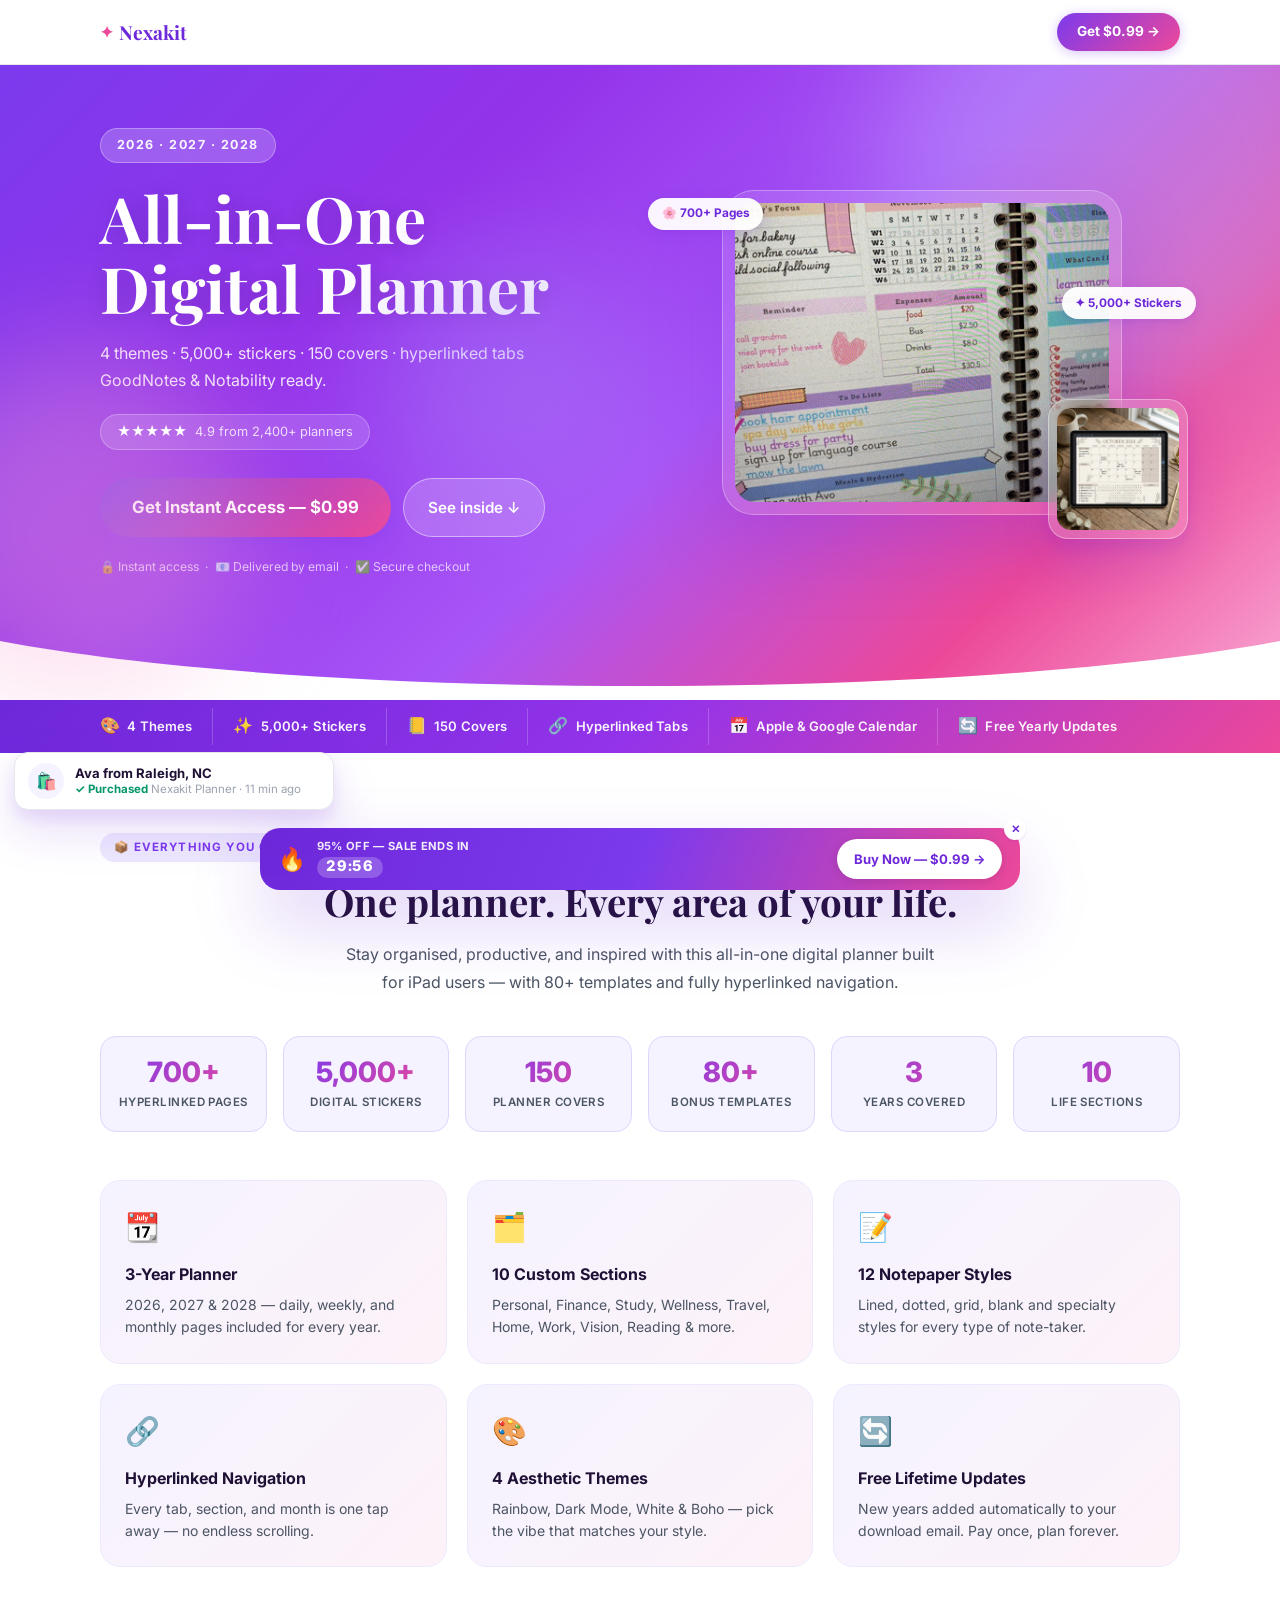
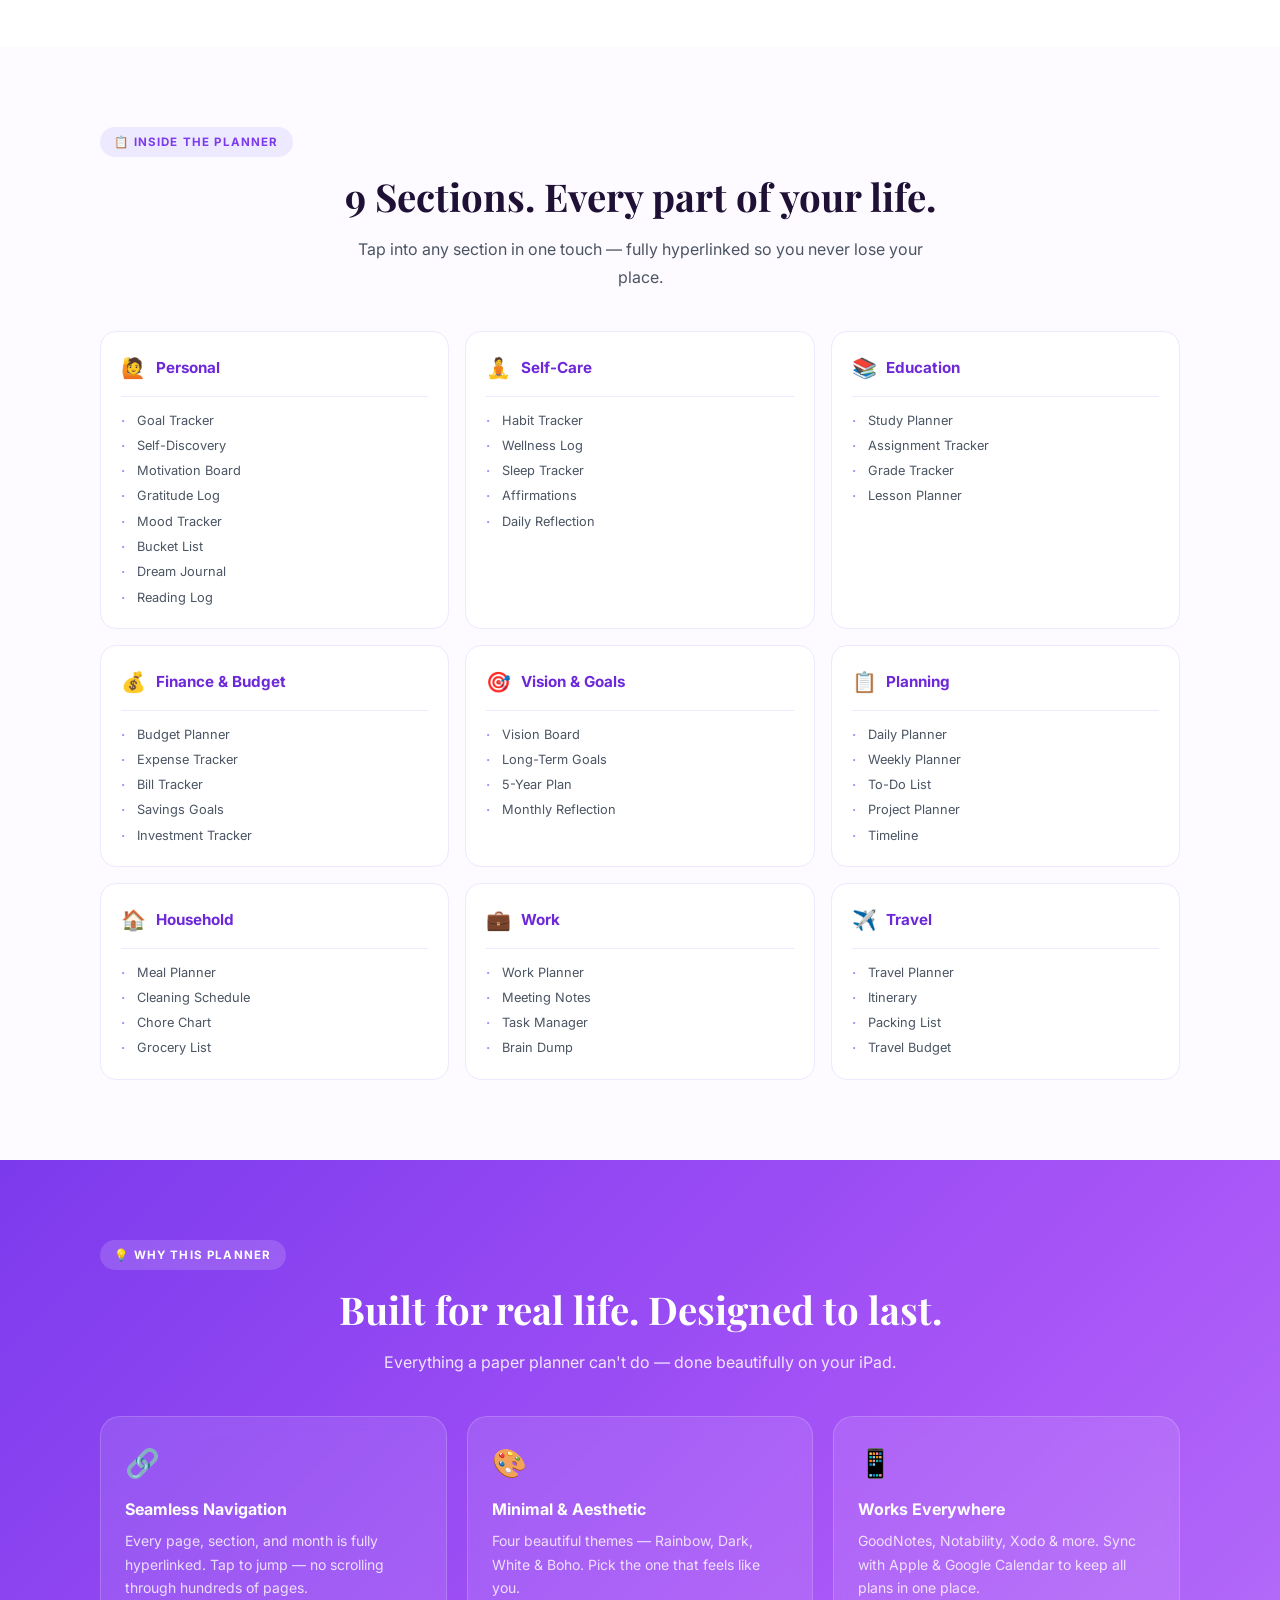
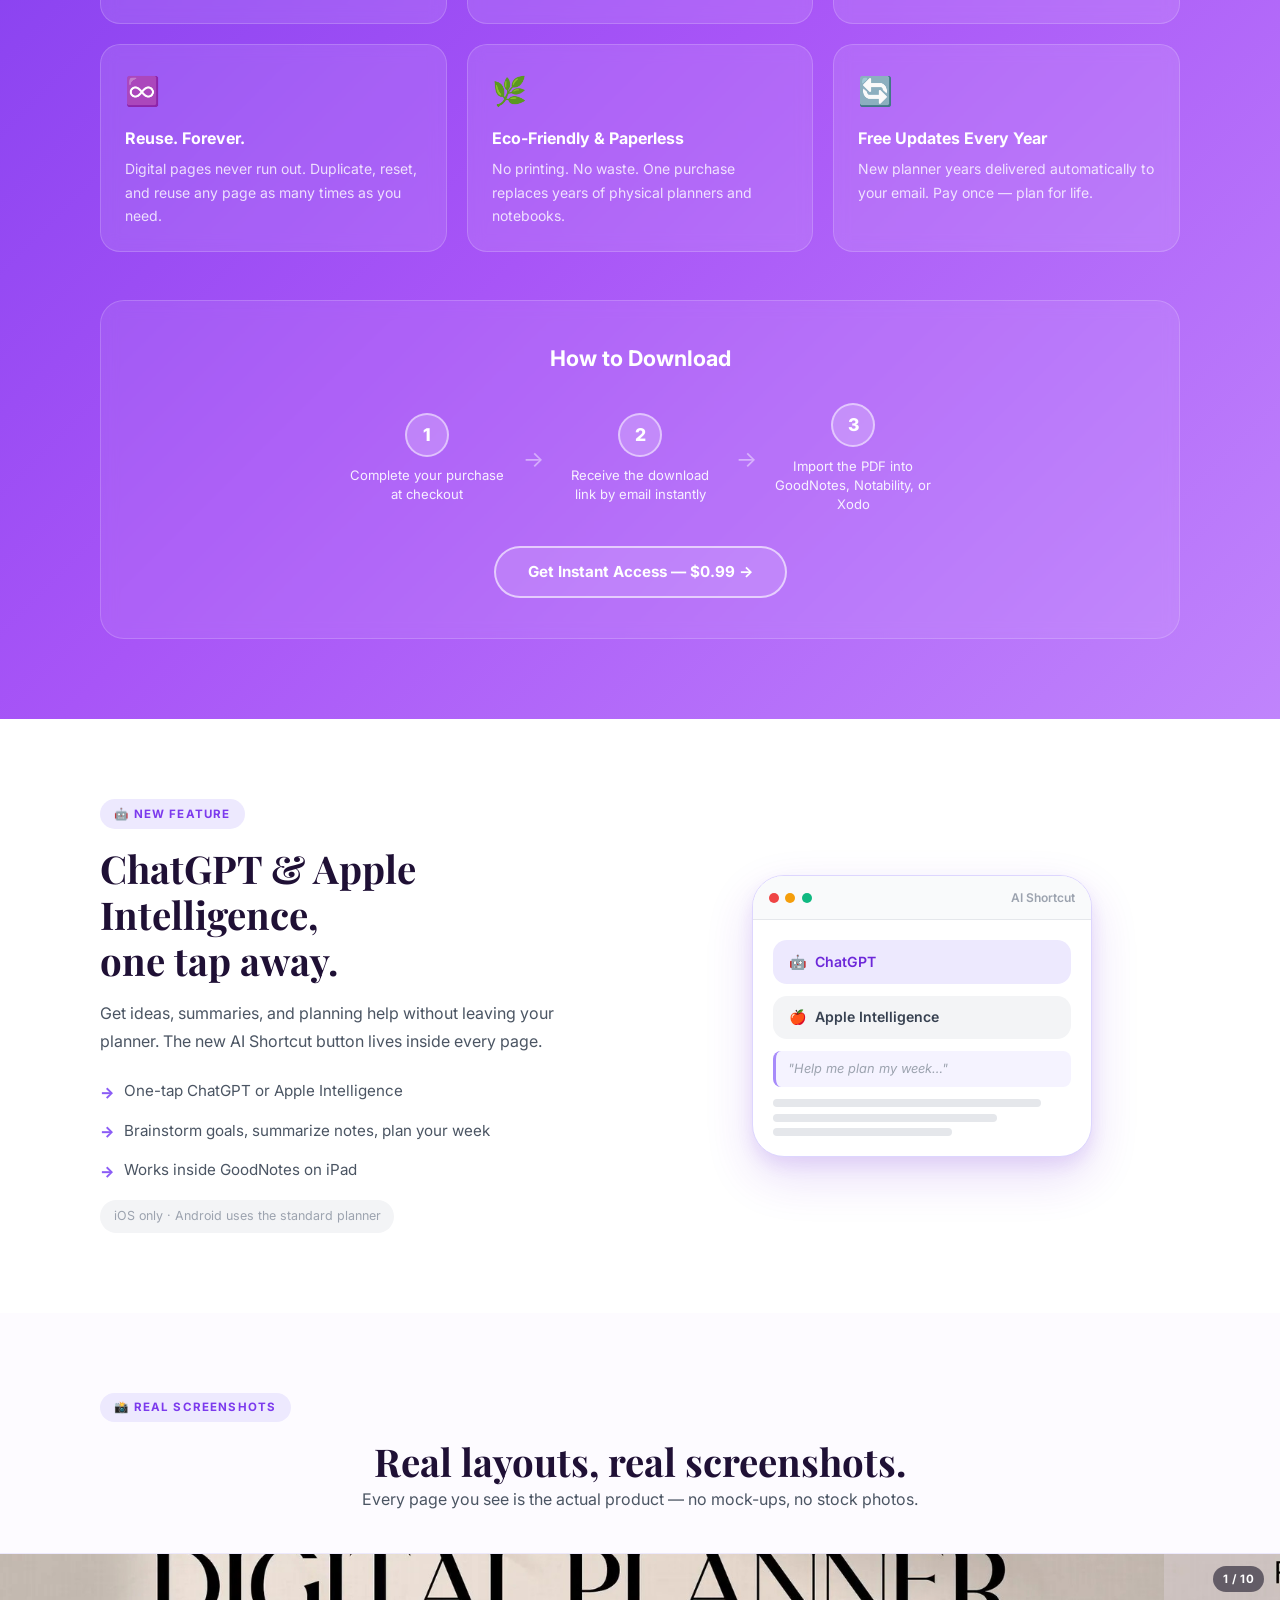
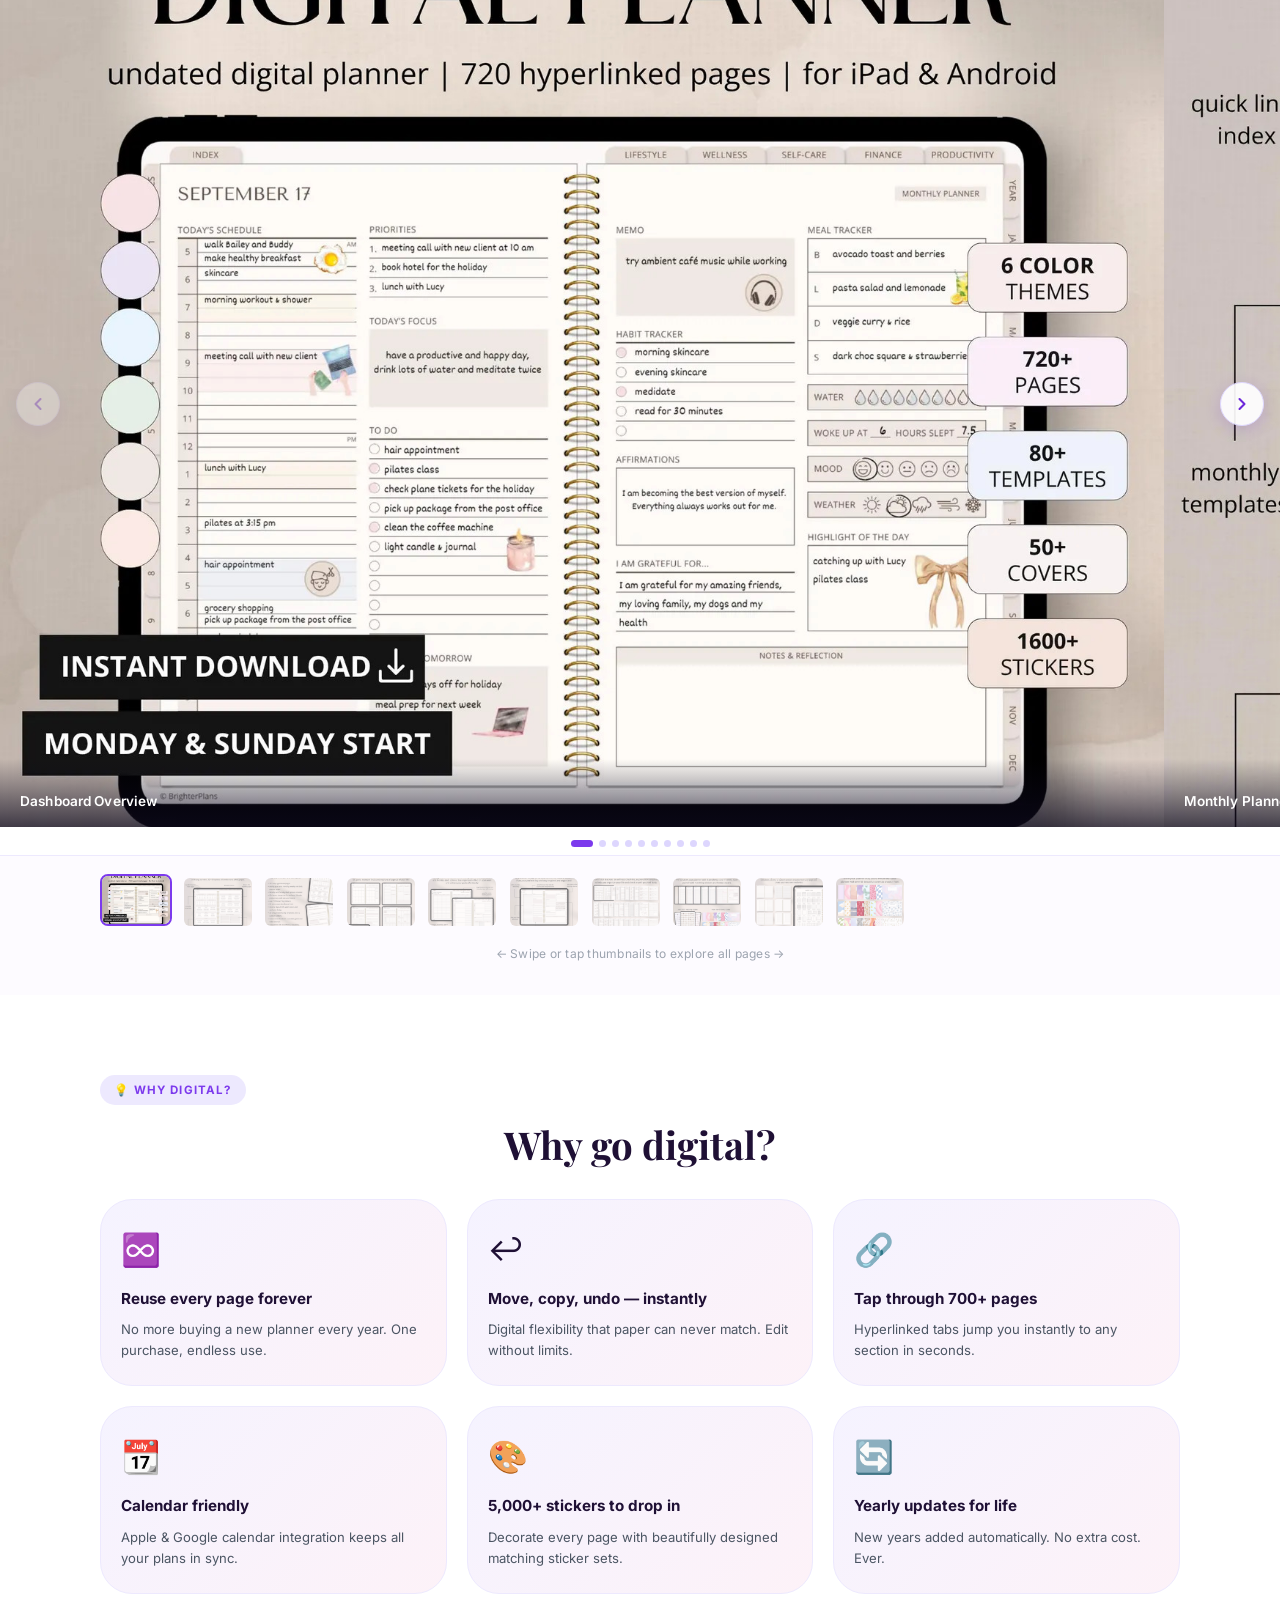
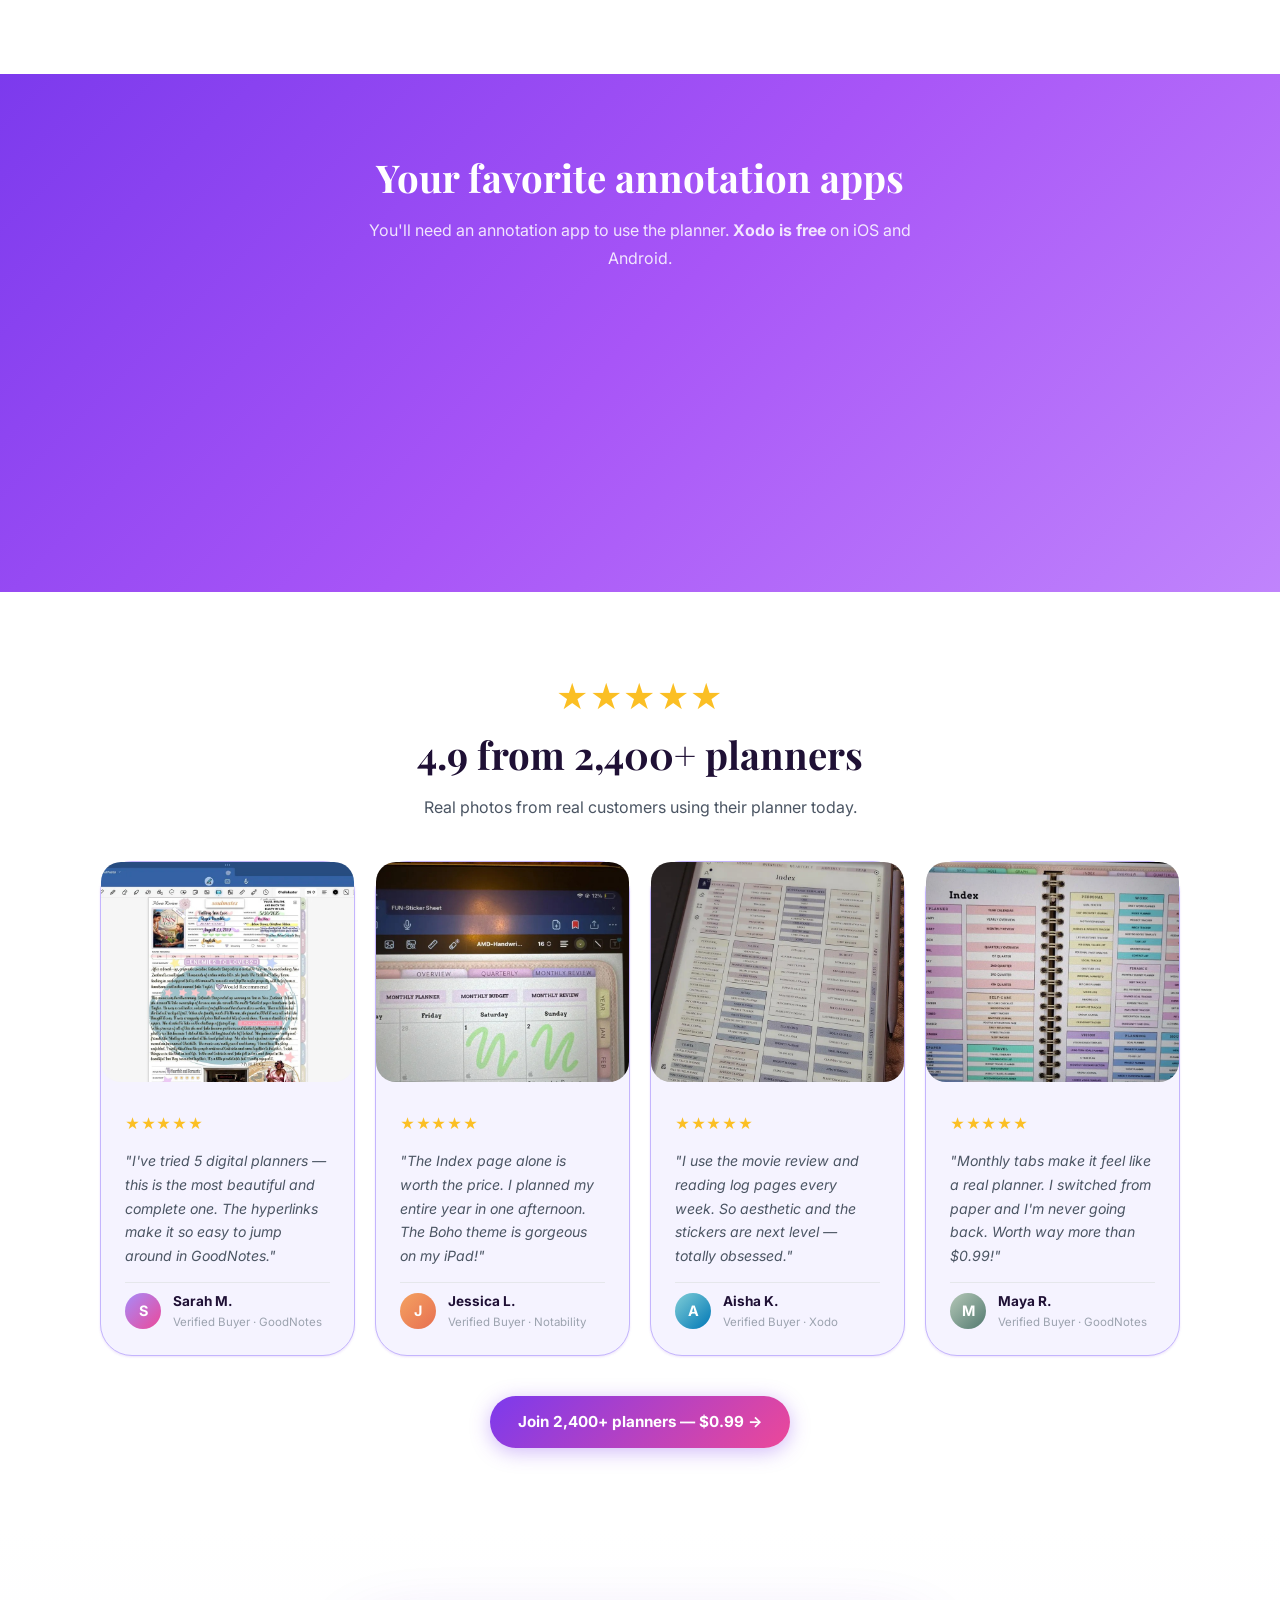
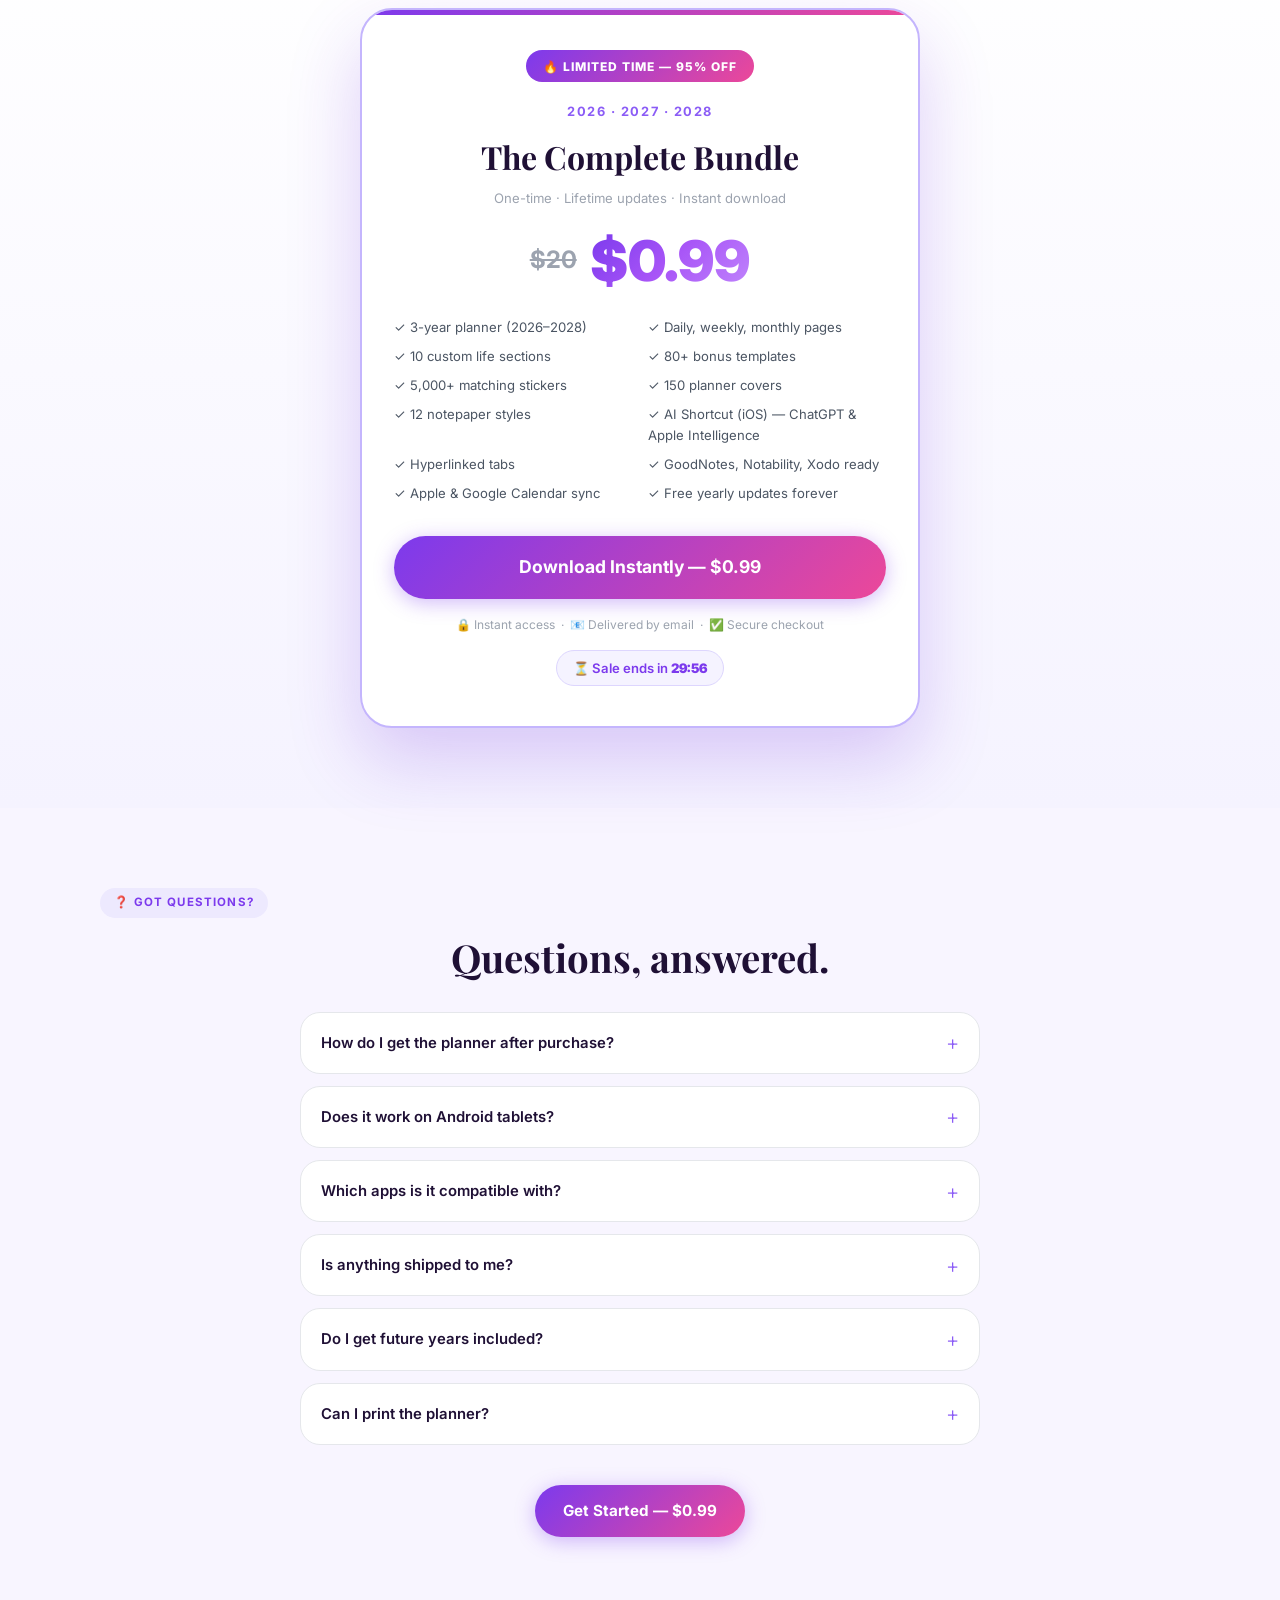
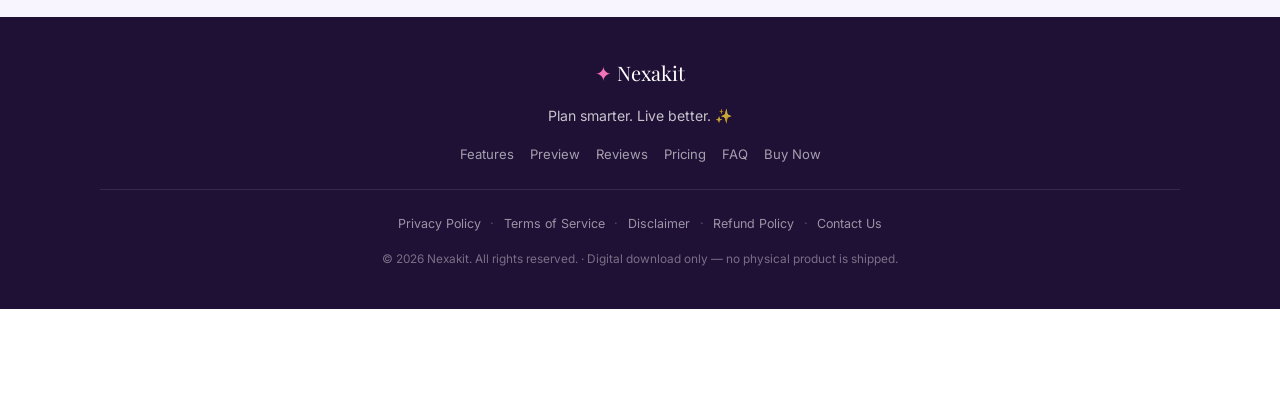
<file: index.html>
<!DOCTYPE html>
<html lang="en">
<head>
  <meta charset="UTF-8" />
  <meta name="viewport" content="width=device-width, initial-scale=1.0" />
  <meta name="description" content="All-in-One Digital Planner 2026–2028. 4 themes · 5,000+ stickers · 150 covers · AI shortcut · GoodNotes & Notability ready. Only $0.99!" />
  <meta property="og:title" content="Nexakit — All-in-One Digital Planner 2026–2028" />
  <meta property="og:description" content="4 themes · 5,000+ stickers · 150 covers · hyperlinked tabs · GoodNotes & Notability ready." />
  <meta property="og:type" content="website" />
  <title>Nexakit — All-in-One Digital Planner 2026·2027·2028</title>
  <link rel="preconnect" href="https://fonts.googleapis.com" />
  <link rel="preconnect" href="https://fonts.gstatic.com" crossorigin />
  <link href="https://fonts.googleapis.com/css2?family=Inter:wght@300;400;500;600;700;800;900&family=Playfair+Display:ital,wght@0,400;0,700;1,400&display=swap" rel="stylesheet" />
  <link rel="stylesheet" href="style.css" />
</head>
<body>

  <!-- ═══ NAVIGATION ═══ -->
  <nav class="nav" id="main-nav" aria-label="Main navigation">
    <div class="nav__inner">
      <a href="#home" class="nav__logo" aria-label="Nexakit Home">
        <span class="nav__logo-mark">✦</span> Nexakit
      </a>
      <a href="https://www.nexakit.store/checkout.html" class="btn-nav-cta" id="nav-cta">Get $0.99 →</a>
    </div>
  </nav>

  <!-- ═══ HERO ═══ -->
  <section class="hero" id="home" aria-labelledby="hero-headline">
    <div class="hero__bg-orb hero__bg-orb--1" aria-hidden="true"></div>
    <div class="hero__bg-orb hero__bg-orb--2" aria-hidden="true"></div>
    <div class="hero__bg-orb hero__bg-orb--3" aria-hidden="true"></div>

    <div class="container hero__inner">
      <div class="hero__content">
        <div class="hero__years-badge">2026 · 2027 · 2028</div>
        <h1 class="hero__headline" id="hero-headline">
          All-in-One<br/>Digital Planner
        </h1>
        <p class="hero__sub">
          4 themes · 5,000+ stickers · 150 covers · hyperlinked tabs<br/>
          GoodNotes &amp; Notability ready.
        </p>
        <div class="hero__stars" aria-label="4.9 out of 5 stars">
          ★★★★★ <span>4.9 from 2,400+ planners</span>
        </div>
        <div class="hero__ctas">
          <a href="https://www.nexakit.store/checkout.html" class="btn-primary btn-hero" id="hero-cta-primary">
            Get Instant Access — $0.99
          </a>
          <a href="#preview" class="btn-ghost" id="hero-cta-secondary">
            See inside ↓
          </a>
        </div>
        <p class="hero__trust">
          🔒 Instant access &nbsp;·&nbsp; 📧 Delivered by email &nbsp;·&nbsp; ✅ Secure checkout
        </p>
      </div>

      <div class="hero__image-wrap" aria-hidden="true">
        <div class="hero__img-card hero__img-card--main">
          <img src="images\hero\digital_planner.gif" alt="Nexakit Digital Planner on iPad" class="hero__img" loading="eager" />
        </div>
        <div class="hero__img-card hero__img-card--float">
          <img src="images/monthly_view.png" alt="Monthly planner view" class="hero__img-float" loading="eager" />
        </div>
        <div class="hero__badge-float hero__badge-float--1">🌸 700+ Pages</div>
        <div class="hero__badge-float hero__badge-float--2">✦ 5,000+ Stickers</div>
      </div>
    </div>

    <!-- wave bottom -->
    <div class="hero__wave" aria-hidden="true">
      <svg viewBox="0 0 1440 80" fill="none" xmlns="http://www.w3.org/2000/svg" preserveAspectRatio="none">
        <path d="M0 0C360 80 1080 80 1440 0V80H0V0Z" fill="#ffffff"/>
      </svg>
    </div>
  </section>



  <!-- ═══ QUICK FEATURE PILL BAR ═══ -->
  <section class="pill-bar" aria-label="Quick feature highlights">
    <div class="pill-bar__inner">
      <div class="pill-bar__item"><span class="pill-bar__icon">🎨</span> 4 Themes</div>
      <div class="pill-bar__divider" aria-hidden="true"></div>
      <div class="pill-bar__item"><span class="pill-bar__icon">✨</span> 5,000+ Stickers</div>
      <div class="pill-bar__divider" aria-hidden="true"></div>
      <div class="pill-bar__item"><span class="pill-bar__icon">📒</span> 150 Covers</div>
      <div class="pill-bar__divider" aria-hidden="true"></div>
      <div class="pill-bar__item"><span class="pill-bar__icon">🔗</span> Hyperlinked Tabs</div>
      <div class="pill-bar__divider" aria-hidden="true"></div>
      <div class="pill-bar__item"><span class="pill-bar__icon">📅</span> Apple &amp; Google Calendar</div>
      <div class="pill-bar__divider" aria-hidden="true"></div>
      <div class="pill-bar__item"><span class="pill-bar__icon">🔄</span> Free Yearly Updates</div>
    </div>
  </section>

  <!-- ═══ WHAT'S INCLUDED ═══ -->
  <section class="included-section section" id="whats-included" aria-labelledby="included-title">
    <div class="container">
      <div class="section-pill-center">📦 Everything You Get</div>
      <h2 class="section-title section-title--center" id="included-title">
        One planner. Every area of your life.
      </h2>
      <p class="section-body section-body--center">
        Stay organised, productive, and inspired with this all-in-one digital planner built for iPad users — with 80+ templates and fully hyperlinked navigation.
      </p>

      <!-- Stat highlights -->
      <div class="included-stats">
        <div class="istat">
          <div class="istat__num">700+</div>
          <div class="istat__label">Hyperlinked Pages</div>
        </div>
        <div class="istat">
          <div class="istat__num">5,000+</div>
          <div class="istat__label">Digital Stickers</div>
        </div>
        <div class="istat">
          <div class="istat__num">150</div>
          <div class="istat__label">Planner Covers</div>
        </div>
        <div class="istat">
          <div class="istat__num">80+</div>
          <div class="istat__label">Bonus Templates</div>
        </div>
        <div class="istat">
          <div class="istat__num">3</div>
          <div class="istat__label">Years Covered</div>
        </div>
        <div class="istat">
          <div class="istat__num">10</div>
          <div class="istat__label">Life Sections</div>
        </div>
      </div>

      <!-- Included checklist -->
      <div class="included-grid">
        <div class="inc-card">
          <div class="inc-card__icon">📆</div>
          <div class="inc-card__title">3-Year Planner</div>
          <div class="inc-card__body">2026, 2027 &amp; 2028 — daily, weekly, and monthly pages included for every year.</div>
        </div>
        <div class="inc-card">
          <div class="inc-card__icon">🗂️</div>
          <div class="inc-card__title">10 Custom Sections</div>
          <div class="inc-card__body">Personal, Finance, Study, Wellness, Travel, Home, Work, Vision, Reading &amp; more.</div>
        </div>
        <div class="inc-card">
          <div class="inc-card__icon">📝</div>
          <div class="inc-card__title">12 Notepaper Styles</div>
          <div class="inc-card__body">Lined, dotted, grid, blank and specialty styles for every type of note-taker.</div>
        </div>
        <div class="inc-card">
          <div class="inc-card__icon">🔗</div>
          <div class="inc-card__title">Hyperlinked Navigation</div>
          <div class="inc-card__body">Every tab, section, and month is one tap away — no endless scrolling.</div>
        </div>
        <div class="inc-card">
          <div class="inc-card__icon">🎨</div>
          <div class="inc-card__title">4 Aesthetic Themes</div>
          <div class="inc-card__body">Rainbow, Dark Mode, White &amp; Boho — pick the vibe that matches your style.</div>
        </div>
        <div class="inc-card">
          <div class="inc-card__icon">🔄</div>
          <div class="inc-card__title">Free Lifetime Updates</div>
          <div class="inc-card__body">New years added automatically to your download email. Pay once, plan forever.</div>
        </div>
      </div>
    </div>
  </section>

  <!-- ═══ PLANNER SECTIONS ═══ -->
  <section class="psections-section section section--cream-bg" id="planner-sections" aria-labelledby="psections-title">
    <div class="container">
      <div class="section-pill-center">📋 Inside the Planner</div>
      <h2 class="section-title section-title--center" id="psections-title">9 Sections. Every part of your life.</h2>
      <p class="section-body section-body--center">Tap into any section in one touch — fully hyperlinked so you never lose your place.</p>
      <div class="psections-grid">

        <div class="psec-card">
          <div class="psec-card__header">
            <span class="psec-card__emoji">🙋</span>
            <span class="psec-card__name">Personal</span>
          </div>
          <ul class="psec-card__list">
            <li>Goal Tracker</li><li>Self-Discovery</li><li>Motivation Board</li>
            <li>Gratitude Log</li><li>Mood Tracker</li><li>Bucket List</li>
            <li>Dream Journal</li><li>Reading Log</li>
          </ul>
        </div>

        <div class="psec-card">
          <div class="psec-card__header">
            <span class="psec-card__emoji">🧘</span>
            <span class="psec-card__name">Self-Care</span>
          </div>
          <ul class="psec-card__list">
            <li>Habit Tracker</li><li>Wellness Log</li><li>Sleep Tracker</li>
            <li>Affirmations</li><li>Daily Reflection</li>
          </ul>
        </div>

        <div class="psec-card">
          <div class="psec-card__header">
            <span class="psec-card__emoji">📚</span>
            <span class="psec-card__name">Education</span>
          </div>
          <ul class="psec-card__list">
            <li>Study Planner</li><li>Assignment Tracker</li>
            <li>Grade Tracker</li><li>Lesson Planner</li>
          </ul>
        </div>

        <div class="psec-card">
          <div class="psec-card__header">
            <span class="psec-card__emoji">💰</span>
            <span class="psec-card__name">Finance &amp; Budget</span>
          </div>
          <ul class="psec-card__list">
            <li>Budget Planner</li><li>Expense Tracker</li><li>Bill Tracker</li>
            <li>Savings Goals</li><li>Investment Tracker</li>
          </ul>
        </div>

        <div class="psec-card">
          <div class="psec-card__header">
            <span class="psec-card__emoji">🎯</span>
            <span class="psec-card__name">Vision &amp; Goals</span>
          </div>
          <ul class="psec-card__list">
            <li>Vision Board</li><li>Long-Term Goals</li>
            <li>5-Year Plan</li><li>Monthly Reflection</li>
          </ul>
        </div>

        <div class="psec-card">
          <div class="psec-card__header">
            <span class="psec-card__emoji">📋</span>
            <span class="psec-card__name">Planning</span>
          </div>
          <ul class="psec-card__list">
            <li>Daily Planner</li><li>Weekly Planner</li><li>To-Do List</li>
            <li>Project Planner</li><li>Timeline</li>
          </ul>
        </div>

        <div class="psec-card">
          <div class="psec-card__header">
            <span class="psec-card__emoji">🏠</span>
            <span class="psec-card__name">Household</span>
          </div>
          <ul class="psec-card__list">
            <li>Meal Planner</li><li>Cleaning Schedule</li>
            <li>Chore Chart</li><li>Grocery List</li>
          </ul>
        </div>

        <div class="psec-card">
          <div class="psec-card__header">
            <span class="psec-card__emoji">💼</span>
            <span class="psec-card__name">Work</span>
          </div>
          <ul class="psec-card__list">
            <li>Work Planner</li><li>Meeting Notes</li>
            <li>Task Manager</li><li>Brain Dump</li>
          </ul>
        </div>

        <div class="psec-card">
          <div class="psec-card__header">
            <span class="psec-card__emoji">✈️</span>
            <span class="psec-card__name">Travel</span>
          </div>
          <ul class="psec-card__list">
            <li>Travel Planner</li><li>Itinerary</li>
            <li>Packing List</li><li>Travel Budget</li>
          </ul>
        </div>

      </div>
    </div>
  </section>

  <!-- ═══ WHY YOU NEED THIS ═══ -->
  <section class="why-need-section section section--purple-bg" id="why-need" aria-labelledby="why-need-title">
    <div class="container">
      <div class="section-pill-center" style="color:#fff;background:rgba(255,255,255,0.15);border-color:rgba(255,255,255,0.25);">💡 Why This Planner</div>
      <h2 class="section-title section-title--center section-title--white" id="why-need-title">Built for real life. Designed to last.</h2>
      <p class="section-body section-body--center section-body--white">Everything a paper planner can't do — done beautifully on your iPad.</p>
      <div class="why-need-grid">
        <div class="wneed-card">
          <div class="wneed-card__icon">🔗</div>
          <h3 class="wneed-card__title">Seamless Navigation</h3>
          <p class="wneed-card__body">Every page, section, and month is fully hyperlinked. Tap to jump — no scrolling through hundreds of pages.</p>
        </div>
        <div class="wneed-card">
          <div class="wneed-card__icon">🎨</div>
          <h3 class="wneed-card__title">Minimal &amp; Aesthetic</h3>
          <p class="wneed-card__body">Four beautiful themes — Rainbow, Dark, White &amp; Boho. Pick the one that feels like you.</p>
        </div>
        <div class="wneed-card">
          <div class="wneed-card__icon">📱</div>
          <h3 class="wneed-card__title">Works Everywhere</h3>
          <p class="wneed-card__body">GoodNotes, Notability, Xodo &amp; more. Sync with Apple &amp; Google Calendar to keep all plans in one place.</p>
        </div>
        <div class="wneed-card">
          <div class="wneed-card__icon">♾️</div>
          <h3 class="wneed-card__title">Reuse. Forever.</h3>
          <p class="wneed-card__body">Digital pages never run out. Duplicate, reset, and reuse any page as many times as you need.</p>
        </div>
        <div class="wneed-card">
          <div class="wneed-card__icon">🌿</div>
          <h3 class="wneed-card__title">Eco-Friendly &amp; Paperless</h3>
          <p class="wneed-card__body">No printing. No waste. One purchase replaces years of physical planners and notebooks.</p>
        </div>
        <div class="wneed-card">
          <div class="wneed-card__icon">🔄</div>
          <h3 class="wneed-card__title">Free Updates Every Year</h3>
          <p class="wneed-card__body">New planner years delivered automatically to your email. Pay once — plan for life.</p>
        </div>
      </div>

      <!-- How to get started -->
      <div class="how-to-wrap">
        <h3 class="how-to__title">How to Download</h3>
        <div class="how-to-steps">
          <div class="how-step">
            <div class="how-step__num">1</div>
            <div class="how-step__text">Complete your purchase at checkout</div>
          </div>
          <div class="how-step__arrow" aria-hidden="true">→</div>
          <div class="how-step">
            <div class="how-step__num">2</div>
            <div class="how-step__text">Receive the download link by email instantly</div>
          </div>
          <div class="how-step__arrow" aria-hidden="true">→</div>
          <div class="how-step">
            <div class="how-step__num">3</div>
            <div class="how-step__text">Import the PDF into GoodNotes, Notability, or Xodo</div>
          </div>
        </div>
        <a href="https://www.nexakit.store/checkout.html" class="btn-primary btn-white-outline" style="margin-top:2rem;display:inline-flex;">Get Instant Access — $0.99 →</a>
      </div>
    </div>
  </section>

  <!-- ═══ AI FEATURE ═══ -->
  <section class="ai-section section" id="ai-feature" aria-labelledby="ai-title">
    <div class="container">
      <div class="ai-section__inner">
        <div class="ai-section__content">
          <div class="section-pill">🤖 NEW FEATURE</div>
          <h2 class="section-title" id="ai-title">
            ChatGPT &amp; Apple Intelligence,<br/>one tap away.
          </h2>
          <p class="section-body">
            Get ideas, summaries, and planning help without leaving your planner. The new AI Shortcut button lives inside every page.
          </p>
          <ul class="ai-section__list">
            <li>
              <span class="ai-list__icon">→</span>
              <span>One-tap ChatGPT or Apple Intelligence</span>
            </li>
            <li>
              <span class="ai-list__icon">→</span>
              <span>Brainstorm goals, summarize notes, plan your week</span>
            </li>
            <li>
              <span class="ai-list__icon">→</span>
              <span>Works inside GoodNotes on iPad</span>
            </li>
          </ul>
          <p class="ai-section__note">iOS only · Android uses the standard planner</p>
        </div>
        <div class="ai-section__visual">
          <div class="ai-card">
            <div class="ai-card__header">
              <div class="ai-card__dot ai-card__dot--red"></div>
              <div class="ai-card__dot ai-card__dot--yellow"></div>
              <div class="ai-card__dot ai-card__dot--green"></div>
              <span class="ai-card__title">AI Shortcut</span>
            </div>
            <div class="ai-card__body">
              <div class="ai-card__btn ai-card__btn--gpt">
                <span>🤖</span> ChatGPT
              </div>
              <div class="ai-card__btn ai-card__btn--apple">
                <span>🍎</span> Apple Intelligence
              </div>
              <p class="ai-card__prompt">"Help me plan my week…"</p>
              <div class="ai-card__response">
                <div class="ai-card__response-line" style="width:90%"></div>
                <div class="ai-card__response-line" style="width:75%"></div>
                <div class="ai-card__response-line" style="width:60%"></div>
              </div>
            </div>
          </div>
        </div>
      </div>
    </div>
  </section>

  <!-- ═══ SCREENSHOT PREVIEW ═══ -->
  <section class="preview-section section" id="preview" aria-labelledby="preview-title">
    <div class="container">
      <div class="section-pill-center">📸 Real Screenshots</div>
      <h2 class="section-title section-title--center" id="preview-title">Real layouts, real screenshots.</h2>
      <p class="section-body section-body--center">Every page you see is the actual product — no mock-ups, no stock photos.</p>
    </div>

    <!-- SLIDER WRAPPER (full bleed) -->
    <div class="planner-slider-wrap" role="region" aria-label="Planner screenshot gallery">

      <!-- Prev / Next arrows -->
      <button class="pslider-arrow pslider-arrow--prev" id="pslide-prev" aria-label="Previous screenshot">
        <svg width="20" height="20" viewBox="0 0 24 24" fill="none" stroke="currentColor" stroke-width="2.5" stroke-linecap="round" stroke-linejoin="round" aria-hidden="true"><polyline points="15 18 9 12 15 6"/></svg>
      </button>
      <button class="pslider-arrow pslider-arrow--next" id="pslide-next" aria-label="Next screenshot">
        <svg width="20" height="20" viewBox="0 0 24 24" fill="none" stroke="currentColor" stroke-width="2.5" stroke-linecap="round" stroke-linejoin="round" aria-hidden="true"><polyline points="9 18 15 12 9 6"/></svg>
      </button>

      <!-- Track -->
      <div class="pslider-track" id="pslider-track">

        <div class="pslide" data-label="Dashboard Overview">
          <div class="pslide__img-wrap">
            <img src="images/planner/planner11.jpg" alt="Planner dashboard overview" loading="lazy" />
          </div>
          <div class="pslide__label">Dashboard Overview</div>
        </div>

        <div class="pslide" data-label="Monthly Planner">
          <div class="pslide__img-wrap">
            <img src="images/planner/planner12.jpg" alt="Monthly planner spread" loading="lazy" />
          </div>
          <div class="pslide__label">Monthly Planner</div>
        </div>

        <div class="pslide" data-label="Weekly Layout">
          <div class="pslide__img-wrap">
            <img src="images/planner/planner13.jpg" alt="Weekly planner layout" loading="lazy" />
          </div>
          <div class="pslide__label">Weekly Layout</div>
        </div>

        <div class="pslide" data-label="Daily Pages">
          <div class="pslide__img-wrap">
            <img src="images/planner/planner14.jpg" alt="Daily planner pages" loading="lazy" />
          </div>
          <div class="pslide__label">Daily Pages</div>
        </div>

        <div class="pslide" data-label="Habit Tracker">
          <div class="pslide__img-wrap">
            <img src="images/planner/planner15.jpg" alt="Habit tracker page" loading="lazy" />
          </div>
          <div class="pslide__label">Habit Tracker</div>
        </div>

        <div class="pslide" data-label="Finance &amp; Budget">
          <div class="pslide__img-wrap">
            <img src="images/planner/planner16.jpg" alt="Finance and budget tracker" loading="lazy" />
          </div>
          <div class="pslide__label">Finance &amp; Budget</div>
        </div>

        <div class="pslide" data-label="Goal Tracker">
          <div class="pslide__img-wrap">
            <img src="images/planner/planner17.jpg" alt="Goal tracker page" loading="lazy" />
          </div>
          <div class="pslide__label">Goal Tracker</div>
        </div>

        <div class="pslide" data-label="Self-Care Log">
          <div class="pslide__img-wrap">
            <img src="images/planner/planner18.jpg" alt="Self-care wellness log" loading="lazy" />
          </div>
          <div class="pslide__label">Self-Care Log</div>
        </div>

        <div class="pslide" data-label="Study Planner">
          <div class="pslide__img-wrap">
            <img src="images/planner/planner19.jpg" alt="Study planner section" loading="lazy" />
          </div>
          <div class="pslide__label">Study Planner</div>
        </div>

        <div class="pslide" data-label="Vision Board">
          <div class="pslide__img-wrap">
            <img src="images/planner/planner20.jpg" alt="Vision board and goals" loading="lazy" />
          </div>
          <div class="pslide__label">Vision Board</div>
        </div>

      </div><!-- /pslider-track -->

      <!-- Dot indicators -->
      <div class="pslider-dots" id="pslider-dots" role="tablist" aria-label="Slide indicators"></div>

      <!-- Counter badge -->
      <div class="pslider-counter" id="pslider-counter" aria-live="polite">1 / 10</div>

    </div><!-- /planner-slider-wrap -->

    <!-- Thumbnail strip -->
    <div class="container">
      <div class="pthumb-strip" id="pthumb-strip" aria-label="Thumbnail navigation">
        <div class="pthumb pthumb--active" data-idx="0"><img src="images/planner/planner11.jpg" alt="Slide 1" loading="lazy" /></div>
        <div class="pthumb" data-idx="1"><img src="images/planner/planner12.jpg" alt="Slide 2" loading="lazy" /></div>
        <div class="pthumb" data-idx="2"><img src="images/planner/planner13.jpg" alt="Slide 3" loading="lazy" /></div>
        <div class="pthumb" data-idx="3"><img src="images/planner/planner14.jpg" alt="Slide 4" loading="lazy" /></div>
        <div class="pthumb" data-idx="4"><img src="images/planner/planner15.jpg" alt="Slide 5" loading="lazy" /></div>
        <div class="pthumb" data-idx="5"><img src="images/planner/planner16.jpg" alt="Slide 6" loading="lazy" /></div>
        <div class="pthumb" data-idx="6"><img src="images/planner/planner17.jpg" alt="Slide 7" loading="lazy" /></div>
        <div class="pthumb" data-idx="7"><img src="images/planner/planner18.jpg" alt="Slide 8" loading="lazy" /></div>
        <div class="pthumb" data-idx="8"><img src="images/planner/planner19.jpg" alt="Slide 9" loading="lazy" /></div>
        <div class="pthumb" data-idx="9"><img src="images/planner/planner20.jpg" alt="Slide 10" loading="lazy" /></div>
      </div>
      <p class="preview-swipe-hint" aria-hidden="true">← Swipe or tap thumbnails to explore all pages →</p>
    </div>

  </section>

  <!-- ═══ WHY DIGITAL ═══ -->
  <section class="why-section section" id="why-digital" aria-labelledby="why-title">
    <div class="container">
      <div class="section-pill-center">💡 Why digital?</div>
      <h2 class="section-title section-title--center" id="why-title">Why go digital?</h2>
      <div class="why-grid">
        <div class="why-card">
          <div class="why-card__icon">♾️</div>
          <h3 class="why-card__title">Reuse every page forever</h3>
          <p class="why-card__body">No more buying a new planner every year. One purchase, endless use.</p>
        </div>
        <div class="why-card">
          <div class="why-card__icon">↩️</div>
          <h3 class="why-card__title">Move, copy, undo — instantly</h3>
          <p class="why-card__body">Digital flexibility that paper can never match. Edit without limits.</p>
        </div>
        <div class="why-card">
          <div class="why-card__icon">🔗</div>
          <h3 class="why-card__title">Tap through 700+ pages</h3>
          <p class="why-card__body">Hyperlinked tabs jump you instantly to any section in seconds.</p>
        </div>
        <div class="why-card">
          <div class="why-card__icon">📆</div>
          <h3 class="why-card__title">Calendar friendly</h3>
          <p class="why-card__body">Apple &amp; Google calendar integration keeps all your plans in sync.</p>
        </div>
        <div class="why-card">
          <div class="why-card__icon">🎨</div>
          <h3 class="why-card__title">5,000+ stickers to drop in</h3>
          <p class="why-card__body">Decorate every page with beautifully designed matching sticker sets.</p>
        </div>
        <div class="why-card">
          <div class="why-card__icon">🔄</div>
          <h3 class="why-card__title">Yearly updates for life</h3>
          <p class="why-card__body">New years added automatically. No extra cost. Ever.</p>
        </div>
      </div>
    </div>
  </section>

  <!-- ═══ COMPATIBLE APPS ═══ -->
  <section class="apps-section section section--purple-bg" id="apps" aria-labelledby="apps-title">
    <div class="container">
      <h2 class="section-title section-title--center section-title--white" id="apps-title">Your favorite annotation apps</h2>
      <p class="section-body section-body--center section-body--white">
        You'll need an annotation app to use the planner. <strong>Xodo is free</strong> on iOS and Android.
      </p>
      <div class="apps-grid">
        <div class="app-card">
          <div class="app-card__icon" style="background:#00A3E0;">
            <svg width="32" height="32" viewBox="0 0 40 40" fill="none" xmlns="http://www.w3.org/2000/svg">
              <text x="4" y="30" font-size="30" fill="white">G</text>
            </svg>
          </div>
          <div class="app-card__name">GoodNotes 6</div>
          <div class="app-card__platform">iOS &amp; iPadOS</div>
          <div class="app-card__badge app-card__badge--best">Best for iPad</div>
        </div>
        <div class="app-card">
          <div class="app-card__icon" style="background:#E8524A;">
            <svg width="32" height="32" viewBox="0 0 40 40" fill="none" xmlns="http://www.w3.org/2000/svg">
              <text x="4" y="30" font-size="30" fill="white">N</text>
            </svg>
          </div>
          <div class="app-card__name">Notability</div>
          <div class="app-card__platform">iOS &amp; Mac</div>
          <div class="app-card__badge app-card__badge--popular">Popular</div>
        </div>
        <div class="app-card">
          <div class="app-card__icon" style="background:#FF6B35;">
            <svg width="32" height="32" viewBox="0 0 40 40" fill="none" xmlns="http://www.w3.org/2000/svg">
              <text x="4" y="30" font-size="30" fill="white">X</text>
            </svg>
          </div>
          <div class="app-card__name">Xodo</div>
          <div class="app-card__platform">iOS, Android &amp; Web</div>
          <div class="app-card__badge app-card__badge--free">Free!</div>
        </div>
        <div class="app-card">
          <div class="app-card__icon" style="background:#5856D6;">
            <svg width="32" height="32" viewBox="0 0 40 40" fill="none" xmlns="http://www.w3.org/2000/svg">
              <text x="4" y="30" font-size="30" fill="white">S</text>
            </svg>
          </div>
          <div class="app-card__name">Samsung Notes</div>
          <div class="app-card__platform">Android</div>
          <div class="app-card__badge app-card__badge--android">Android</div>
        </div>
      </div>
    </div>
  </section>

  <!-- ═══ REVIEWS ═══ -->
  <section class="reviews-section section" id="reviews" aria-labelledby="reviews-title">
    <div class="container">
      <div class="reviews-header">
        <div class="reviews-stars" aria-label="4.9 out of 5 stars">★★★★★</div>
        <h2 class="section-title section-title--center" id="reviews-title">4.9 from 2,400+ planners</h2>
        <p class="section-body section-body--center">Real photos from real customers using their planner today.</p>
      </div>
      <div class="reviews-grid">
        <div class="review-card review-card--featured">
          <div class="review-card__img-wrap">
            <img src="images\reviews\review1.jpg" alt="Customer using movie review page" class="review-card__img" loading="lazy" />
          </div>
          <div class="review-card__stars">★★★★★</div>
          <p class="review-card__text">"I've tried 5 digital planners — this is the most beautiful and complete one. The hyperlinks make it so easy to jump around in GoodNotes."</p>
          <div class="review-card__author">
            <div class="review-card__avatar" style="background:linear-gradient(135deg,#A78BFA,#EC4899)">S</div>
            <div>
              <div class="review-card__name">Sarah M.</div>
              <div class="review-card__meta">Verified Buyer · GoodNotes</div>
            </div>
          </div>
        </div>
        <div class="review-card review-card--featured">
          <div class="review-card__img-wrap">
            <img src="images\reviews\review2.jpg" alt="Customer using monthly planner" class="review-card__img" loading="lazy" />
          </div>
          <div class="review-card__stars">★★★★★</div>
          <p class="review-card__text">"The Index page alone is worth the price. I planned my entire year in one afternoon. The Boho theme is gorgeous on my iPad!"</p>
          <div class="review-card__author">
            <div class="review-card__avatar" style="background:linear-gradient(135deg,#F4A261,#E76F51)">J</div>
            <div>
              <div class="review-card__name">Jessica L.</div>
              <div class="review-card__meta">Verified Buyer · Notability</div>
            </div>
          </div>
        </div>
        <div class="review-card review-card--featured">
          <div class="review-card__img-wrap">
            <img src="images\reviews\review3.jpg" alt="Customer using index page" class="review-card__img" loading="lazy" />
          </div>
          <div class="review-card__stars">★★★★★</div>
          <p class="review-card__text">"I use the movie review and reading log pages every week. So aesthetic and the stickers are next level — totally obsessed."</p>
          <div class="review-card__author">
            <div class="review-card__avatar" style="background:linear-gradient(135deg,#80CED7,#0077B6)">A</div>
            <div>
              <div class="review-card__name">Aisha K.</div>
              <div class="review-card__meta">Verified Buyer · Xodo</div>
            </div>
          </div>
        </div>
        <div class="review-card review-card--featured">
          <div class="review-card__img-wrap">
            <img src="images\reviews\review4.jpg" alt="Customer using sticker sheet" class="review-card__img" loading="lazy" />
          </div>
          <div class="review-card__stars">★★★★★</div>
          <p class="review-card__text">"Monthly tabs make it feel like a real planner. I switched from paper and I'm never going back. Worth way more than $0.99!"</p>
          <div class="review-card__author">
            <div class="review-card__avatar" style="background:linear-gradient(135deg,#B5C8B8,#52796F)">M</div>
            <div>
              <div class="review-card__name">Maya R.</div>
              <div class="review-card__meta">Verified Buyer · GoodNotes</div>
            </div>
          </div>
        </div>
      </div>
      <div class="reviews-cta-wrap">
        <a href="https://www.nexakit.store/checkout.html" class="btn-primary" id="reviews-cta">Join 2,400+ planners — $0.99 →</a>
      </div>
    </div>
  </section>

  <!-- ═══ PRICING ═══ -->
  <section class="pricing-section section" id="pricing" aria-labelledby="pricing-title">
    <div class="container">
      <div class="pricing-card">
        <div class="pricing-card__badge">🔥 LIMITED TIME — 95% OFF</div>
        <div class="pricing-card__years">2026 · 2027 · 2028</div>
        <h2 class="pricing-card__title" id="pricing-title">The Complete Bundle</h2>
        <p class="pricing-card__sub">One-time · Lifetime updates · Instant download</p>
        <div class="pricing-card__price">
          <span class="pricing-card__was">$20</span>
          <span class="pricing-card__now">$0.99</span>
        </div>
        <div class="pricing-card__features">
          <div class="pricing-feature">✓ 3-year planner (2026–2028)</div>
          <div class="pricing-feature">✓ Daily, weekly, monthly pages</div>
          <div class="pricing-feature">✓ 10 custom life sections</div>
          <div class="pricing-feature">✓ 80+ bonus templates</div>
          <div class="pricing-feature">✓ 5,000+ matching stickers</div>
          <div class="pricing-feature">✓ 150 planner covers</div>
          <div class="pricing-feature">✓ 12 notepaper styles</div>
          <div class="pricing-feature">✓ AI Shortcut (iOS) — ChatGPT &amp; Apple Intelligence</div>
          <div class="pricing-feature">✓ Hyperlinked tabs</div>
          <div class="pricing-feature">✓ GoodNotes, Notability, Xodo ready</div>
          <div class="pricing-feature">✓ Apple &amp; Google Calendar sync</div>
          <div class="pricing-feature">✓ Free yearly updates forever</div>
        </div>
        <a href="https://www.nexakit.store/checkout.html" class="btn-primary btn-full btn-pricing" id="pricing-cta">
          Download Instantly — $0.99
        </a>
        <p class="pricing-card__trust">
          🔒 Instant access &nbsp;·&nbsp; 📧 Delivered by email &nbsp;·&nbsp; ✅ Secure checkout
        </p>
        <div class="pricing-countdown">
          ⏳ Sale ends in <span class="pricing-timer" id="pricing-timer">29:47</span>
        </div>
      </div>
    </div>
  </section>

  <!-- ═══ FAQ ═══ -->
  <section class="faq-section section section--cream-bg" id="faq" aria-labelledby="faq-title">
    <div class="container">
      <div class="section-pill-center">❓ Got questions?</div>
      <h2 class="section-title section-title--center" id="faq-title">Questions, answered.</h2>
      <div class="faq-list" id="faq-list">

        <div class="faq-item">
          <button class="faq-q" aria-expanded="false">
            How do I get the planner after purchase?
            <span class="faq-icon">+</span>
          </button>
          <div class="faq-a" hidden>
            Right after checkout you'll receive an email with an instant download link to a ZIP with the planner PDFs, stickers and covers.
          </div>
        </div>

        <div class="faq-item">
          <button class="faq-q" aria-expanded="false">
            Does it work on Android tablets?
            <span class="faq-icon">+</span>
          </button>
          <div class="faq-a" hidden>
            Yes! Use any tablet that supports PDF annotation apps — Xodo (free), Noteshelf, Samsung Notes. The AI Shortcut feature is iOS-only.
          </div>
        </div>

        <div class="faq-item">
          <button class="faq-q" aria-expanded="false">
            Which apps is it compatible with?
            <span class="faq-icon">+</span>
          </button>
          <div class="faq-a" hidden>
            Absolutely. Optimized for GoodNotes, Notability, Penly, Noteshelf and Xodo. The hyperlinks work in all of these apps.
          </div>
        </div>

        <div class="faq-item">
          <button class="faq-q" aria-expanded="false">
            Is anything shipped to me?
            <span class="faq-icon">+</span>
          </button>
          <div class="faq-a" hidden>
            No — digital download only. Nothing is shipped. Start planning in minutes after your purchase.
          </div>
        </div>

        <div class="faq-item">
          <button class="faq-q" aria-expanded="false">
            Do I get future years included?
            <span class="faq-icon">+</span>
          </button>
          <div class="faq-a" hidden>
            Yes! Free yearly updates for life, delivered to the same download email. Pay once, plan forever.
          </div>
        </div>

        <div class="faq-item">
          <button class="faq-q" aria-expanded="false">
            Can I print the planner?
            <span class="faq-icon">+</span>
          </button>
          <div class="faq-a" hidden>
            Yes, all pages are printable. However, the hyperlinks and interactive features only work digitally on a tablet or phone.
          </div>
        </div>

      </div>
      <div class="faq-cta-wrap">
        <a href="https://www.nexakit.store/checkout.html" class="btn-primary" id="faq-cta">Get Started — $0.99</a>
      </div>
    </div>
  </section>

  <!-- ═══ FOOTER ═══ -->
  <footer class="footer" role="contentinfo">
    <div class="container footer__inner">
      <div class="footer__logo">
        <span class="footer__logo-mark">✦</span> Nexakit
      </div>
      <p class="footer__tagline">Plan smarter. Live better. ✨</p>
      <div class="footer__links">
        <a href="#features">Features</a>
        <a href="#preview">Preview</a>
        <a href="#reviews">Reviews</a>
        <a href="#pricing">Pricing</a>
        <a href="#faq">FAQ</a>
        <a href="https://www.nexakit.store/checkout.html">Buy Now</a>
      </div>
      <div class="footer__divider"></div>
      <div class="footer__legal-links">
        <a href="privacy.html">Privacy Policy</a>
        <span class="footer__dot">·</span>
        <a href="terms.html">Terms of Service</a>
        <span class="footer__dot">·</span>
        <a href="disclaimer.html">Disclaimer</a>
        <span class="footer__dot">·</span>
        <a href="refund.html">Refund Policy</a>
        <span class="footer__dot">·</span>
        <a href="mailto:support@nexakit.store">Contact Us</a>
      </div>
      <p class="footer__copy">© 2026 Nexakit. All rights reserved. · Digital download only — no physical product is shipped.</p>
    </div>
  </footer>

  <!-- ═══ LIVE BUY NOTIFICATION TOAST ═══ -->
  <div class="buy-toast-wrap" id="buy-toast-wrap" aria-hidden="true"></div>

  <!-- ═══ FLOATING OFFER BANNER (BOTTOM) ═══ -->
  <div class="offer-bar" id="offer-bar">
    <div class="offer-bar__card">
      <button class="offer-bar__close" id="offer-bar-close" aria-label="Dismiss offer banner">✕</button>
      <span class="offer-bar__icon" aria-hidden="true">🔥</span>
      <div class="offer-bar__text">
        <span class="offer-bar__label">95% OFF — Sale ends in</span>
        <span class="offer-bar__timer" id="offer-bar-timer">29:47</span>
      </div>
      <a href="https://www.nexakit.store/checkout.html" class="offer-bar__cta" id="offer-bar-cta">Buy Now — $0.99 →</a>
    </div>
  </div>

  <script src="script.js"></script>
</body>
</html>
</file>
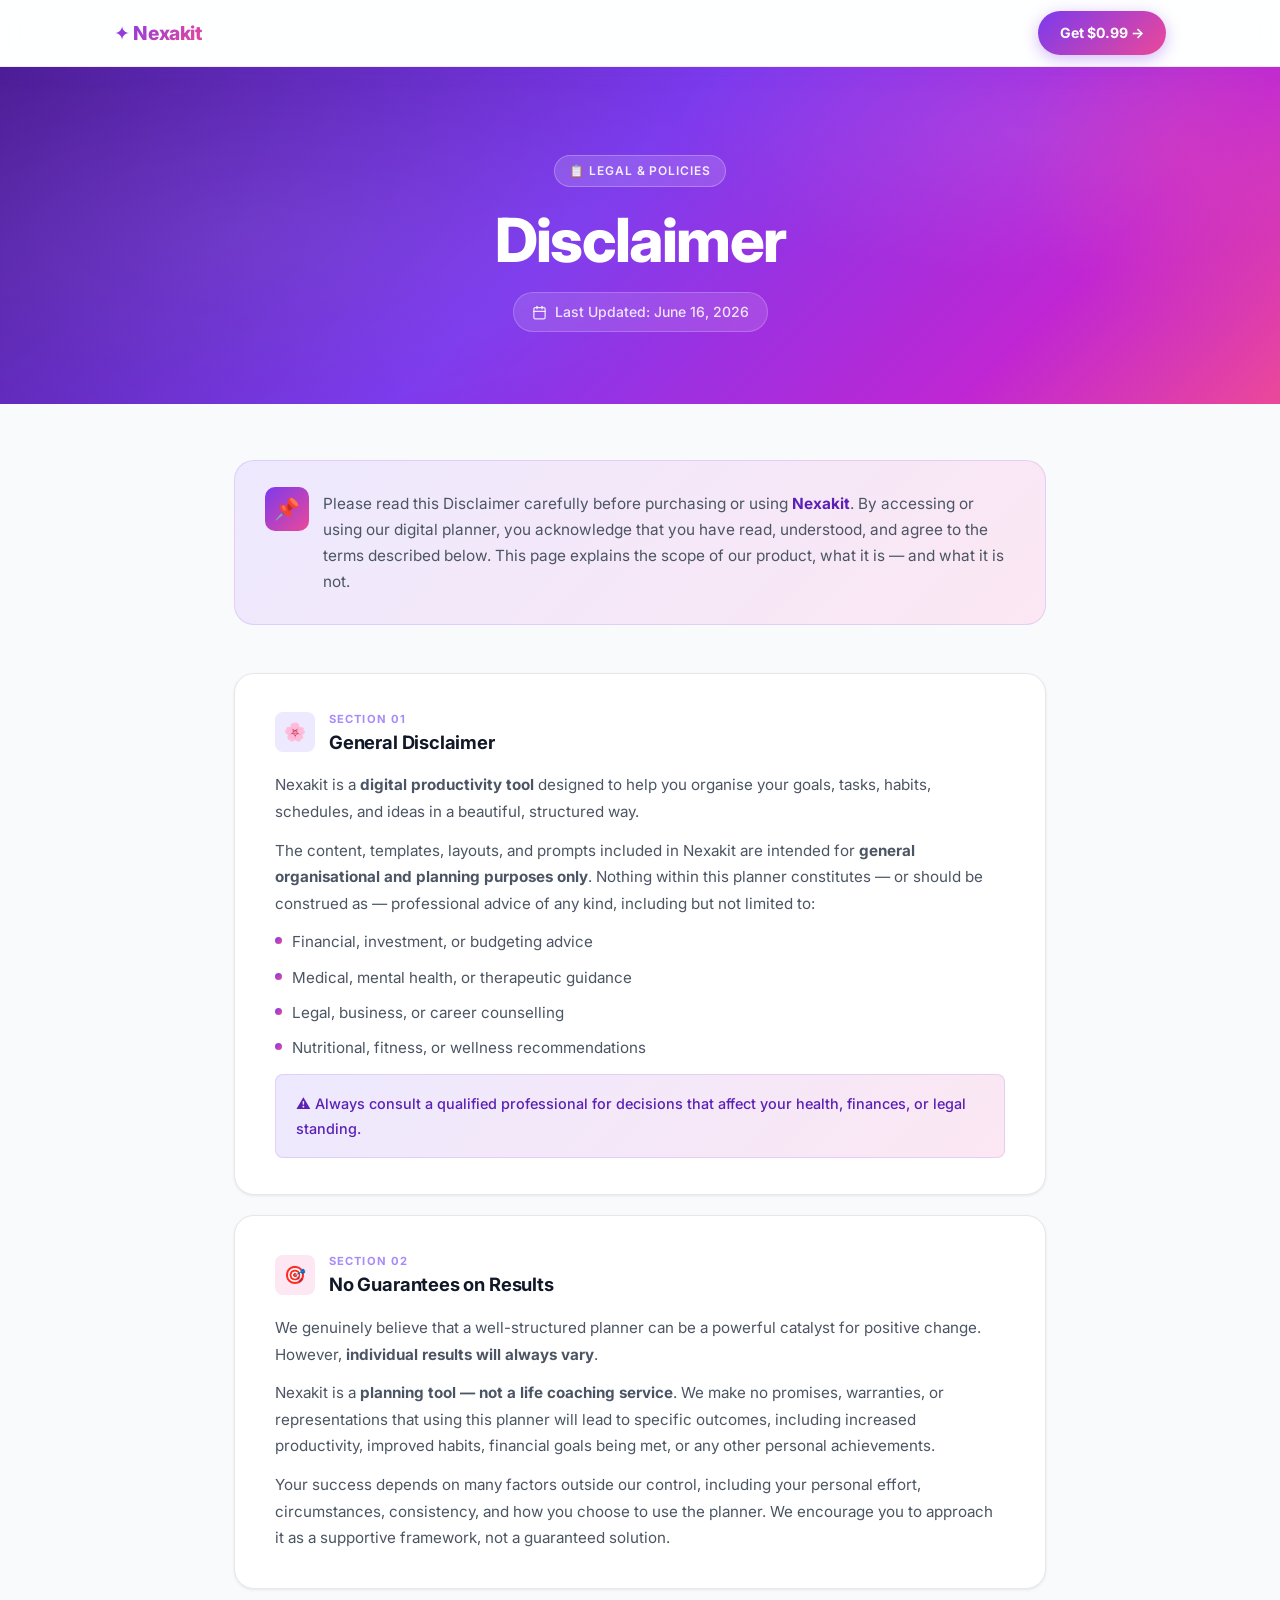
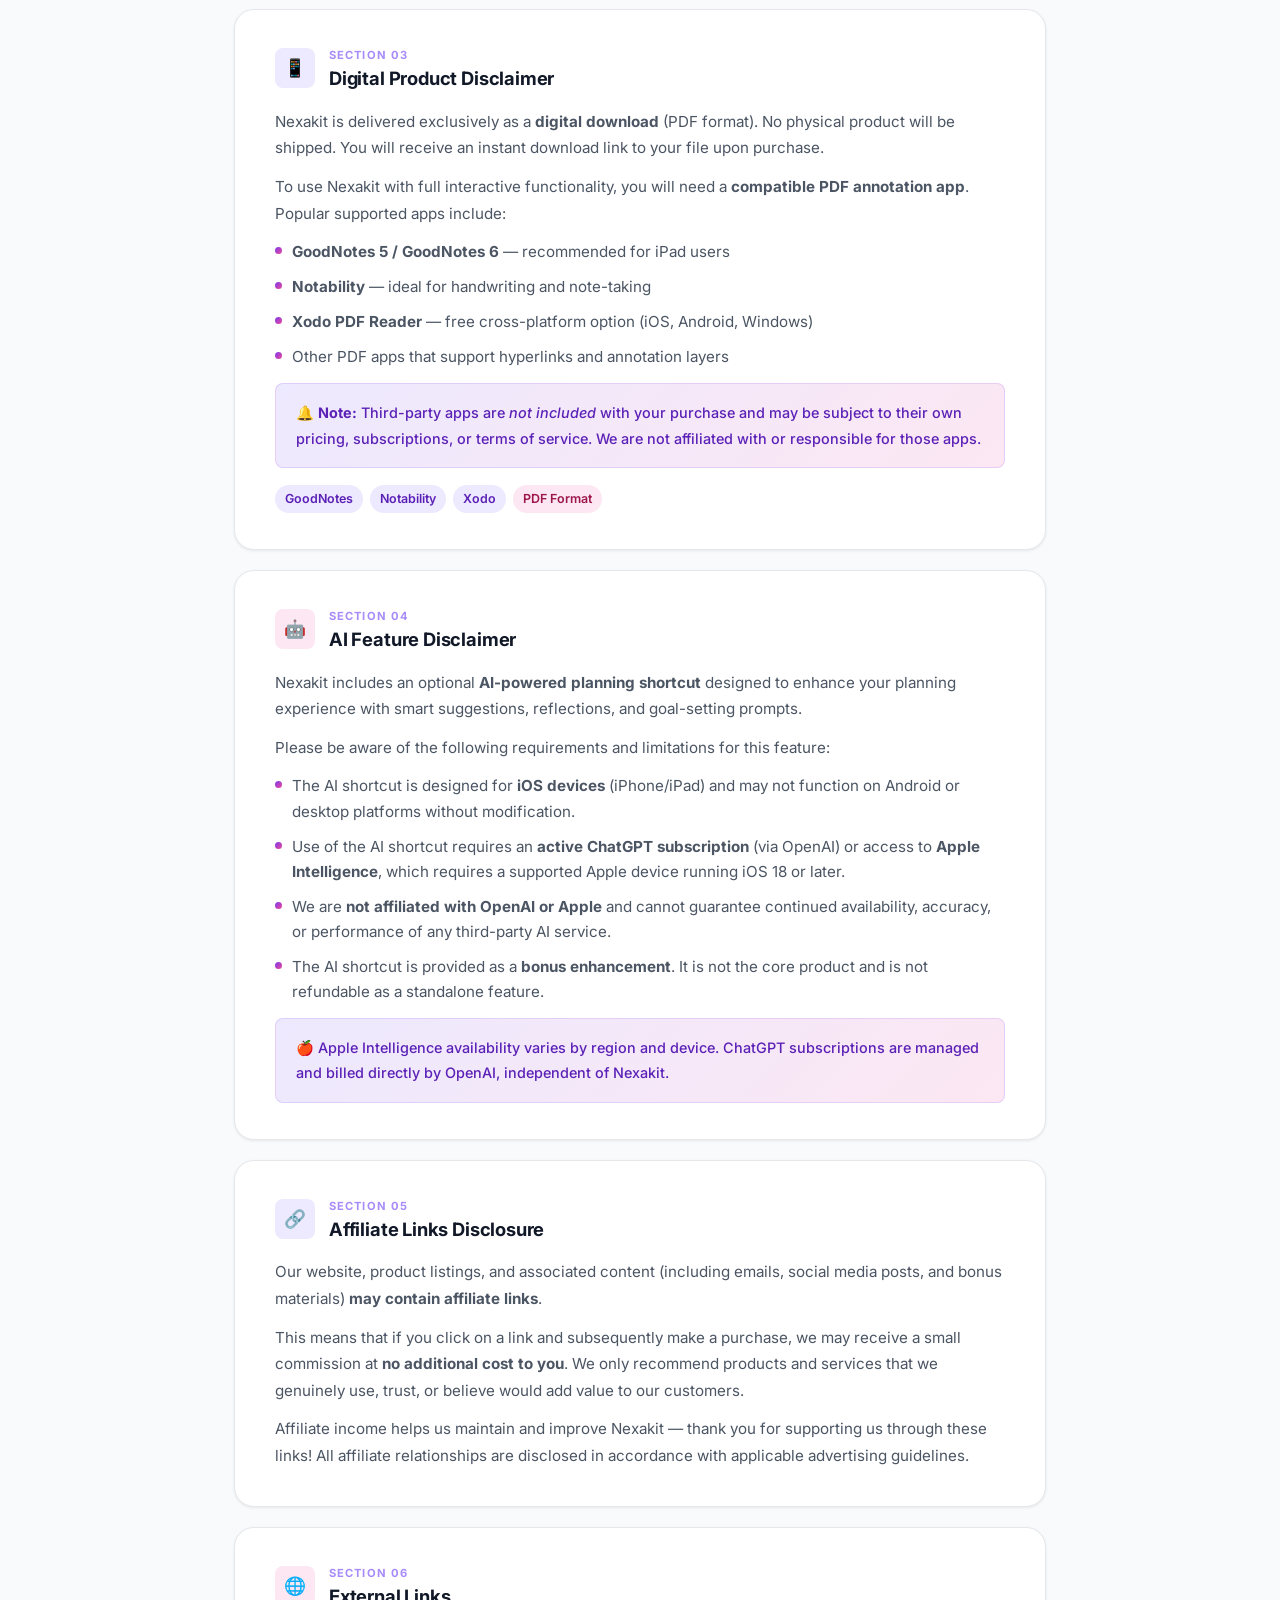
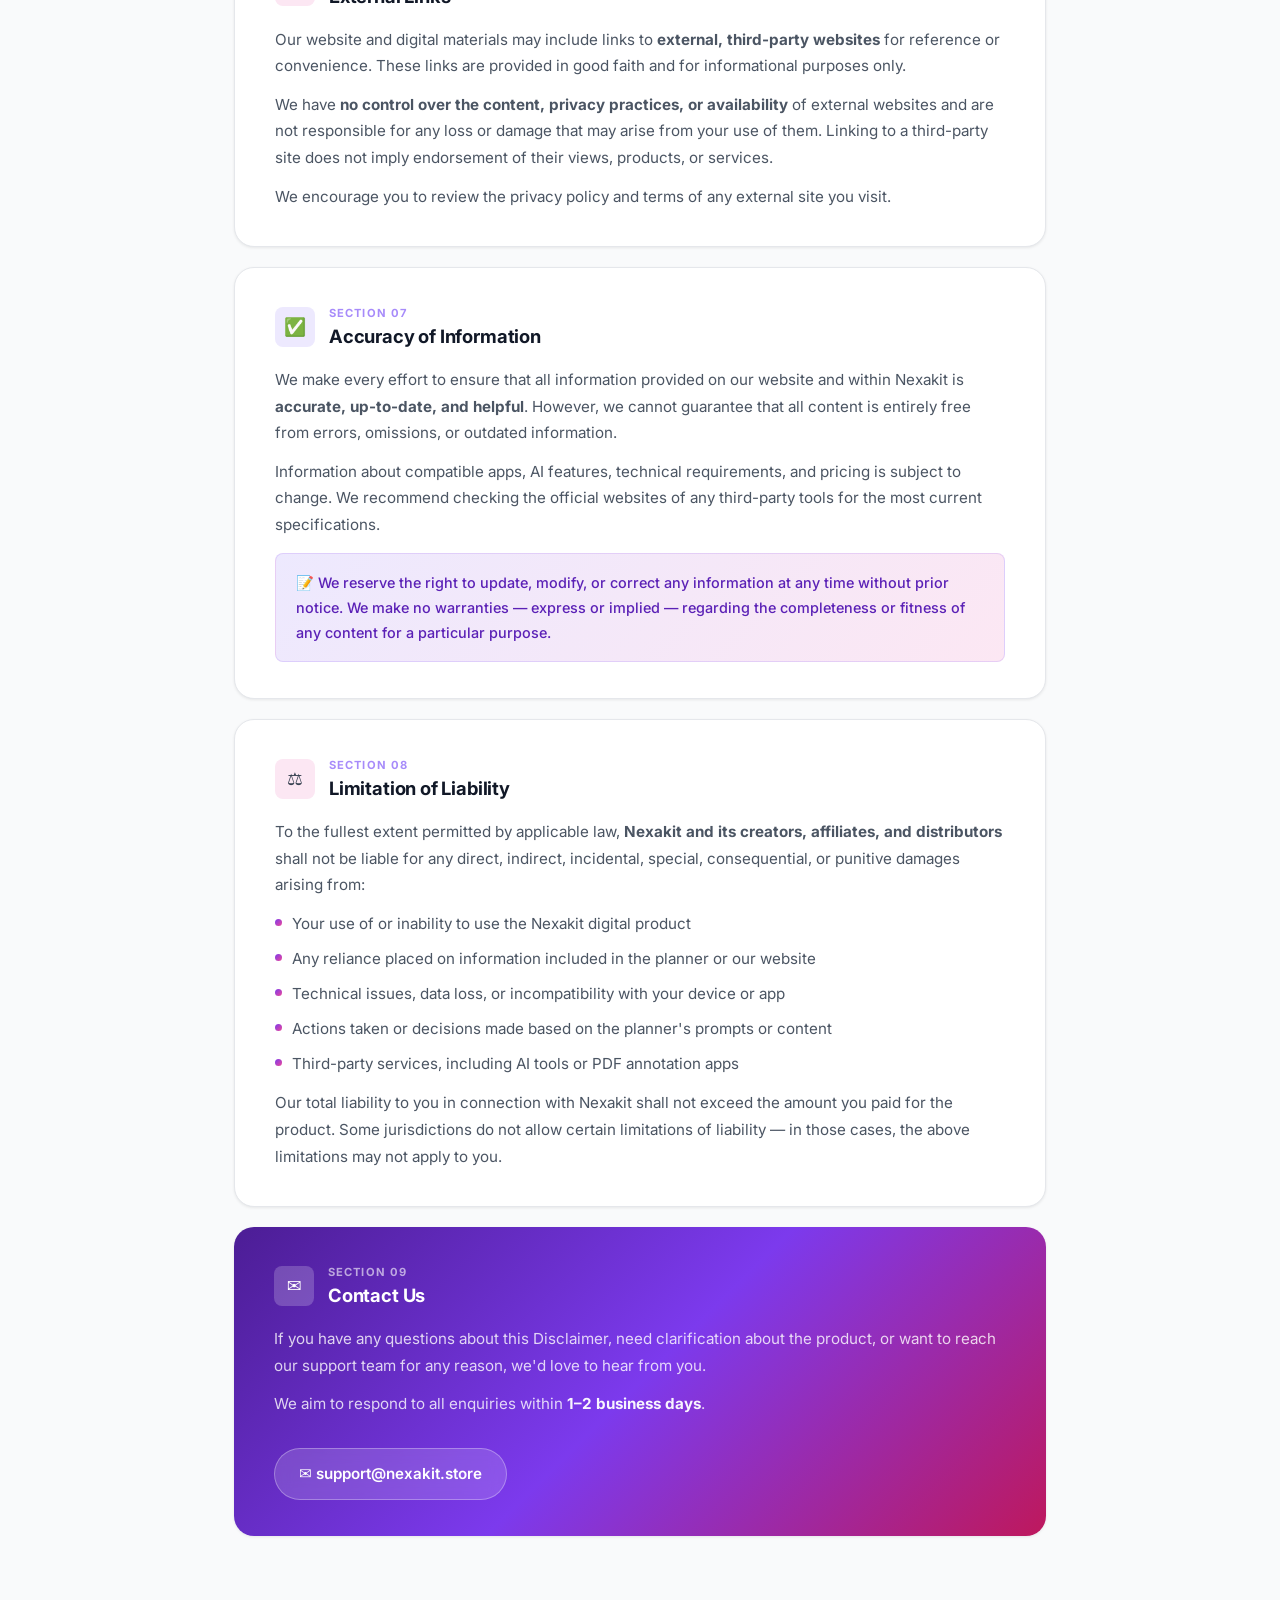
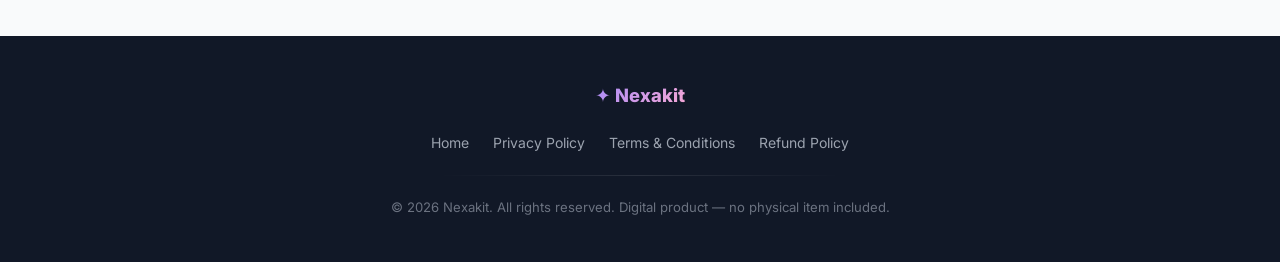
<file: disclaimer.html>
<!DOCTYPE html>
<html lang="en">
<head>
  <meta charset="UTF-8" />
  <meta name="viewport" content="width=device-width, initial-scale=1.0" />
  <title>Disclaimer | Nexakit</title>
  <meta name="description" content="Read the official Disclaimer for Nexakit — a premium digital planner for GoodNotes, Notability, and Xodo. Understand our policies on results, AI features, and affiliate links." />
  <link rel="preconnect" href="https://fonts.googleapis.com" />
  <link rel="preconnect" href="https://fonts.gstatic.com" crossorigin />
  <link href="https://fonts.googleapis.com/css2?family=Inter:wght@300;400;500;600;700;800&display=swap" rel="stylesheet" />
  <style>
    /* ─── Reset & Base ─── */
    *, *::before, *::after { box-sizing: border-box; margin: 0; padding: 0; }

    :root {
      --purple:       #7C3AED;
      --purple-dark:  #5B21B6;
      --purple-light: #A78BFA;
      --purple-pale:  #EDE9FE;
      --pink:         #EC4899;
      --pink-light:   #F9A8D4;
      --white:        #FFFFFF;
      --gray-50:      #F9FAFB;
      --gray-100:     #F3F4F6;
      --gray-200:     #E5E7EB;
      --gray-400:     #9CA3AF;
      --gray-500:     #6B7280;
      --gray-600:     #4B5563;
      --gray-700:     #374151;
      --gray-900:     #111827;
      --radius-sm:    8px;
      --radius-md:    14px;
      --radius-lg:    20px;
      --shadow-sm:    0 1px 3px rgba(0,0,0,.08);
      --shadow-md:    0 4px 20px rgba(124,58,237,.12);
      --shadow-lg:    0 12px 40px rgba(124,58,237,.18);
      --transition:   0.25s cubic-bezier(.4,0,.2,1);
    }

    html { scroll-behavior: smooth; }

    body {
      font-family: 'Inter', system-ui, sans-serif;
      background: var(--gray-50);
      color: var(--gray-700);
      line-height: 1.7;
      -webkit-font-smoothing: antialiased;
    }

    /* ─── Sticky Nav ─── */
    .nav {
      position: sticky;
      top: 0;
      z-index: 1000;
      background: rgba(255,255,255,0.85);
      backdrop-filter: blur(18px);
      -webkit-backdrop-filter: blur(18px);
      border-bottom: 1px solid rgba(124,58,237,.1);
      box-shadow: 0 2px 24px rgba(124,58,237,.08);
    }

    .nav-inner {
      max-width: 1100px;
      margin: 0 auto;
      padding: 0 24px;
      height: 66px;
      display: flex;
      align-items: center;
      justify-content: space-between;
    }

    .nav-logo {
      font-size: 1.2rem;
      font-weight: 800;
      letter-spacing: -0.02em;
      text-decoration: none;
      background: linear-gradient(135deg, var(--purple) 0%, var(--pink) 100%);
      -webkit-background-clip: text;
      -webkit-text-fill-color: transparent;
      background-clip: text;
      transition: opacity var(--transition);
    }
    .nav-logo:hover { opacity: 0.82; }

    .nav-cta {
      display: inline-flex;
      align-items: center;
      gap: 6px;
      padding: 10px 22px;
      background: linear-gradient(135deg, var(--purple) 0%, var(--pink) 100%);
      color: var(--white);
      font-size: 0.88rem;
      font-weight: 700;
      text-decoration: none;
      border-radius: 50px;
      box-shadow: 0 4px 16px rgba(124,58,237,.35);
      transition: transform var(--transition), box-shadow var(--transition);
      white-space: nowrap;
    }
    .nav-cta:hover {
      transform: translateY(-2px);
      box-shadow: 0 8px 24px rgba(124,58,237,.45);
    }

    /* ─── Page Header ─── */
    .page-header {
      position: relative;
      overflow: hidden;
      background: linear-gradient(135deg, #4C1D95 0%, #7C3AED 45%, #C026D3 80%, #EC4899 100%);
      padding: 88px 24px 72px;
      text-align: center;
    }

    .page-header::before {
      content: '';
      position: absolute;
      inset: 0;
      background:
        radial-gradient(ellipse 60% 80% at 20% 50%, rgba(255,255,255,.06) 0%, transparent 70%),
        radial-gradient(ellipse 40% 60% at 80% 20%, rgba(255,255,255,.08) 0%, transparent 70%);
      pointer-events: none;
    }

    /* floating orbs */
    .page-header::after {
      content: '';
      position: absolute;
      width: 340px;
      height: 340px;
      background: radial-gradient(circle, rgba(236,72,153,.3) 0%, transparent 70%);
      top: -80px;
      right: -80px;
      border-radius: 50%;
      pointer-events: none;
      animation: orb-drift 8s ease-in-out infinite alternate;
    }

    @keyframes orb-drift {
      from { transform: translate(0,0) scale(1); }
      to   { transform: translate(-20px, 20px) scale(1.08); }
    }

    .page-header-badge {
      display: inline-flex;
      align-items: center;
      gap: 6px;
      background: rgba(255,255,255,.15);
      border: 1px solid rgba(255,255,255,.25);
      color: rgba(255,255,255,.9);
      font-size: 0.75rem;
      font-weight: 600;
      letter-spacing: 0.08em;
      text-transform: uppercase;
      padding: 5px 14px;
      border-radius: 50px;
      margin-bottom: 20px;
    }

    .page-header h1 {
      font-size: clamp(2.4rem, 6vw, 3.8rem);
      font-weight: 800;
      color: var(--white);
      letter-spacing: -0.03em;
      line-height: 1.1;
      margin-bottom: 18px;
      position: relative;
    }

    .page-header-meta {
      display: inline-flex;
      align-items: center;
      gap: 8px;
      background: rgba(255,255,255,.12);
      border: 1px solid rgba(255,255,255,.2);
      color: rgba(255,255,255,.85);
      font-size: 0.875rem;
      font-weight: 500;
      padding: 7px 18px;
      border-radius: 50px;
    }

    .page-header-meta svg { width: 15px; height: 15px; flex-shrink: 0; }

    /* ─── Layout ─── */
    .layout {
      max-width: 860px;
      margin: 0 auto;
      padding: 56px 24px 80px;
    }

    /* ─── Intro Card ─── */
    .intro-card {
      background: linear-gradient(135deg, var(--purple-pale) 0%, #FCE7F3 100%);
      border: 1px solid rgba(124,58,237,.15);
      border-radius: var(--radius-lg);
      padding: 28px 32px;
      margin-bottom: 48px;
      display: flex;
      align-items: flex-start;
      gap: 16px;
    }

    .intro-card-icon {
      width: 44px;
      height: 44px;
      background: linear-gradient(135deg, var(--purple) 0%, var(--pink) 100%);
      border-radius: var(--radius-sm);
      display: flex;
      align-items: center;
      justify-content: center;
      flex-shrink: 0;
      font-size: 1.2rem;
    }

    .intro-card p {
      font-size: 0.96rem;
      color: var(--gray-600);
      line-height: 1.7;
      padding-top: 2px;
    }

    .intro-card strong { color: var(--purple-dark); }

    /* ─── Section ─── */
    .section {
      background: var(--white);
      border: 1px solid var(--gray-200);
      border-radius: var(--radius-lg);
      padding: 36px 40px;
      margin-bottom: 20px;
      box-shadow: var(--shadow-sm);
      transition: box-shadow var(--transition), transform var(--transition);
      position: relative;
      overflow: hidden;
    }

    .section::before {
      content: '';
      position: absolute;
      left: 0;
      top: 0;
      bottom: 0;
      width: 4px;
      background: linear-gradient(180deg, var(--purple) 0%, var(--pink) 100%);
      border-radius: 4px 0 0 4px;
      opacity: 0;
      transition: opacity var(--transition);
    }

    .section:hover {
      box-shadow: var(--shadow-md);
      transform: translateY(-2px);
    }
    .section:hover::before { opacity: 1; }

    .section-header {
      display: flex;
      align-items: center;
      gap: 14px;
      margin-bottom: 18px;
    }

    .section-icon {
      width: 40px;
      height: 40px;
      border-radius: var(--radius-sm);
      display: flex;
      align-items: center;
      justify-content: center;
      font-size: 1.1rem;
      flex-shrink: 0;
    }

    .section-icon.purple { background: var(--purple-pale); }
    .section-icon.pink   { background: #FCE7F3; }

    .section-num {
      font-size: 0.7rem;
      font-weight: 700;
      letter-spacing: 0.1em;
      text-transform: uppercase;
      color: var(--purple-light);
      margin-bottom: 2px;
    }

    .section h2 {
      font-size: 1.15rem;
      font-weight: 700;
      color: var(--gray-900);
      letter-spacing: -0.01em;
      line-height: 1.3;
    }

    .section p {
      font-size: 0.95rem;
      color: var(--gray-600);
      line-height: 1.75;
      margin-bottom: 12px;
    }
    .section p:last-child { margin-bottom: 0; }

    .section ul {
      list-style: none;
      display: flex;
      flex-direction: column;
      gap: 10px;
      margin-top: 6px;
    }

    .section ul li {
      display: flex;
      align-items: flex-start;
      gap: 10px;
      font-size: 0.95rem;
      color: var(--gray-600);
      line-height: 1.65;
    }

    .section ul li::before {
      content: '';
      width: 7px;
      height: 7px;
      border-radius: 50%;
      background: linear-gradient(135deg, var(--purple), var(--pink));
      margin-top: 8px;
      flex-shrink: 0;
    }

    .highlight-box {
      background: linear-gradient(135deg, var(--purple-pale) 0%, #FCE7F3 100%);
      border: 1px solid rgba(124,58,237,.15);
      border-radius: var(--radius-sm);
      padding: 16px 20px;
      margin-top: 14px;
    }

    .highlight-box p {
      font-size: 0.9rem;
      color: var(--purple-dark);
      font-weight: 500;
      margin: 0;
    }

    .tag {
      display: inline-flex;
      align-items: center;
      gap: 4px;
      background: var(--purple-pale);
      color: var(--purple-dark);
      font-size: 0.78rem;
      font-weight: 600;
      padding: 3px 10px;
      border-radius: 50px;
      margin: 3px 3px 0 0;
    }

    .tag.pink {
      background: #FCE7F3;
      color: #9D174D;
    }

    .email-link {
      display: inline-flex;
      align-items: center;
      gap: 6px;
      color: var(--purple);
      font-weight: 600;
      text-decoration: none;
      border-bottom: 2px solid var(--purple-light);
      padding-bottom: 1px;
      transition: color var(--transition), border-color var(--transition);
    }
    .email-link:hover {
      color: var(--pink);
      border-color: var(--pink-light);
    }

    /* Contact card special style */
    .contact-card {
      background: linear-gradient(135deg, #4C1D95 0%, #7C3AED 50%, #BE185D 100%);
      border: none;
      color: var(--white);
    }

    .contact-card::before { display: none; }
    .contact-card:hover { transform: translateY(-3px); box-shadow: var(--shadow-lg); }

    .contact-card .section-num { color: rgba(255,255,255,.6); }
    .contact-card h2 { color: var(--white); }

    .contact-card p {
      color: rgba(255,255,255,.8);
    }

    .contact-email-btn {
      display: inline-flex;
      align-items: center;
      gap: 8px;
      margin-top: 18px;
      background: rgba(255,255,255,.15);
      border: 1px solid rgba(255,255,255,.3);
      color: var(--white);
      font-size: 0.95rem;
      font-weight: 600;
      padding: 12px 24px;
      border-radius: 50px;
      text-decoration: none;
      transition: background var(--transition), transform var(--transition);
      backdrop-filter: blur(8px);
    }
    .contact-email-btn:hover {
      background: rgba(255,255,255,.25);
      transform: translateY(-1px);
    }

    /* ─── Footer ─── */
    .footer {
      background: var(--gray-900);
      color: var(--gray-400);
      padding: 44px 24px;
    }

    .footer-inner {
      max-width: 1100px;
      margin: 0 auto;
      display: flex;
      flex-direction: column;
      align-items: center;
      gap: 20px;
    }

    .footer-logo {
      font-size: 1.15rem;
      font-weight: 800;
      text-decoration: none;
      background: linear-gradient(135deg, var(--purple-light) 0%, var(--pink-light) 100%);
      -webkit-background-clip: text;
      -webkit-text-fill-color: transparent;
      background-clip: text;
    }

    .footer-links {
      display: flex;
      flex-wrap: wrap;
      justify-content: center;
      gap: 6px 24px;
    }

    .footer-links a {
      font-size: 0.875rem;
      color: var(--gray-400);
      text-decoration: none;
      transition: color var(--transition);
    }
    .footer-links a:hover { color: var(--purple-light); }

    .footer-divider {
      width: 100%;
      max-width: 400px;
      height: 1px;
      background: linear-gradient(90deg, transparent, rgba(255,255,255,.1), transparent);
    }

    .footer-copy {
      font-size: 0.82rem;
      color: var(--gray-500);
    }

    /* ─── Scroll progress bar ─── */
    .progress-bar {
      position: fixed;
      top: 0;
      left: 0;
      height: 3px;
      background: linear-gradient(90deg, var(--purple) 0%, var(--pink) 100%);
      z-index: 2000;
      width: 0%;
      transition: width 0.1s linear;
    }

    /* ─── Responsive ─── */
    @media (max-width: 640px) {
      .section { padding: 28px 22px; }
      .intro-card { padding: 22px 20px; flex-direction: column; }
      .page-header { padding: 64px 20px 52px; }
      .layout { padding: 40px 16px 64px; }
      .nav-inner { padding: 0 16px; }
    }
  </style>
</head>
<body>

  <!-- Scroll Progress -->
  <div class="progress-bar" id="progressBar"></div>

  <!-- ─── Navigation ─── -->
  <nav class="nav" role="navigation" aria-label="Main navigation">
    <div class="nav-inner">
      <a href="index.html" class="nav-logo" id="nav-logo-link">✦ Nexakit</a>
      <a href="index.html" class="nav-cta" id="nav-cta-btn">Get $0.99 →</a>
    </div>
  </nav>

  <!-- ─── Page Header ─── -->
  <header class="page-header" role="banner">
    <div class="page-header-badge">📋 Legal &amp; Policies</div>
    <h1>Disclaimer</h1>
    <div class="page-header-meta">
      <svg viewBox="0 0 24 24" fill="none" stroke="currentColor" stroke-width="2" stroke-linecap="round" stroke-linejoin="round" aria-hidden="true">
        <rect x="3" y="4" width="18" height="18" rx="2" ry="2"></rect>
        <line x1="16" y1="2" x2="16" y2="6"></line>
        <line x1="8" y1="2" x2="8" y2="6"></line>
        <line x1="3" y1="10" x2="21" y2="10"></line>
      </svg>
      Last Updated: June 16, 2026
    </div>
  </header>

  <!-- ─── Main Content ─── -->
  <main class="layout" id="main-content">

    <!-- Intro Card -->
    <div class="intro-card" role="note">
      <div class="section-icon">
        <div class="section-icon purple" style="width:44px;height:44px;background:linear-gradient(135deg,#7C3AED,#EC4899);border-radius:10px;display:flex;align-items:center;justify-content:center;font-size:1.3rem;">📌</div>
      </div>
      <p>
        Please read this Disclaimer carefully before purchasing or using <strong>Nexakit</strong>.
        By accessing or using our digital planner, you acknowledge that you have read, understood, and agree to the terms described below.
        This page explains the scope of our product, what it is — and what it is not.
      </p>
    </div>

    <!-- Section 1 — General Disclaimer -->
    <article class="section" id="general-disclaimer">
      <div class="section-header">
        <div class="section-icon purple">🌸</div>
        <div>
          <div class="section-num">Section 01</div>
          <h2>General Disclaimer</h2>
        </div>
      </div>
      <p>
        Nexakit is a <strong>digital productivity tool</strong> designed to help you organise your goals, tasks, habits, schedules, and ideas in a beautiful, structured way.
      </p>
      <p>
        The content, templates, layouts, and prompts included in Nexakit are intended for <strong>general organisational and planning purposes only</strong>. Nothing within this planner constitutes — or should be construed as — professional advice of any kind, including but not limited to:
      </p>
      <ul>
        <li>Financial, investment, or budgeting advice</li>
        <li>Medical, mental health, or therapeutic guidance</li>
        <li>Legal, business, or career counselling</li>
        <li>Nutritional, fitness, or wellness recommendations</li>
      </ul>
      <div class="highlight-box">
        <p>⚠️ Always consult a qualified professional for decisions that affect your health, finances, or legal standing.</p>
      </div>
    </article>

    <!-- Section 2 — No Guarantees -->
    <article class="section" id="no-guarantees">
      <div class="section-header">
        <div class="section-icon pink">🎯</div>
        <div>
          <div class="section-num">Section 02</div>
          <h2>No Guarantees on Results</h2>
        </div>
      </div>
      <p>
        We genuinely believe that a well-structured planner can be a powerful catalyst for positive change. However, <strong>individual results will always vary</strong>.
      </p>
      <p>
        Nexakit is a <strong>planning tool — not a life coaching service</strong>. We make no promises, warranties, or representations that using this planner will lead to specific outcomes, including increased productivity, improved habits, financial goals being met, or any other personal achievements.
      </p>
      <p>
        Your success depends on many factors outside our control, including your personal effort, circumstances, consistency, and how you choose to use the planner. We encourage you to approach it as a supportive framework, not a guaranteed solution.
      </p>
    </article>

    <!-- Section 3 — Digital Product Disclaimer -->
    <article class="section" id="digital-product">
      <div class="section-header">
        <div class="section-icon purple">📱</div>
        <div>
          <div class="section-num">Section 03</div>
          <h2>Digital Product Disclaimer</h2>
        </div>
      </div>
      <p>
        Nexakit is delivered exclusively as a <strong>digital download</strong> (PDF format). No physical product will be shipped. You will receive an instant download link to your file upon purchase.
      </p>
      <p>
        To use Nexakit with full interactive functionality, you will need a <strong>compatible PDF annotation app</strong>. Popular supported apps include:
      </p>
      <ul>
        <li>
          <span><strong>GoodNotes 5 / GoodNotes 6</strong> — recommended for iPad users</span>
        </li>
        <li>
          <span><strong>Notability</strong> — ideal for handwriting and note-taking</span>
        </li>
        <li>
          <span><strong>Xodo PDF Reader</strong> — free cross-platform option (iOS, Android, Windows)</span>
        </li>
        <li>
          <span>Other PDF apps that support hyperlinks and annotation layers</span>
        </li>
      </ul>
      <div class="highlight-box">
        <p>🔔 <strong>Note:</strong> Third-party apps are <em>not included</em> with your purchase and may be subject to their own pricing, subscriptions, or terms of service. We are not affiliated with or responsible for those apps.</p>
      </div>
      <p style="margin-top: 14px;">
        <span class="tag">GoodNotes</span>
        <span class="tag">Notability</span>
        <span class="tag">Xodo</span>
        <span class="tag pink">PDF Format</span>
      </p>
    </article>

    <!-- Section 4 — AI Feature Disclaimer -->
    <article class="section" id="ai-disclaimer">
      <div class="section-header">
        <div class="section-icon pink">🤖</div>
        <div>
          <div class="section-num">Section 04</div>
          <h2>AI Feature Disclaimer</h2>
        </div>
      </div>
      <p>
        Nexakit includes an optional <strong>AI-powered planning shortcut</strong> designed to enhance your planning experience with smart suggestions, reflections, and goal-setting prompts.
      </p>
      <p>
        Please be aware of the following requirements and limitations for this feature:
      </p>
      <ul>
        <li>
          <span>The AI shortcut is designed for <strong>iOS devices</strong> (iPhone/iPad) and may not function on Android or desktop platforms without modification.</span>
        </li>
        <li>
          <span>Use of the AI shortcut requires an <strong>active ChatGPT subscription</strong> (via OpenAI) or access to <strong>Apple Intelligence</strong>, which requires a supported Apple device running iOS 18 or later.</span>
        </li>
        <li>
          <span>We are <strong>not affiliated with OpenAI or Apple</strong> and cannot guarantee continued availability, accuracy, or performance of any third-party AI service.</span>
        </li>
        <li>
          <span>The AI shortcut is provided as a <strong>bonus enhancement</strong>. It is not the core product and is not refundable as a standalone feature.</span>
        </li>
      </ul>
      <div class="highlight-box">
        <p>🍎 Apple Intelligence availability varies by region and device. ChatGPT subscriptions are managed and billed directly by OpenAI, independent of Nexakit.</p>
      </div>
    </article>

    <!-- Section 5 — Affiliate Links -->
    <article class="section" id="affiliate-links">
      <div class="section-header">
        <div class="section-icon purple">🔗</div>
        <div>
          <div class="section-num">Section 05</div>
          <h2>Affiliate Links Disclosure</h2>
        </div>
      </div>
      <p>
        Our website, product listings, and associated content (including emails, social media posts, and bonus materials) <strong>may contain affiliate links</strong>.
      </p>
      <p>
        This means that if you click on a link and subsequently make a purchase, we may receive a small commission at <strong>no additional cost to you</strong>. We only recommend products and services that we genuinely use, trust, or believe would add value to our customers.
      </p>
      <p>
        Affiliate income helps us maintain and improve Nexakit — thank you for supporting us through these links! All affiliate relationships are disclosed in accordance with applicable advertising guidelines.
      </p>
    </article>

    <!-- Section 6 — External Links -->
    <article class="section" id="external-links">
      <div class="section-header">
        <div class="section-icon pink">🌐</div>
        <div>
          <div class="section-num">Section 06</div>
          <h2>External Links</h2>
        </div>
      </div>
      <p>
        Our website and digital materials may include links to <strong>external, third-party websites</strong> for reference or convenience. These links are provided in good faith and for informational purposes only.
      </p>
      <p>
        We have <strong>no control over the content, privacy practices, or availability</strong> of external websites and are not responsible for any loss or damage that may arise from your use of them. Linking to a third-party site does not imply endorsement of their views, products, or services.
      </p>
      <p>
        We encourage you to review the privacy policy and terms of any external site you visit.
      </p>
    </article>

    <!-- Section 7 — Accuracy -->
    <article class="section" id="accuracy">
      <div class="section-header">
        <div class="section-icon purple">✅</div>
        <div>
          <div class="section-num">Section 07</div>
          <h2>Accuracy of Information</h2>
        </div>
      </div>
      <p>
        We make every effort to ensure that all information provided on our website and within Nexakit is <strong>accurate, up-to-date, and helpful</strong>. However, we cannot guarantee that all content is entirely free from errors, omissions, or outdated information.
      </p>
      <p>
        Information about compatible apps, AI features, technical requirements, and pricing is subject to change. We recommend checking the official websites of any third-party tools for the most current specifications.
      </p>
      <div class="highlight-box">
        <p>📝 We reserve the right to update, modify, or correct any information at any time without prior notice. We make no warranties — express or implied — regarding the completeness or fitness of any content for a particular purpose.</p>
      </div>
    </article>

    <!-- Section 8 — Limitation of Liability -->
    <article class="section" id="liability">
      <div class="section-header">
        <div class="section-icon pink">⚖️</div>
        <div>
          <div class="section-num">Section 08</div>
          <h2>Limitation of Liability</h2>
        </div>
      </div>
      <p>
        To the fullest extent permitted by applicable law, <strong>Nexakit and its creators, affiliates, and distributors</strong> shall not be liable for any direct, indirect, incidental, special, consequential, or punitive damages arising from:
      </p>
      <ul>
        <li>Your use of or inability to use the Nexakit digital product</li>
        <li>Any reliance placed on information included in the planner or our website</li>
        <li>Technical issues, data loss, or incompatibility with your device or app</li>
        <li>Actions taken or decisions made based on the planner's prompts or content</li>
        <li>Third-party services, including AI tools or PDF annotation apps</li>
      </ul>
      <p style="margin-top: 14px;">
        Our total liability to you in connection with Nexakit shall not exceed the amount you paid for the product. Some jurisdictions do not allow certain limitations of liability — in those cases, the above limitations may not apply to you.
      </p>
    </article>

    <!-- Section 9 — Contact -->
    <article class="section contact-card" id="contact">
      <div class="section-header">
        <div style="width:40px;height:40px;background:rgba(255,255,255,.2);border-radius:8px;display:flex;align-items:center;justify-content:center;font-size:1.1rem;flex-shrink:0;">✉️</div>
        <div>
          <div class="section-num">Section 09</div>
          <h2>Contact Us</h2>
        </div>
      </div>
      <p>
        If you have any questions about this Disclaimer, need clarification about the product, or want to reach our support team for any reason, we'd love to hear from you.
      </p>
      <p>
        We aim to respond to all enquiries within <strong style="color:rgba(255,255,255,.95);">1–2 business days</strong>.
      </p>
      <a href="mailto:support@nexakit.store" class="contact-email-btn" id="contact-email-link" aria-label="Email Nexakit support">
        ✉️ support@nexakit.store
      </a>
    </article>

  </main>

  <!-- ─── Footer ─── -->
  <footer class="footer" role="contentinfo">
    <div class="footer-inner">
      <a href="index.html" class="footer-logo">✦ Nexakit</a>
      <nav class="footer-links" aria-label="Footer navigation">
        <a href="index.html" id="footer-home-link">Home</a>
        <a href="privacy.html" id="footer-privacy-link">Privacy Policy</a>
        <a href="terms.html" id="footer-terms-link">Terms &amp; Conditions</a>
        <a href="refund.html" id="footer-refund-link">Refund Policy</a>
      </nav>
      <div class="footer-divider" aria-hidden="true"></div>
      <p class="footer-copy">© 2026 Nexakit. All rights reserved. Digital product — no physical item included.</p>
    </div>
  </footer>

  <script>
    // Scroll progress bar
    const progressBar = document.getElementById('progressBar');
    function updateProgress() {
      const scrollTop = window.scrollY;
      const docHeight = document.documentElement.scrollHeight - window.innerHeight;
      const pct = docHeight > 0 ? (scrollTop / docHeight) * 100 : 0;
      progressBar.style.width = pct + '%';
    }
    window.addEventListener('scroll', updateProgress, { passive: true });

    // Subtle section entrance animation
    const observer = new IntersectionObserver(
      (entries) => {
        entries.forEach(entry => {
          if (entry.isIntersecting) {
            entry.target.style.opacity = '1';
            entry.target.style.transform = 'translateY(0)';
          }
        });
      },
      { threshold: 0.08, rootMargin: '0px 0px -40px 0px' }
    );

    document.querySelectorAll('.section, .intro-card').forEach(el => {
      el.style.opacity = '0';
      el.style.transform = 'translateY(24px)';
      el.style.transition = 'opacity 0.5s ease, transform 0.5s ease, box-shadow 0.25s cubic-bezier(.4,0,.2,1)';
      observer.observe(el);
    });
  </script>
</body>
</html>
</file>
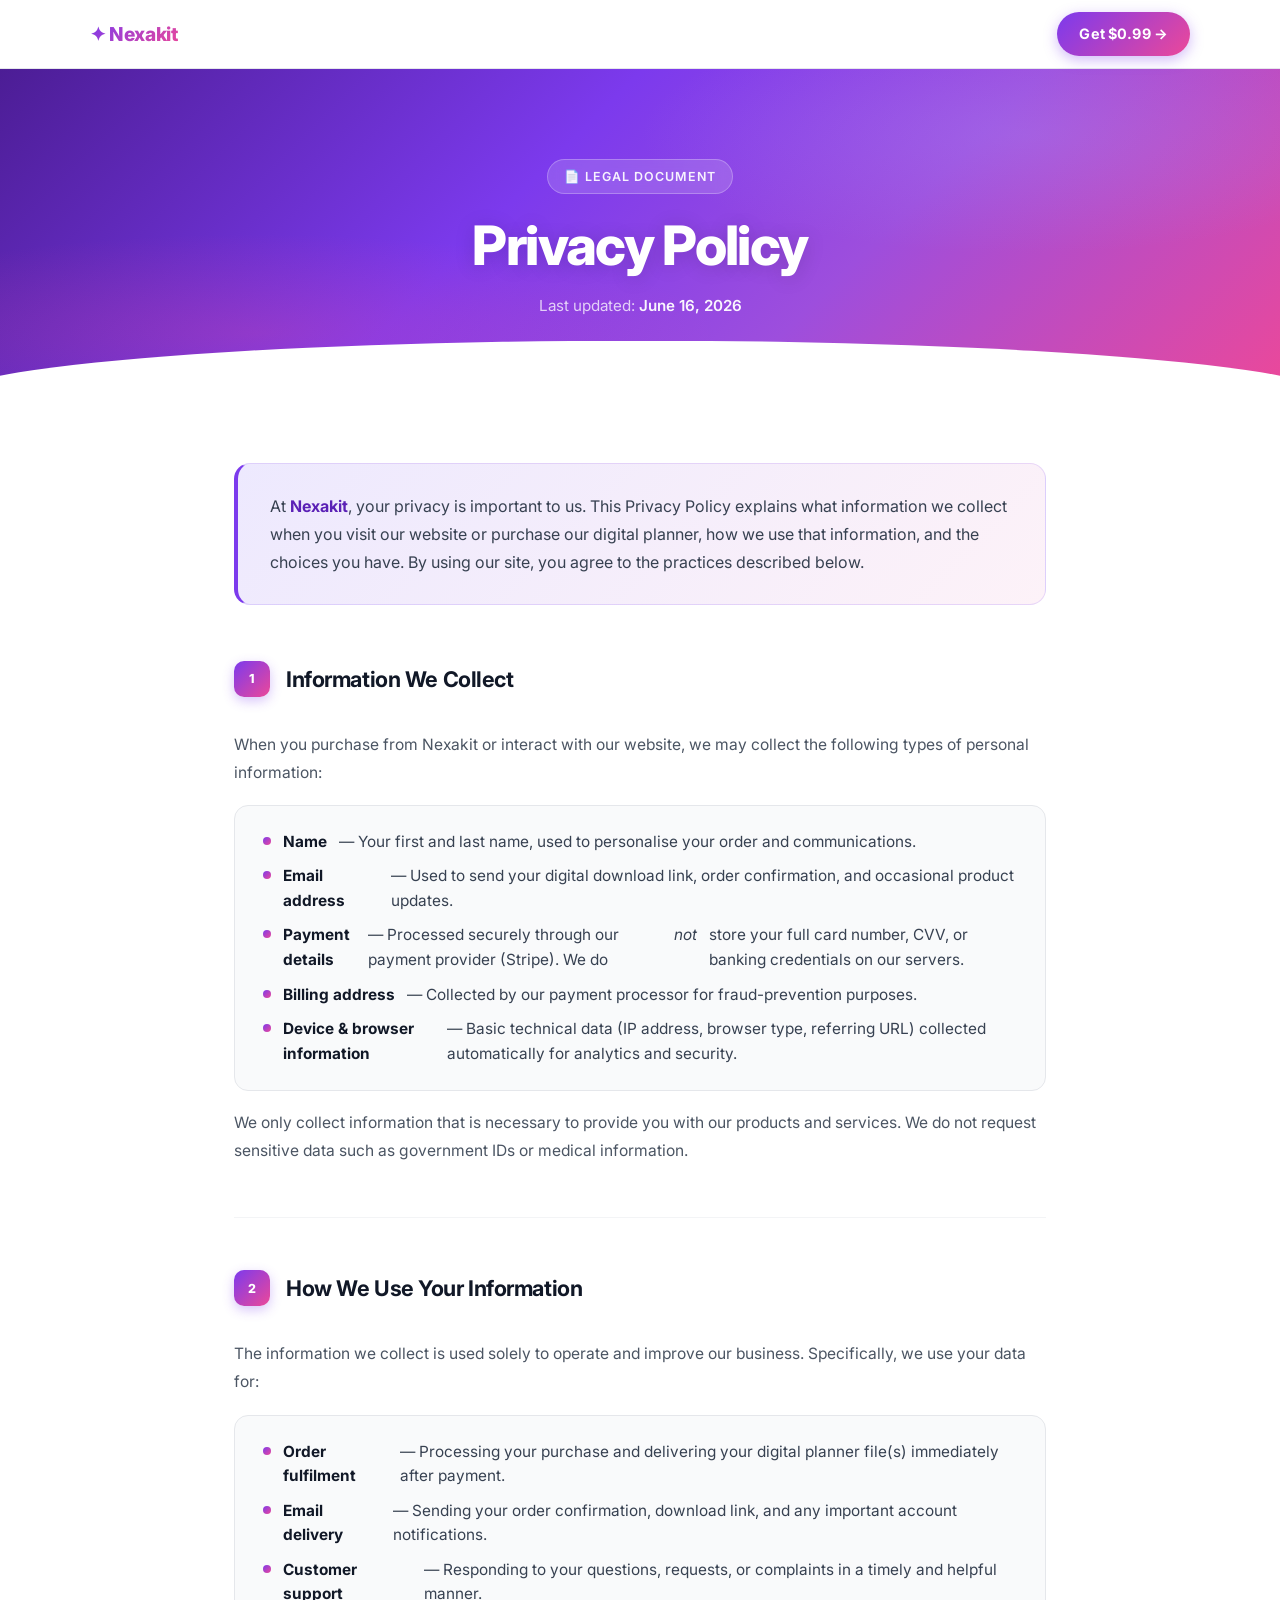
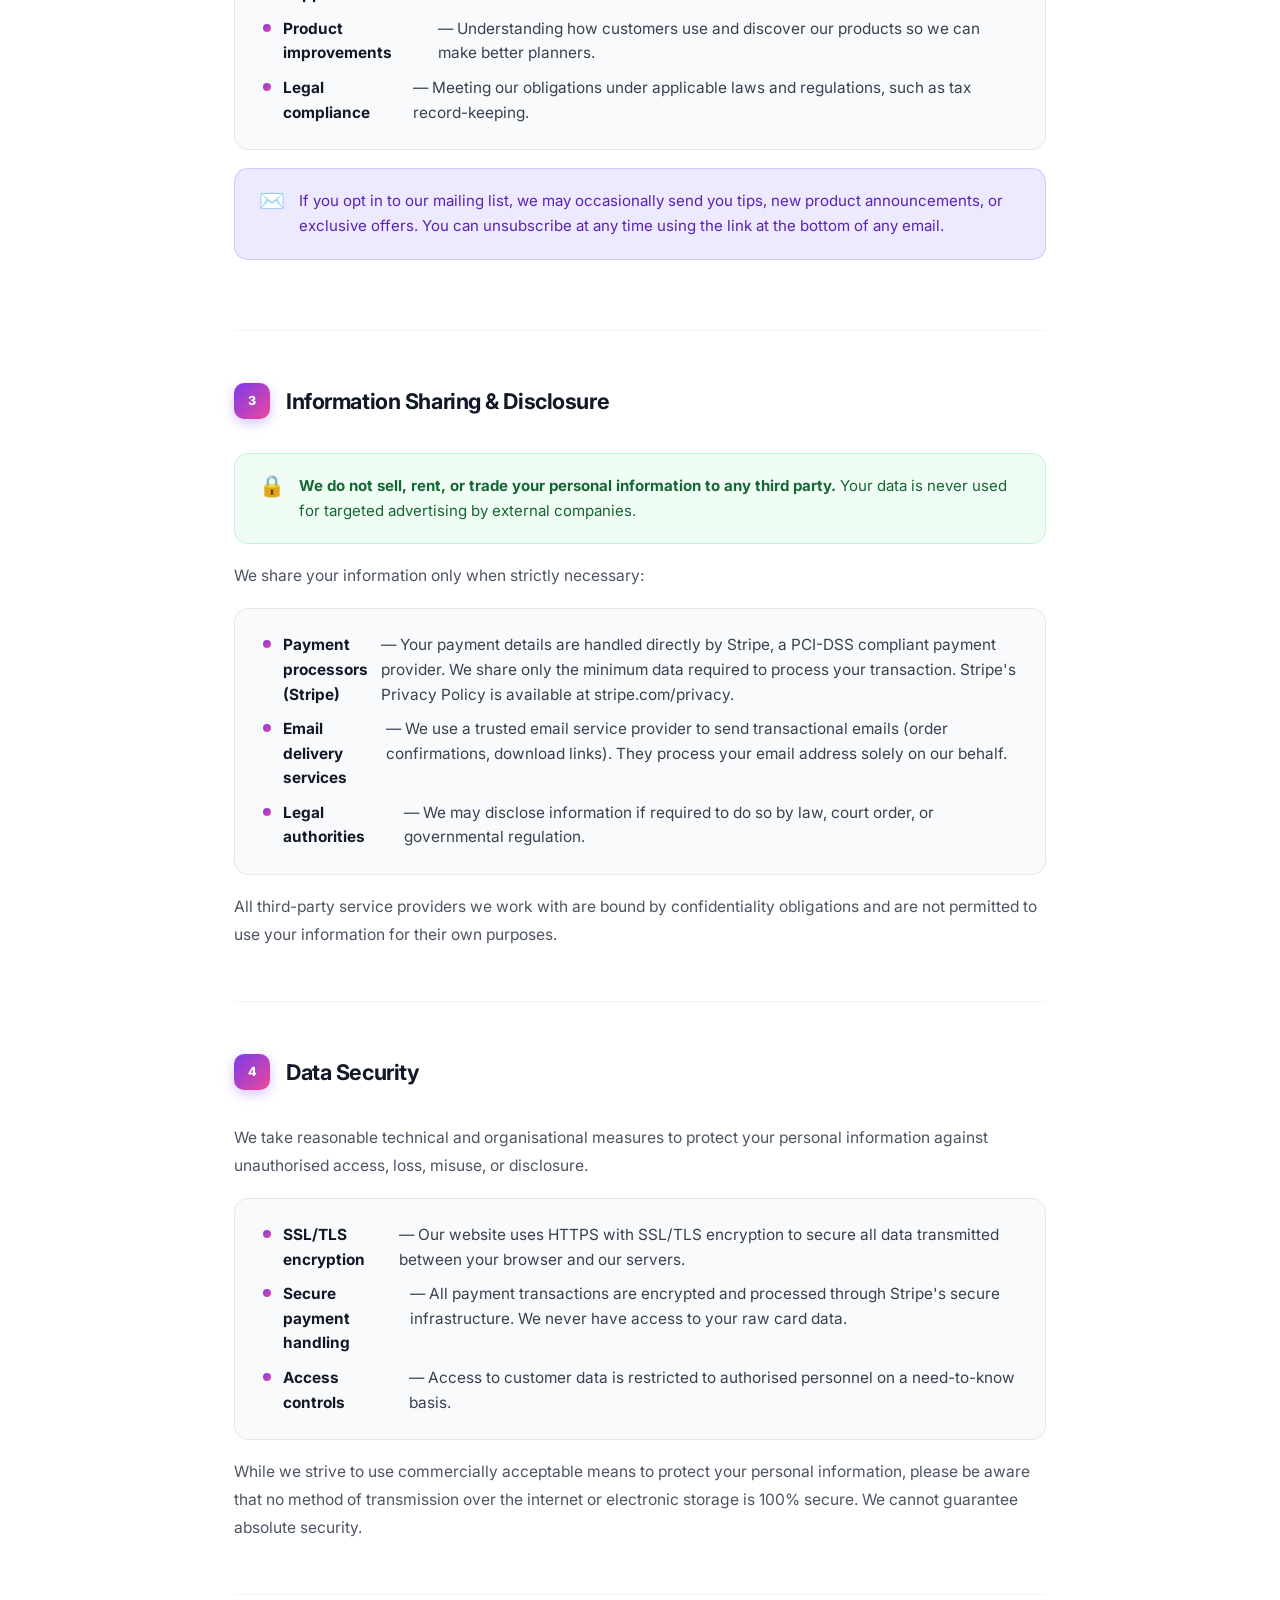
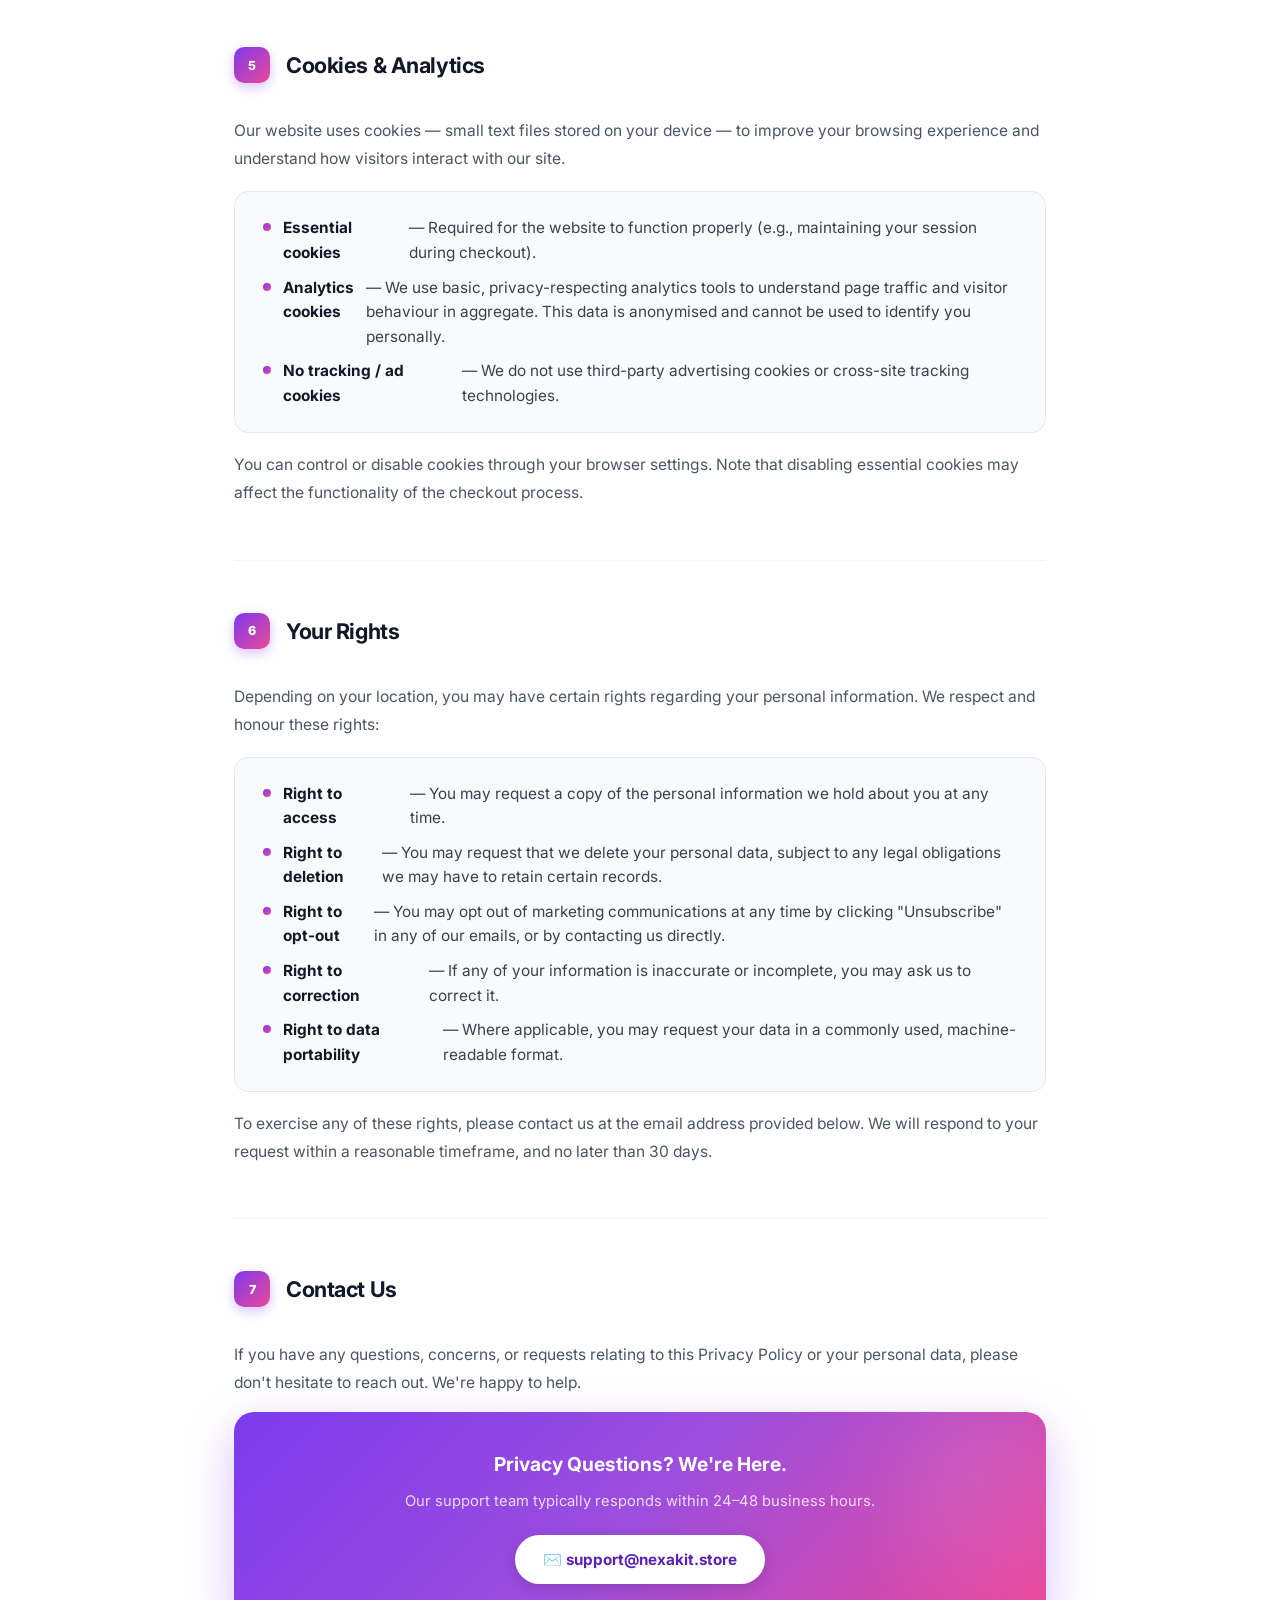
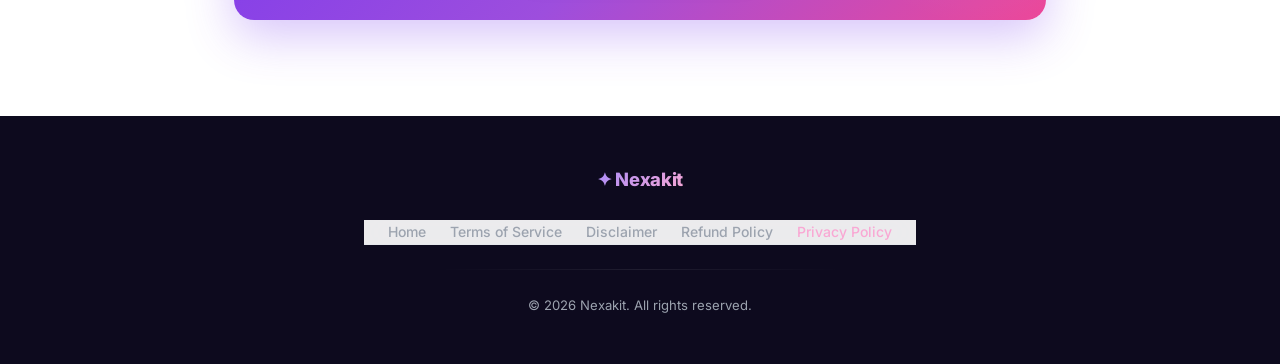
<file: privacy.html>
<!DOCTYPE html>
<html lang="en">
<head>
  <meta charset="UTF-8" />
  <meta name="viewport" content="width=device-width, initial-scale=1.0" />
  <title>Privacy Policy — Nexakit</title>
  <meta name="description" content="Nexakit Privacy Policy — learn how we collect, use, and protect your personal information." />
  <link href="https://fonts.googleapis.com/css2?family=Inter:wght@300;400;500;600;700;800&display=swap" rel="stylesheet" />
  <style>
    *, *::before, *::after {
      box-sizing: border-box;
      margin: 0;
      padding: 0;
    }

    :root {
      --purple: #7C3AED;
      --purple-dark: #5B21B6;
      --purple-light: #A78BFA;
      --purple-xlight: #EDE9FE;
      --pink: #EC4899;
      --pink-light: #F9A8D4;
      --white: #ffffff;
      --gray-50: #F9FAFB;
      --gray-100: #F3F4F6;
      --gray-200: #E5E7EB;
      --gray-400: #9CA3AF;
      --gray-500: #6B7280;
      --gray-600: #4B5563;
      --gray-700: #374151;
      --gray-800: #1F2937;
      --gray-900: #111827;
      --dark: #0D0A1E;
      --dark-mid: #1A1433;
    }

    html {
      scroll-behavior: smooth;
    }

    body {
      font-family: 'Inter', sans-serif;
      background: var(--white);
      color: var(--gray-800);
      line-height: 1.7;
      -webkit-font-smoothing: antialiased;
    }

    /* ── NAV ── */
    nav {
      position: sticky;
      top: 0;
      z-index: 100;
      background: rgba(255, 255, 255, 0.92);
      backdrop-filter: blur(16px);
      -webkit-backdrop-filter: blur(16px);
      border-bottom: 1px solid var(--gray-200);
      padding: 0 24px;
    }

    .nav-inner {
      max-width: 1100px;
      margin: 0 auto;
      display: flex;
      align-items: center;
      justify-content: space-between;
      height: 68px;
    }

    .nav-logo {
      text-decoration: none;
      font-size: 1.2rem;
      font-weight: 800;
      background: linear-gradient(135deg, var(--purple), var(--pink));
      -webkit-background-clip: text;
      -webkit-text-fill-color: transparent;
      background-clip: text;
      letter-spacing: -0.02em;
      transition: opacity 0.2s;
    }

    .nav-logo:hover {
      opacity: 0.8;
    }

    .nav-cta {
      display: inline-flex;
      align-items: center;
      gap: 6px;
      background: linear-gradient(135deg, var(--purple), var(--pink));
      color: var(--white);
      text-decoration: none;
      font-size: 0.9rem;
      font-weight: 700;
      padding: 10px 22px;
      border-radius: 50px;
      letter-spacing: 0.01em;
      box-shadow: 0 4px 14px rgba(124, 58, 237, 0.35);
      transition: transform 0.2s, box-shadow 0.2s, opacity 0.2s;
    }

    .nav-cta:hover {
      transform: translateY(-1px);
      box-shadow: 0 6px 20px rgba(124, 58, 237, 0.45);
    }

    .nav-cta:active {
      transform: translateY(0);
    }

    /* ── PAGE HEADER ── */
    .page-header {
      background: linear-gradient(135deg, #4C1D95 0%, #7C3AED 40%, #9D4EDD 65%, #EC4899 100%);
      position: relative;
      overflow: hidden;
      padding: 90px 24px 80px;
      text-align: center;
    }

    .page-header::before {
      content: '';
      position: absolute;
      inset: 0;
      background:
        radial-gradient(ellipse 60% 50% at 20% 80%, rgba(236, 72, 153, 0.25) 0%, transparent 60%),
        radial-gradient(ellipse 50% 60% at 80% 20%, rgba(167, 139, 250, 0.3) 0%, transparent 60%);
      pointer-events: none;
    }

    .page-header::after {
      content: '';
      position: absolute;
      bottom: -2px;
      left: 0;
      right: 0;
      height: 60px;
      background: var(--white);
      clip-path: ellipse(55% 100% at 50% 100%);
    }

    .page-header-content {
      position: relative;
      z-index: 1;
      max-width: 700px;
      margin: 0 auto;
    }

    .page-header-badge {
      display: inline-flex;
      align-items: center;
      gap: 8px;
      background: rgba(255, 255, 255, 0.15);
      border: 1px solid rgba(255, 255, 255, 0.25);
      backdrop-filter: blur(8px);
      color: rgba(255, 255, 255, 0.92);
      font-size: 0.78rem;
      font-weight: 600;
      letter-spacing: 0.08em;
      text-transform: uppercase;
      padding: 6px 16px;
      border-radius: 50px;
      margin-bottom: 20px;
    }

    .page-header h1 {
      font-size: clamp(2.2rem, 5vw, 3.4rem);
      font-weight: 800;
      color: var(--white);
      letter-spacing: -0.03em;
      line-height: 1.15;
      margin-bottom: 16px;
      text-shadow: 0 2px 20px rgba(0,0,0,0.15);
    }

    .page-header-meta {
      color: rgba(255, 255, 255, 0.75);
      font-size: 0.95rem;
      font-weight: 400;
    }

    .page-header-meta strong {
      color: rgba(255, 255, 255, 0.95);
      font-weight: 600;
    }

    /* ── CONTENT AREA ── */
    .content-wrapper {
      max-width: 860px;
      margin: 0 auto;
      padding: 64px 24px 96px;
    }

    /* ── INTRO BOX ── */
    .intro-box {
      background: linear-gradient(135deg, var(--purple-xlight), #FDF2F8);
      border: 1px solid rgba(124, 58, 237, 0.15);
      border-left: 4px solid var(--purple);
      border-radius: 16px;
      padding: 28px 32px;
      margin-bottom: 56px;
    }

    .intro-box p {
      color: var(--gray-700);
      font-size: 1rem;
      line-height: 1.75;
    }

    .intro-box p strong {
      color: var(--purple-dark);
    }

    /* ── SECTION ── */
    .policy-section {
      margin-bottom: 52px;
      padding-bottom: 52px;
      border-bottom: 1px solid var(--gray-100);
    }

    .policy-section:last-child {
      border-bottom: none;
      margin-bottom: 0;
      padding-bottom: 0;
    }

    .section-number {
      display: inline-flex;
      align-items: center;
      justify-content: center;
      width: 36px;
      height: 36px;
      background: linear-gradient(135deg, var(--purple), var(--pink));
      color: var(--white);
      font-size: 0.78rem;
      font-weight: 800;
      border-radius: 10px;
      margin-bottom: 14px;
      box-shadow: 0 4px 12px rgba(124, 58, 237, 0.3);
      flex-shrink: 0;
    }

    .section-header {
      display: flex;
      align-items: flex-start;
      gap: 16px;
      margin-bottom: 20px;
    }

    .section-header-text {
      flex: 1;
    }

    .section-header-text h2 {
      font-size: 1.35rem;
      font-weight: 700;
      color: var(--gray-900);
      letter-spacing: -0.02em;
      line-height: 1.3;
      margin-top: 4px;
    }

    .policy-section p {
      color: var(--gray-600);
      font-size: 0.975rem;
      line-height: 1.8;
      margin-bottom: 14px;
    }

    .policy-section p:last-child {
      margin-bottom: 0;
    }

    /* ── LIST CARD ── */
    .list-card {
      background: var(--gray-50);
      border: 1px solid var(--gray-200);
      border-radius: 14px;
      padding: 24px 28px;
      margin: 18px 0;
    }

    .list-card ul {
      list-style: none;
      display: flex;
      flex-direction: column;
      gap: 10px;
    }

    .list-card ul li {
      display: flex;
      align-items: flex-start;
      gap: 12px;
      color: var(--gray-700);
      font-size: 0.96rem;
      line-height: 1.6;
    }

    .list-card ul li::before {
      content: '';
      display: block;
      width: 8px;
      height: 8px;
      border-radius: 50%;
      background: linear-gradient(135deg, var(--purple), var(--pink));
      margin-top: 7px;
      flex-shrink: 0;
    }

    .list-card ul li strong {
      color: var(--gray-900);
    }

    /* ── HIGHLIGHT BOX ── */
    .highlight-box {
      display: flex;
      align-items: flex-start;
      gap: 14px;
      background: #FFFBEB;
      border: 1px solid #FDE68A;
      border-radius: 14px;
      padding: 20px 24px;
      margin: 18px 0;
    }

    .highlight-box.green {
      background: #F0FDF4;
      border-color: #BBF7D0;
    }

    .highlight-box.purple {
      background: var(--purple-xlight);
      border-color: rgba(124, 58, 237, 0.2);
    }

    .highlight-icon {
      font-size: 1.3rem;
      line-height: 1;
      flex-shrink: 0;
      margin-top: 2px;
    }

    .highlight-box p {
      color: var(--gray-700) !important;
      font-size: 0.94rem !important;
      margin-bottom: 0 !important;
      line-height: 1.65 !important;
    }

    .highlight-box.green p {
      color: #166534 !important;
    }

    .highlight-box.purple p {
      color: var(--purple-dark) !important;
    }

    /* ── CONTACT CARD ── */
    .contact-card {
      background: linear-gradient(135deg, var(--purple), #9D4EDD, var(--pink));
      border-radius: 20px;
      padding: 36px 40px;
      text-align: center;
      box-shadow: 0 16px 48px rgba(124, 58, 237, 0.3);
      position: relative;
      overflow: hidden;
    }

    .contact-card::before {
      content: '';
      position: absolute;
      top: -40%;
      right: -10%;
      width: 300px;
      height: 300px;
      background: radial-gradient(circle, rgba(255,255,255,0.08) 0%, transparent 70%);
      border-radius: 50%;
      pointer-events: none;
    }

    .contact-card h3 {
      color: var(--white);
      font-size: 1.2rem;
      font-weight: 700;
      margin-bottom: 8px;
    }

    .contact-card p {
      color: rgba(255,255,255,0.8) !important;
      font-size: 0.92rem !important;
      margin-bottom: 20px !important;
    }

    .contact-email-link {
      display: inline-flex;
      align-items: center;
      gap: 8px;
      background: var(--white);
      color: var(--purple-dark);
      text-decoration: none;
      font-weight: 700;
      font-size: 0.95rem;
      padding: 12px 28px;
      border-radius: 50px;
      box-shadow: 0 4px 16px rgba(0,0,0,0.15);
      transition: transform 0.2s, box-shadow 0.2s;
    }

    .contact-email-link:hover {
      transform: translateY(-2px);
      box-shadow: 0 8px 24px rgba(0,0,0,0.2);
    }

    /* ── FOOTER ── */
    footer {
      background: var(--dark);
      padding: 48px 24px;
    }

    .footer-inner {
      max-width: 1100px;
      margin: 0 auto;
      display: flex;
      flex-direction: column;
      align-items: center;
      gap: 24px;
      text-align: center;
    }

    .footer-logo {
      font-size: 1.15rem;
      font-weight: 800;
      background: linear-gradient(135deg, var(--purple-light), var(--pink-light));
      -webkit-background-clip: text;
      -webkit-text-fill-color: transparent;
      background-clip: text;
      letter-spacing: -0.02em;
    }

    .footer-links {
      display: flex;
      flex-wrap: wrap;
      justify-content: center;
      gap: 8px 24px;
    }

    .footer-links a {
      color: var(--gray-400);
      text-decoration: none;
      font-size: 0.875rem;
      font-weight: 500;
      transition: color 0.2s;
    }

    .footer-links a:hover {
      color: var(--purple-light);
    }

    .footer-links a.active {
      color: var(--pink-light);
    }

    .footer-divider {
      width: 100%;
      max-width: 400px;
      height: 1px;
      background: linear-gradient(90deg, transparent, rgba(255,255,255,0.08), transparent);
    }

    .footer-copy {
      color: var(--gray-400);
      font-size: 0.82rem;
    }

    /* ── RESPONSIVE ── */
    @media (max-width: 640px) {
      .page-header {
        padding: 70px 20px 65px;
      }

      .content-wrapper {
        padding: 48px 20px 72px;
      }

      .intro-box {
        padding: 22px 22px;
      }

      .contact-card {
        padding: 28px 24px;
      }

      .section-header {
        flex-direction: column;
        gap: 10px;
      }

      .section-number {
        margin-bottom: 0;
      }
    }
  </style>
</head>
<body>

  <!-- ── STICKY NAV ── -->
  <nav>
    <div class="nav-inner">
      <a href="index.html" class="nav-logo">✦ Nexakit</a>
      <a href="index.html#get-started" class="nav-cta">Get $0.99 →</a>
    </div>
  </nav>

  <!-- ── PAGE HEADER ── -->
  <header class="page-header">
    <div class="page-header-content">
      <div class="page-header-badge">📄 Legal Document</div>
      <h1>Privacy Policy</h1>
      <p class="page-header-meta">Last updated: <strong>June 16, 2026</strong></p>
    </div>
  </header>

  <!-- ── CONTENT ── -->
  <main class="content-wrapper">

    <!-- Intro -->
    <div class="intro-box">
      <p>
        At <strong>Nexakit</strong>, your privacy is important to us. This Privacy Policy explains what information we collect when you visit our website or purchase our digital planner, how we use that information, and the choices you have. By using our site, you agree to the practices described below.
      </p>
    </div>

    <!-- 1. Information We Collect -->
    <section class="policy-section" id="information-we-collect">
      <div class="section-header">
        <div class="section-number">1</div>
        <div class="section-header-text">
          <h2>Information We Collect</h2>
        </div>
      </div>
      <p>When you purchase from Nexakit or interact with our website, we may collect the following types of personal information:</p>
      <div class="list-card">
        <ul>
          <li><strong>Name</strong> — Your first and last name, used to personalise your order and communications.</li>
          <li><strong>Email address</strong> — Used to send your digital download link, order confirmation, and occasional product updates.</li>
          <li><strong>Payment details</strong> — Processed securely through our payment provider (Stripe). We do <em>not</em> store your full card number, CVV, or banking credentials on our servers.</li>
          <li><strong>Billing address</strong> — Collected by our payment processor for fraud-prevention purposes.</li>
          <li><strong>Device &amp; browser information</strong> — Basic technical data (IP address, browser type, referring URL) collected automatically for analytics and security.</li>
        </ul>
      </div>
      <p>We only collect information that is necessary to provide you with our products and services. We do not request sensitive data such as government IDs or medical information.</p>
    </section>

    <!-- 2. How We Use Information -->
    <section class="policy-section" id="how-we-use">
      <div class="section-header">
        <div class="section-number">2</div>
        <div class="section-header-text">
          <h2>How We Use Your Information</h2>
        </div>
      </div>
      <p>The information we collect is used solely to operate and improve our business. Specifically, we use your data for:</p>
      <div class="list-card">
        <ul>
          <li><strong>Order fulfilment</strong> — Processing your purchase and delivering your digital planner file(s) immediately after payment.</li>
          <li><strong>Email delivery</strong> — Sending your order confirmation, download link, and any important account notifications.</li>
          <li><strong>Customer support</strong> — Responding to your questions, requests, or complaints in a timely and helpful manner.</li>
          <li><strong>Product improvements</strong> — Understanding how customers use and discover our products so we can make better planners.</li>
          <li><strong>Legal compliance</strong> — Meeting our obligations under applicable laws and regulations, such as tax record-keeping.</li>
        </ul>
      </div>
      <div class="highlight-box purple">
        <span class="highlight-icon">✉️</span>
        <p>If you opt in to our mailing list, we may occasionally send you tips, new product announcements, or exclusive offers. You can unsubscribe at any time using the link at the bottom of any email.</p>
      </div>
    </section>

    <!-- 3. Information Sharing -->
    <section class="policy-section" id="information-sharing">
      <div class="section-header">
        <div class="section-number">3</div>
        <div class="section-header-text">
          <h2>Information Sharing &amp; Disclosure</h2>
        </div>
      </div>
      <div class="highlight-box green">
        <span class="highlight-icon">🔒</span>
        <p><strong>We do not sell, rent, or trade your personal information to any third party.</strong> Your data is never used for targeted advertising by external companies.</p>
      </div>
      <p>We share your information only when strictly necessary:</p>
      <div class="list-card">
        <ul>
          <li><strong>Payment processors (Stripe)</strong> — Your payment details are handled directly by Stripe, a PCI-DSS compliant payment provider. We share only the minimum data required to process your transaction. Stripe's Privacy Policy is available at stripe.com/privacy.</li>
          <li><strong>Email delivery services</strong> — We use a trusted email service provider to send transactional emails (order confirmations, download links). They process your email address solely on our behalf.</li>
          <li><strong>Legal authorities</strong> — We may disclose information if required to do so by law, court order, or governmental regulation.</li>
        </ul>
      </div>
      <p>All third-party service providers we work with are bound by confidentiality obligations and are not permitted to use your information for their own purposes.</p>
    </section>

    <!-- 4. Data Security -->
    <section class="policy-section" id="data-security">
      <div class="section-header">
        <div class="section-number">4</div>
        <div class="section-header-text">
          <h2>Data Security</h2>
        </div>
      </div>
      <p>We take reasonable technical and organisational measures to protect your personal information against unauthorised access, loss, misuse, or disclosure.</p>
      <div class="list-card">
        <ul>
          <li><strong>SSL/TLS encryption</strong> — Our website uses HTTPS with SSL/TLS encryption to secure all data transmitted between your browser and our servers.</li>
          <li><strong>Secure payment handling</strong> — All payment transactions are encrypted and processed through Stripe's secure infrastructure. We never have access to your raw card data.</li>
          <li><strong>Access controls</strong> — Access to customer data is restricted to authorised personnel on a need-to-know basis.</li>
        </ul>
      </div>
      <p>While we strive to use commercially acceptable means to protect your personal information, please be aware that no method of transmission over the internet or electronic storage is 100% secure. We cannot guarantee absolute security.</p>
    </section>

    <!-- 5. Cookies -->
    <section class="policy-section" id="cookies">
      <div class="section-header">
        <div class="section-number">5</div>
        <div class="section-header-text">
          <h2>Cookies &amp; Analytics</h2>
        </div>
      </div>
      <p>Our website uses cookies — small text files stored on your device — to improve your browsing experience and understand how visitors interact with our site.</p>
      <div class="list-card">
        <ul>
          <li><strong>Essential cookies</strong> — Required for the website to function properly (e.g., maintaining your session during checkout).</li>
          <li><strong>Analytics cookies</strong> — We use basic, privacy-respecting analytics tools to understand page traffic and visitor behaviour in aggregate. This data is anonymised and cannot be used to identify you personally.</li>
          <li><strong>No tracking / ad cookies</strong> — We do not use third-party advertising cookies or cross-site tracking technologies.</li>
        </ul>
      </div>
      <p>You can control or disable cookies through your browser settings. Note that disabling essential cookies may affect the functionality of the checkout process.</p>
    </section>

    <!-- 6. Your Rights -->
    <section class="policy-section" id="your-rights">
      <div class="section-header">
        <div class="section-number">6</div>
        <div class="section-header-text">
          <h2>Your Rights</h2>
        </div>
      </div>
      <p>Depending on your location, you may have certain rights regarding your personal information. We respect and honour these rights:</p>
      <div class="list-card">
        <ul>
          <li><strong>Right to access</strong> — You may request a copy of the personal information we hold about you at any time.</li>
          <li><strong>Right to deletion</strong> — You may request that we delete your personal data, subject to any legal obligations we may have to retain certain records.</li>
          <li><strong>Right to opt-out</strong> — You may opt out of marketing communications at any time by clicking "Unsubscribe" in any of our emails, or by contacting us directly.</li>
          <li><strong>Right to correction</strong> — If any of your information is inaccurate or incomplete, you may ask us to correct it.</li>
          <li><strong>Right to data portability</strong> — Where applicable, you may request your data in a commonly used, machine-readable format.</li>
        </ul>
      </div>
      <p>To exercise any of these rights, please contact us at the email address provided below. We will respond to your request within a reasonable timeframe, and no later than 30 days.</p>
    </section>

    <!-- 7. Contact -->
    <section class="policy-section" id="contact">
      <div class="section-header">
        <div class="section-number">7</div>
        <div class="section-header-text">
          <h2>Contact Us</h2>
        </div>
      </div>
      <p>If you have any questions, concerns, or requests relating to this Privacy Policy or your personal data, please don't hesitate to reach out. We're happy to help.</p>
      <div class="contact-card">
        <h3>Privacy Questions? We're Here.</h3>
        <p>Our support team typically responds within 24–48 business hours.</p>
        <a href="mailto:support@nexakit.store" class="contact-email-link">
          ✉️ support@nexakit.store
        </a>
      </div>
    </section>

  </main>

  <!-- ── FOOTER ── -->
  <footer>
    <div class="footer-inner">
      <div class="footer-logo">✦ Nexakit</div>
      <nav class="footer-links" aria-label="Footer navigation">
        <a href="index.html">Home</a>
        <a href="terms.html">Terms of Service</a>
        <a href="disclaimer.html">Disclaimer</a>
        <a href="refund.html">Refund Policy</a>
        <a href="privacy.html" class="active">Privacy Policy</a>
      </nav>
      <div class="footer-divider"></div>
      <p class="footer-copy">© 2026 Nexakit. All rights reserved.</p>
    </div>
  </footer>

</body>
</html>
</file>
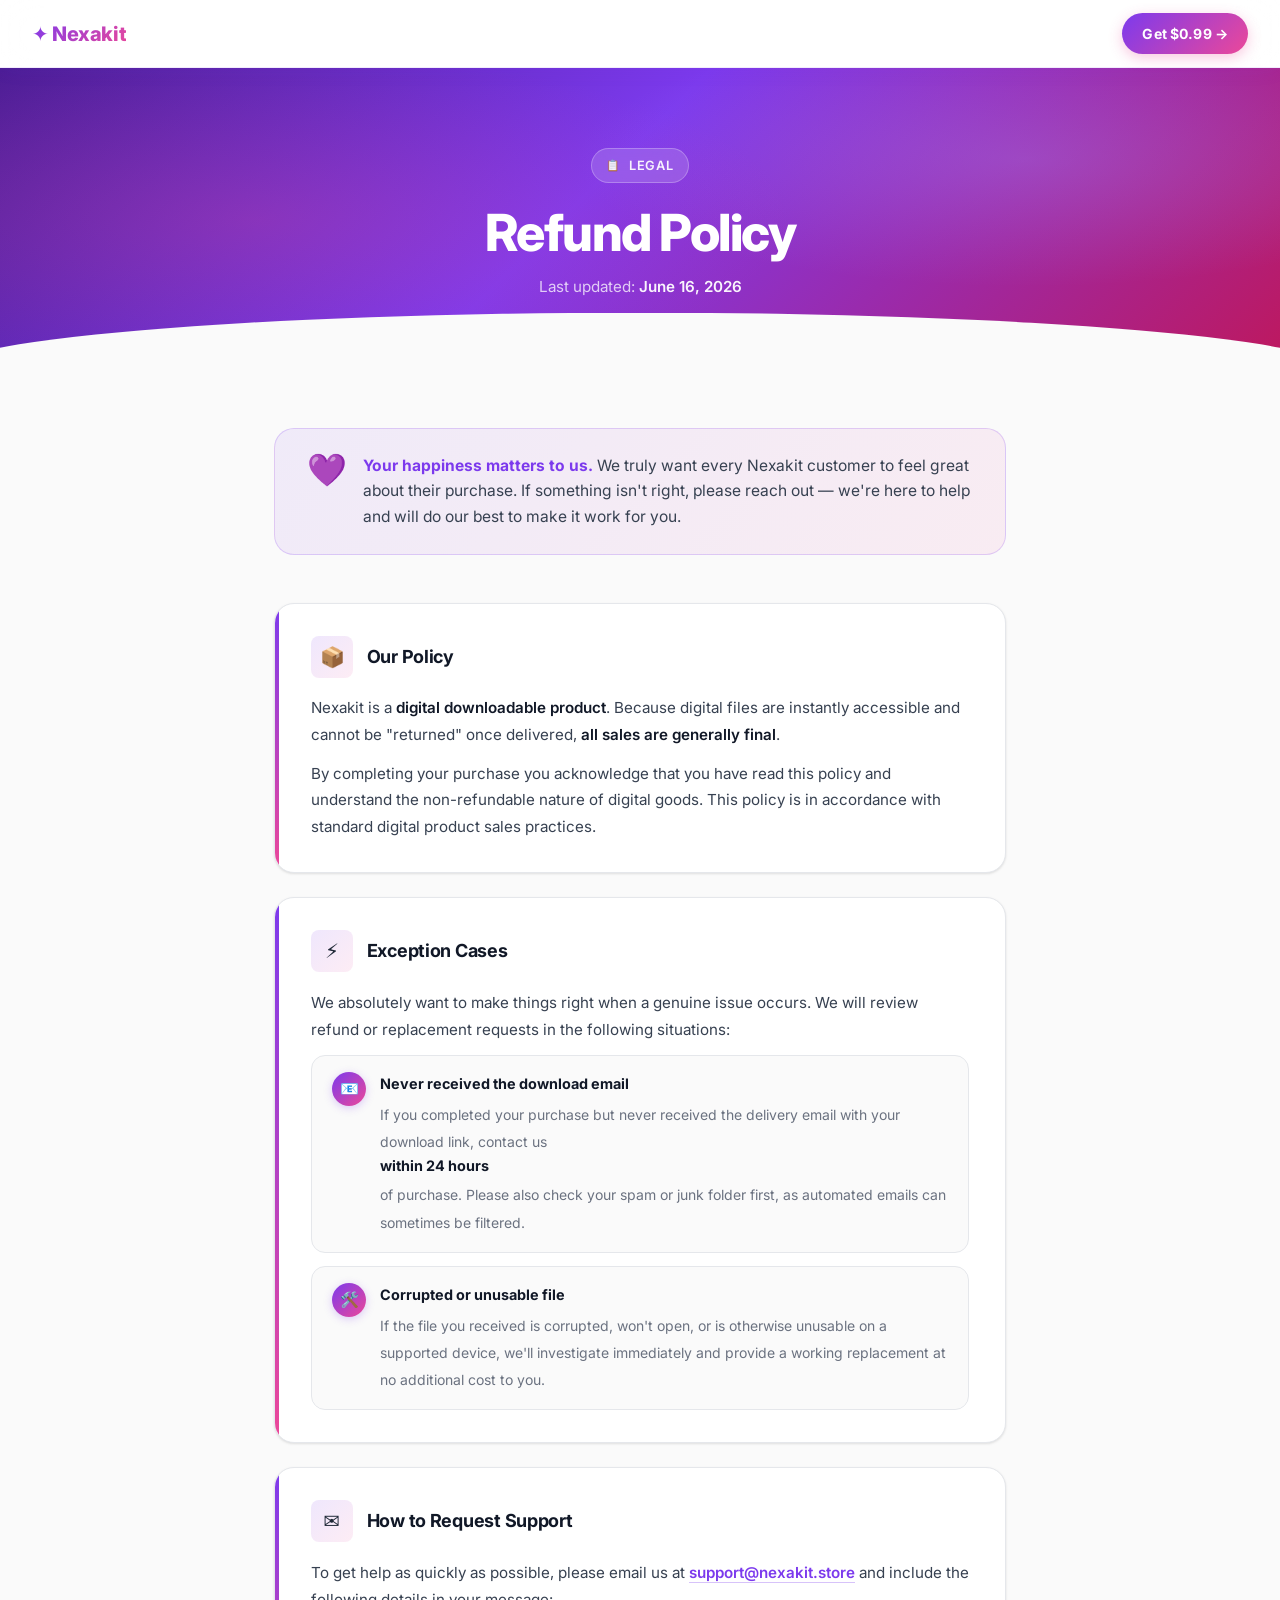
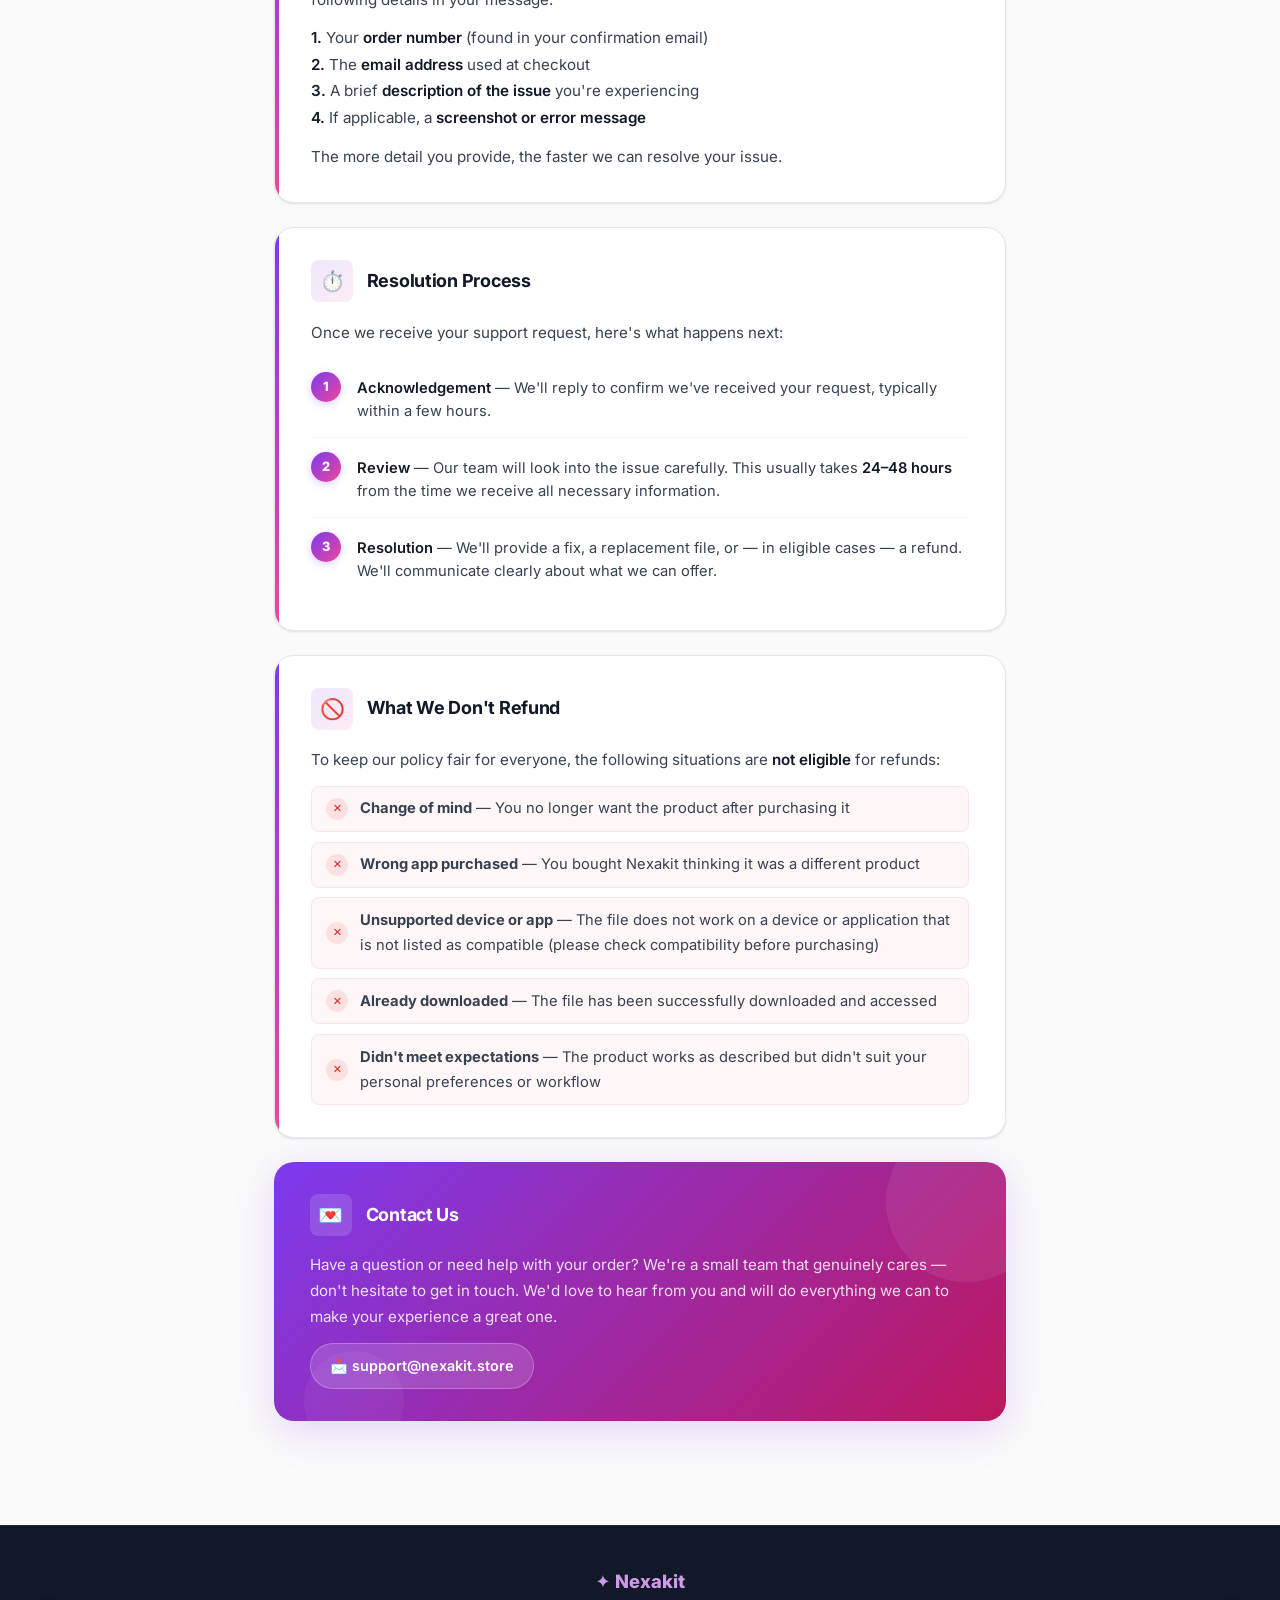
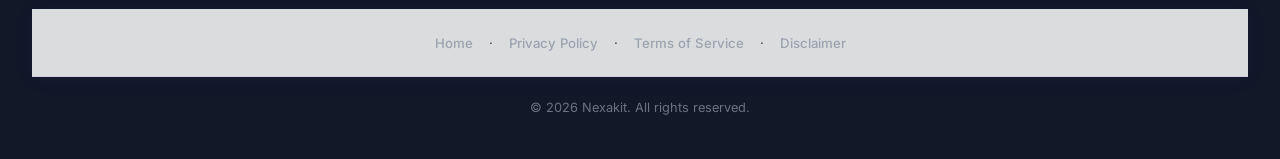
<file: refund.html>
<!DOCTYPE html>
<html lang="en">
<head>
  <meta charset="UTF-8" />
  <meta name="viewport" content="width=device-width, initial-scale=1.0" />
  <title>Refund Policy – Nexakit</title>
  <meta name="description" content="Read the Nexakit refund policy. Understand our policy on digital product sales, exception cases, and how to request support." />
  <link rel="preconnect" href="https://fonts.googleapis.com" />
  <link rel="preconnect" href="https://fonts.gstatic.com" crossorigin />
  <link href="https://fonts.googleapis.com/css2?family=Inter:wght@300;400;500;600;700;800&display=swap" rel="stylesheet" />
  <style>
    /* ── Reset & Base ── */
    *, *::before, *::after { box-sizing: border-box; margin: 0; padding: 0; }

    :root {
      --purple:       #7C3AED;
      --purple-dark:  #5B21B6;
      --purple-light: #A78BFA;
      --pink:         #EC4899;
      --pink-light:   #F9A8D4;
      --white:        #FFFFFF;
      --gray-50:      #FAFAFA;
      --gray-100:     #F3F4F6;
      --gray-200:     #E5E7EB;
      --gray-400:     #9CA3AF;
      --gray-500:     #6B7280;
      --gray-700:     #374151;
      --gray-800:     #1F2937;
      --gray-900:     #111827;
      --radius-sm:    8px;
      --radius-md:    14px;
      --radius-lg:    20px;
      --shadow-sm:    0 1px 3px rgba(0,0,0,.08), 0 1px 2px rgba(0,0,0,.04);
      --shadow-md:    0 4px 16px rgba(124,58,237,.12);
      --shadow-lg:    0 10px 40px rgba(124,58,237,.18);
      --transition:   all .25s cubic-bezier(.4,0,.2,1);
    }

    html { scroll-behavior: smooth; }

    body {
      font-family: 'Inter', system-ui, sans-serif;
      background: var(--gray-50);
      color: var(--gray-800);
      line-height: 1.7;
      -webkit-font-smoothing: antialiased;
    }

    /* ── Sticky Nav ── */
    nav {
      position: sticky;
      top: 0;
      z-index: 100;
      background: rgba(255, 255, 255, .85);
      backdrop-filter: blur(18px);
      -webkit-backdrop-filter: blur(18px);
      border-bottom: 1px solid rgba(124,58,237,.1);
      padding: 0 2rem;
      height: 68px;
      display: flex;
      align-items: center;
      justify-content: space-between;
      box-shadow: 0 2px 20px rgba(124,58,237,.06);
    }

    .nav-logo {
      text-decoration: none;
      font-size: 1.25rem;
      font-weight: 800;
      background: linear-gradient(135deg, var(--purple) 0%, var(--pink) 100%);
      -webkit-background-clip: text;
      -webkit-text-fill-color: transparent;
      background-clip: text;
      letter-spacing: -.02em;
      transition: var(--transition);
    }
    .nav-logo:hover { opacity: .8; }

    .nav-cta {
      display: inline-flex;
      align-items: center;
      gap: .4rem;
      background: linear-gradient(135deg, var(--purple) 0%, var(--pink) 100%);
      color: var(--white);
      font-size: .875rem;
      font-weight: 700;
      padding: .55rem 1.25rem;
      border-radius: 50px;
      text-decoration: none;
      letter-spacing: .01em;
      box-shadow: 0 4px 14px rgba(236,72,153,.3);
      transition: var(--transition);
    }
    .nav-cta:hover {
      transform: translateY(-2px);
      box-shadow: 0 6px 20px rgba(236,72,153,.45);
    }

    /* ── Page Header ── */
    .page-header {
      position: relative;
      overflow: hidden;
      background: linear-gradient(135deg, #4C1D95 0%, var(--purple) 45%, #BE185D 100%);
      padding: 5rem 2rem 4.5rem;
      text-align: center;
    }
    .page-header::before {
      content: '';
      position: absolute;
      inset: 0;
      background:
        radial-gradient(ellipse 60% 80% at 20% 50%, rgba(236,72,153,.25) 0%, transparent 70%),
        radial-gradient(ellipse 50% 60% at 80% 30%, rgba(167,139,250,.3) 0%, transparent 70%);
    }
    .page-header::after {
      content: '';
      position: absolute;
      bottom: -1px; left: 0; right: 0;
      height: 60px;
      background: var(--gray-50);
      clip-path: ellipse(55% 100% at 50% 100%);
    }

    .header-badge {
      position: relative;
      display: inline-flex;
      align-items: center;
      gap: .5rem;
      background: rgba(255,255,255,.15);
      border: 1px solid rgba(255,255,255,.25);
      color: rgba(255,255,255,.92);
      font-size: .8rem;
      font-weight: 600;
      padding: .35rem .9rem;
      border-radius: 50px;
      letter-spacing: .05em;
      text-transform: uppercase;
      margin-bottom: 1.25rem;
      backdrop-filter: blur(8px);
    }
    .header-badge span { font-size: .85em; }

    .page-header h1 {
      position: relative;
      font-size: clamp(2.2rem, 5vw, 3.2rem);
      font-weight: 800;
      color: var(--white);
      letter-spacing: -.03em;
      margin-bottom: .75rem;
      line-height: 1.15;
    }

    .page-header .subtitle {
      position: relative;
      color: rgba(255,255,255,.75);
      font-size: .95rem;
      font-weight: 400;
    }
    .page-header .subtitle strong {
      color: rgba(255,255,255,.95);
      font-weight: 600;
    }

    /* ── Content Wrapper ── */
    .content-wrapper {
      max-width: 780px;
      margin: 0 auto;
      padding: 3.5rem 1.5rem 5rem;
    }

    /* ── Friendly Note Banner ── */
    .friendly-banner {
      background: linear-gradient(135deg, rgba(124,58,237,.08) 0%, rgba(236,72,153,.08) 100%);
      border: 1.5px solid rgba(124,58,237,.2);
      border-radius: var(--radius-lg);
      padding: 1.5rem 2rem;
      margin-bottom: 3rem;
      display: flex;
      align-items: flex-start;
      gap: 1rem;
    }
    .friendly-banner .icon {
      font-size: 2rem;
      flex-shrink: 0;
      line-height: 1;
      margin-top: .1rem;
    }
    .friendly-banner p {
      font-size: .975rem;
      color: var(--gray-700);
      line-height: 1.65;
    }
    .friendly-banner p strong {
      color: var(--purple);
      font-weight: 700;
    }

    /* ── Section Card ── */
    .section-card {
      background: var(--white);
      border-radius: var(--radius-lg);
      border: 1px solid var(--gray-200);
      padding: 2rem 2.25rem;
      margin-bottom: 1.5rem;
      box-shadow: var(--shadow-sm);
      transition: var(--transition);
      position: relative;
      overflow: hidden;
    }
    .section-card::before {
      content: '';
      position: absolute;
      top: 0; left: 0;
      width: 4px;
      height: 100%;
      background: linear-gradient(180deg, var(--purple) 0%, var(--pink) 100%);
      border-radius: 4px 0 0 4px;
    }
    .section-card:hover {
      box-shadow: var(--shadow-md);
      border-color: rgba(124,58,237,.2);
      transform: translateY(-1px);
    }

    .section-header {
      display: flex;
      align-items: center;
      gap: .85rem;
      margin-bottom: 1.1rem;
    }
    .section-icon {
      width: 42px;
      height: 42px;
      border-radius: var(--radius-sm);
      background: linear-gradient(135deg, rgba(124,58,237,.12) 0%, rgba(236,72,153,.1) 100%);
      display: flex;
      align-items: center;
      justify-content: center;
      font-size: 1.25rem;
      flex-shrink: 0;
    }
    .section-title {
      font-size: 1.125rem;
      font-weight: 700;
      color: var(--gray-900);
      letter-spacing: -.015em;
    }

    .section-card p {
      font-size: .95rem;
      color: var(--gray-700);
      line-height: 1.75;
      margin-bottom: .75rem;
    }
    .section-card p:last-child { margin-bottom: 0; }
    .section-card p strong {
      color: var(--gray-900);
      font-weight: 600;
    }

    /* ── Exception List ── */
    .exception-list {
      list-style: none;
      display: flex;
      flex-direction: column;
      gap: .85rem;
      margin-top: .5rem;
    }
    .exception-list li {
      display: flex;
      align-items: flex-start;
      gap: .85rem;
      background: var(--gray-50);
      border: 1px solid var(--gray-200);
      border-radius: var(--radius-md);
      padding: 1rem 1.25rem;
    }
    .exception-list .e-icon {
      width: 34px;
      height: 34px;
      border-radius: 50%;
      background: linear-gradient(135deg, var(--purple) 0%, var(--pink) 100%);
      display: flex;
      align-items: center;
      justify-content: center;
      font-size: .95rem;
      flex-shrink: 0;
      box-shadow: 0 2px 8px rgba(124,58,237,.25);
    }
    .exception-list .e-text strong {
      display: block;
      font-size: .9rem;
      font-weight: 700;
      color: var(--gray-900);
      margin-bottom: .25rem;
    }
    .exception-list .e-text span {
      font-size: .875rem;
      color: var(--gray-500);
      line-height: 1.55;
    }

    /* ── No-Refund List ── */
    .no-refund-list {
      list-style: none;
      display: flex;
      flex-direction: column;
      gap: .6rem;
      margin-top: .5rem;
    }
    .no-refund-list li {
      display: flex;
      align-items: center;
      gap: .75rem;
      font-size: .92rem;
      color: var(--gray-700);
      padding: .6rem .9rem;
      border-radius: var(--radius-sm);
      background: rgba(239,68,68,.04);
      border: 1px solid rgba(239,68,68,.1);
    }
    .no-refund-list .x-icon {
      width: 22px;
      height: 22px;
      border-radius: 50%;
      background: rgba(239,68,68,.12);
      color: #DC2626;
      font-size: .7rem;
      font-weight: 800;
      display: flex;
      align-items: center;
      justify-content: center;
      flex-shrink: 0;
    }

    /* ── Steps List (Resolution Process) ── */
    .steps-list {
      list-style: none;
      display: flex;
      flex-direction: column;
      gap: 0;
      margin-top: .5rem;
      counter-reset: steps;
    }
    .steps-list li {
      display: flex;
      align-items: flex-start;
      gap: 1rem;
      padding: .85rem 0;
      border-bottom: 1px solid var(--gray-100);
      position: relative;
      counter-increment: steps;
    }
    .steps-list li:last-child { border-bottom: none; }
    .step-num {
      width: 30px;
      height: 30px;
      border-radius: 50%;
      background: linear-gradient(135deg, var(--purple) 0%, var(--pink) 100%);
      color: white;
      font-size: .8rem;
      font-weight: 800;
      display: flex;
      align-items: center;
      justify-content: center;
      flex-shrink: 0;
      box-shadow: 0 2px 8px rgba(124,58,237,.25);
    }
    .step-text {
      font-size: .92rem;
      color: var(--gray-700);
      padding-top: .3rem;
      line-height: 1.6;
    }
    .step-text strong {
      color: var(--gray-900);
      font-weight: 600;
    }

    /* ── Email Link ── */
    .email-link {
      color: var(--purple);
      font-weight: 600;
      text-decoration: none;
      border-bottom: 1.5px solid rgba(124,58,237,.3);
      transition: var(--transition);
    }
    .email-link:hover {
      color: var(--pink);
      border-bottom-color: var(--pink);
    }

    /* ── Contact Card ── */
    .contact-card {
      background: linear-gradient(135deg, var(--purple) 0%, #BE185D 100%);
      border-radius: var(--radius-lg);
      padding: 2rem 2.25rem;
      margin-bottom: 1.5rem;
      color: white;
      position: relative;
      overflow: hidden;
      box-shadow: var(--shadow-lg);
    }
    .contact-card::before {
      content: '';
      position: absolute;
      top: -40px; right: -40px;
      width: 160px; height: 160px;
      border-radius: 50%;
      background: rgba(255,255,255,.07);
    }
    .contact-card::after {
      content: '';
      position: absolute;
      bottom: -30px; left: 30px;
      width: 100px; height: 100px;
      border-radius: 50%;
      background: rgba(255,255,255,.05);
    }
    .contact-card .section-header { margin-bottom: 1rem; }
    .contact-card .section-icon {
      background: rgba(255,255,255,.15);
      backdrop-filter: blur(8px);
    }
    .contact-card .section-title { color: white; }
    .contact-card p {
      color: rgba(255,255,255,.85);
      font-size: .95rem;
      line-height: 1.7;
      position: relative;
    }
    .contact-card .email-pill {
      display: inline-flex;
      align-items: center;
      gap: .5rem;
      background: rgba(255,255,255,.15);
      border: 1px solid rgba(255,255,255,.25);
      color: white;
      font-size: .9rem;
      font-weight: 600;
      padding: .6rem 1.2rem;
      border-radius: 50px;
      text-decoration: none;
      margin-top: .85rem;
      backdrop-filter: blur(8px);
      transition: var(--transition);
      position: relative;
    }
    .contact-card .email-pill:hover {
      background: rgba(255,255,255,.25);
      transform: translateY(-1px);
      box-shadow: 0 4px 14px rgba(0,0,0,.15);
    }

    /* ── Footer ── */
    footer {
      background: var(--gray-900);
      padding: 2.5rem 2rem;
      text-align: center;
      border-top: 1px solid rgba(255,255,255,.06);
    }
    .footer-logo {
      font-size: 1.15rem;
      font-weight: 800;
      background: linear-gradient(135deg, var(--purple-light) 0%, var(--pink-light) 100%);
      -webkit-background-clip: text;
      -webkit-text-fill-color: transparent;
      background-clip: text;
      margin-bottom: .75rem;
      display: block;
    }
    .footer-links {
      display: flex;
      justify-content: center;
      flex-wrap: wrap;
      gap: .25rem .5rem;
      margin-bottom: 1.25rem;
    }
    .footer-links a {
      color: var(--gray-400);
      text-decoration: none;
      font-size: .825rem;
      font-weight: 500;
      padding: .25rem .5rem;
      border-radius: 4px;
      transition: var(--transition);
    }
    .footer-links a:hover { color: var(--purple-light); }
    .footer-links .separator {
      color: var(--gray-700);
      font-size: .825rem;
      padding: .25rem 0;
    }
    .footer-copy {
      color: var(--gray-500);
      font-size: .8rem;
    }

    /* ── Responsive ── */
    @media (max-width: 600px) {
      nav { padding: 0 1.25rem; }
      .content-wrapper { padding: 2.5rem 1rem 4rem; }
      .section-card { padding: 1.5rem 1.35rem; }
      .contact-card { padding: 1.5rem 1.35rem; }
      .friendly-banner { padding: 1.25rem 1.35rem; }
      .page-header { padding: 4rem 1.25rem 3.5rem; }
    }
  </style>
</head>
<body>

  <!-- ═══ STICKY NAV ═══ -->
  <nav>
    <a href="index.html" class="nav-logo" id="nav-logo">✦ Nexakit</a>
    <a href="index.html" class="nav-cta" id="nav-cta">Get $0.99 →</a>
  </nav>

  <!-- ═══ PAGE HEADER ═══ -->
  <header class="page-header">
    <div class="header-badge"><span>📋</span> Legal</div>
    <h1>Refund Policy</h1>
    <p class="subtitle">Last updated: <strong>June 16, 2026</strong></p>
  </header>

  <!-- ═══ CONTENT ═══ -->
  <main class="content-wrapper">

    <!-- Friendly Note -->
    <div class="friendly-banner" role="note">
      <div class="icon">💜</div>
      <p>
        <strong>Your happiness matters to us.</strong> We truly want every Nexakit customer to feel great about their purchase. If something isn't right, please reach out — we're here to help and will do our best to make it work for you.
      </p>
    </div>

    <!-- 1. Our Policy -->
    <div class="section-card">
      <div class="section-header">
        <div class="section-icon">📦</div>
        <h2 class="section-title">Our Policy</h2>
      </div>
      <p>
        Nexakit is a <strong>digital downloadable product</strong>. Because digital files are instantly accessible and cannot be "returned" once delivered, <strong>all sales are generally final</strong>.
      </p>
      <p>
        By completing your purchase you acknowledge that you have read this policy and understand the non-refundable nature of digital goods. This policy is in accordance with standard digital product sales practices.
      </p>
    </div>

    <!-- 2. Exception Cases -->
    <div class="section-card">
      <div class="section-header">
        <div class="section-icon">⚡</div>
        <h2 class="section-title">Exception Cases</h2>
      </div>
      <p>We absolutely want to make things right when a genuine issue occurs. We will review refund or replacement requests in the following situations:</p>
      <ul class="exception-list">
        <li>
          <div class="e-icon">📧</div>
          <div class="e-text">
            <strong>Never received the download email</strong>
            <span>If you completed your purchase but never received the delivery email with your download link, contact us <strong>within 24 hours</strong> of purchase. Please also check your spam or junk folder first, as automated emails can sometimes be filtered.</span>
          </div>
        </li>
        <li>
          <div class="e-icon">🛠️</div>
          <div class="e-text">
            <strong>Corrupted or unusable file</strong>
            <span>If the file you received is corrupted, won't open, or is otherwise unusable on a supported device, we'll investigate immediately and provide a working replacement at no additional cost to you.</span>
          </div>
        </li>
      </ul>
    </div>

    <!-- 3. How to Request Support -->
    <div class="section-card">
      <div class="section-header">
        <div class="section-icon">✉️</div>
        <h2 class="section-title">How to Request Support</h2>
      </div>
      <p>
        To get help as quickly as possible, please email us at <a href="mailto:support@nexakit.store" class="email-link" id="support-email-link">support@nexakit.store</a> and include the following details in your message:
      </p>
      <p>
        <strong>1.</strong> Your <strong>order number</strong> (found in your confirmation email)<br />
        <strong>2.</strong> The <strong>email address</strong> used at checkout<br />
        <strong>3.</strong> A brief <strong>description of the issue</strong> you're experiencing<br />
        <strong>4.</strong> If applicable, a <strong>screenshot or error message</strong>
      </p>
      <p>
        The more detail you provide, the faster we can resolve your issue.
      </p>
    </div>

    <!-- 4. Resolution Process -->
    <div class="section-card">
      <div class="section-header">
        <div class="section-icon">⏱️</div>
        <h2 class="section-title">Resolution Process</h2>
      </div>
      <p>Once we receive your support request, here's what happens next:</p>
      <ol class="steps-list">
        <li>
          <div class="step-num">1</div>
          <div class="step-text"><strong>Acknowledgement</strong> — We'll reply to confirm we've received your request, typically within a few hours.</div>
        </li>
        <li>
          <div class="step-num">2</div>
          <div class="step-text"><strong>Review</strong> — Our team will look into the issue carefully. This usually takes <strong>24–48 hours</strong> from the time we receive all necessary information.</div>
        </li>
        <li>
          <div class="step-num">3</div>
          <div class="step-text"><strong>Resolution</strong> — We'll provide a fix, a replacement file, or — in eligible cases — a refund. We'll communicate clearly about what we can offer.</div>
        </li>
      </ol>
    </div>

    <!-- 5. What We Don't Refund -->
    <div class="section-card">
      <div class="section-header">
        <div class="section-icon">🚫</div>
        <h2 class="section-title">What We Don't Refund</h2>
      </div>
      <p>To keep our policy fair for everyone, the following situations are <strong>not eligible</strong> for refunds:</p>
      <ul class="no-refund-list">
        <li>
          <div class="x-icon">✕</div>
          <span><strong>Change of mind</strong> — You no longer want the product after purchasing it</span>
        </li>
        <li>
          <div class="x-icon">✕</div>
          <span><strong>Wrong app purchased</strong> — You bought Nexakit thinking it was a different product</span>
        </li>
        <li>
          <div class="x-icon">✕</div>
          <span><strong>Unsupported device or app</strong> — The file does not work on a device or application that is not listed as compatible (please check compatibility before purchasing)</span>
        </li>
        <li>
          <div class="x-icon">✕</div>
          <span><strong>Already downloaded</strong> — The file has been successfully downloaded and accessed</span>
        </li>
        <li>
          <div class="x-icon">✕</div>
          <span><strong>Didn't meet expectations</strong> — The product works as described but didn't suit your personal preferences or workflow</span>
        </li>
      </ul>
    </div>

    <!-- 6. Contact Us -->
    <div class="contact-card">
      <div class="section-header">
        <div class="section-icon">💌</div>
        <h2 class="section-title">Contact Us</h2>
      </div>
      <p>
        Have a question or need help with your order? We're a small team that genuinely cares — don't hesitate to get in touch. We'd love to hear from you and will do everything we can to make your experience a great one.
      </p>
      <a href="mailto:support@nexakit.store" class="email-pill" id="contact-email-pill">
        📩 support@nexakit.store
      </a>
    </div>

  </main>

  <!-- ═══ FOOTER ═══ -->
  <footer>
    <span class="footer-logo">✦ Nexakit</span>
    <nav class="footer-links" aria-label="Footer navigation">
      <a href="index.html" id="footer-home">Home</a>
      <span class="separator">·</span>
      <a href="privacy.html" id="footer-privacy">Privacy Policy</a>
      <span class="separator">·</span>
      <a href="terms.html" id="footer-terms">Terms of Service</a>
      <span class="separator">·</span>
      <a href="disclaimer.html" id="footer-disclaimer">Disclaimer</a>
    </nav>
    <p class="footer-copy">© 2026 Nexakit. All rights reserved.</p>
  </footer>

</body>
</html>
</file>
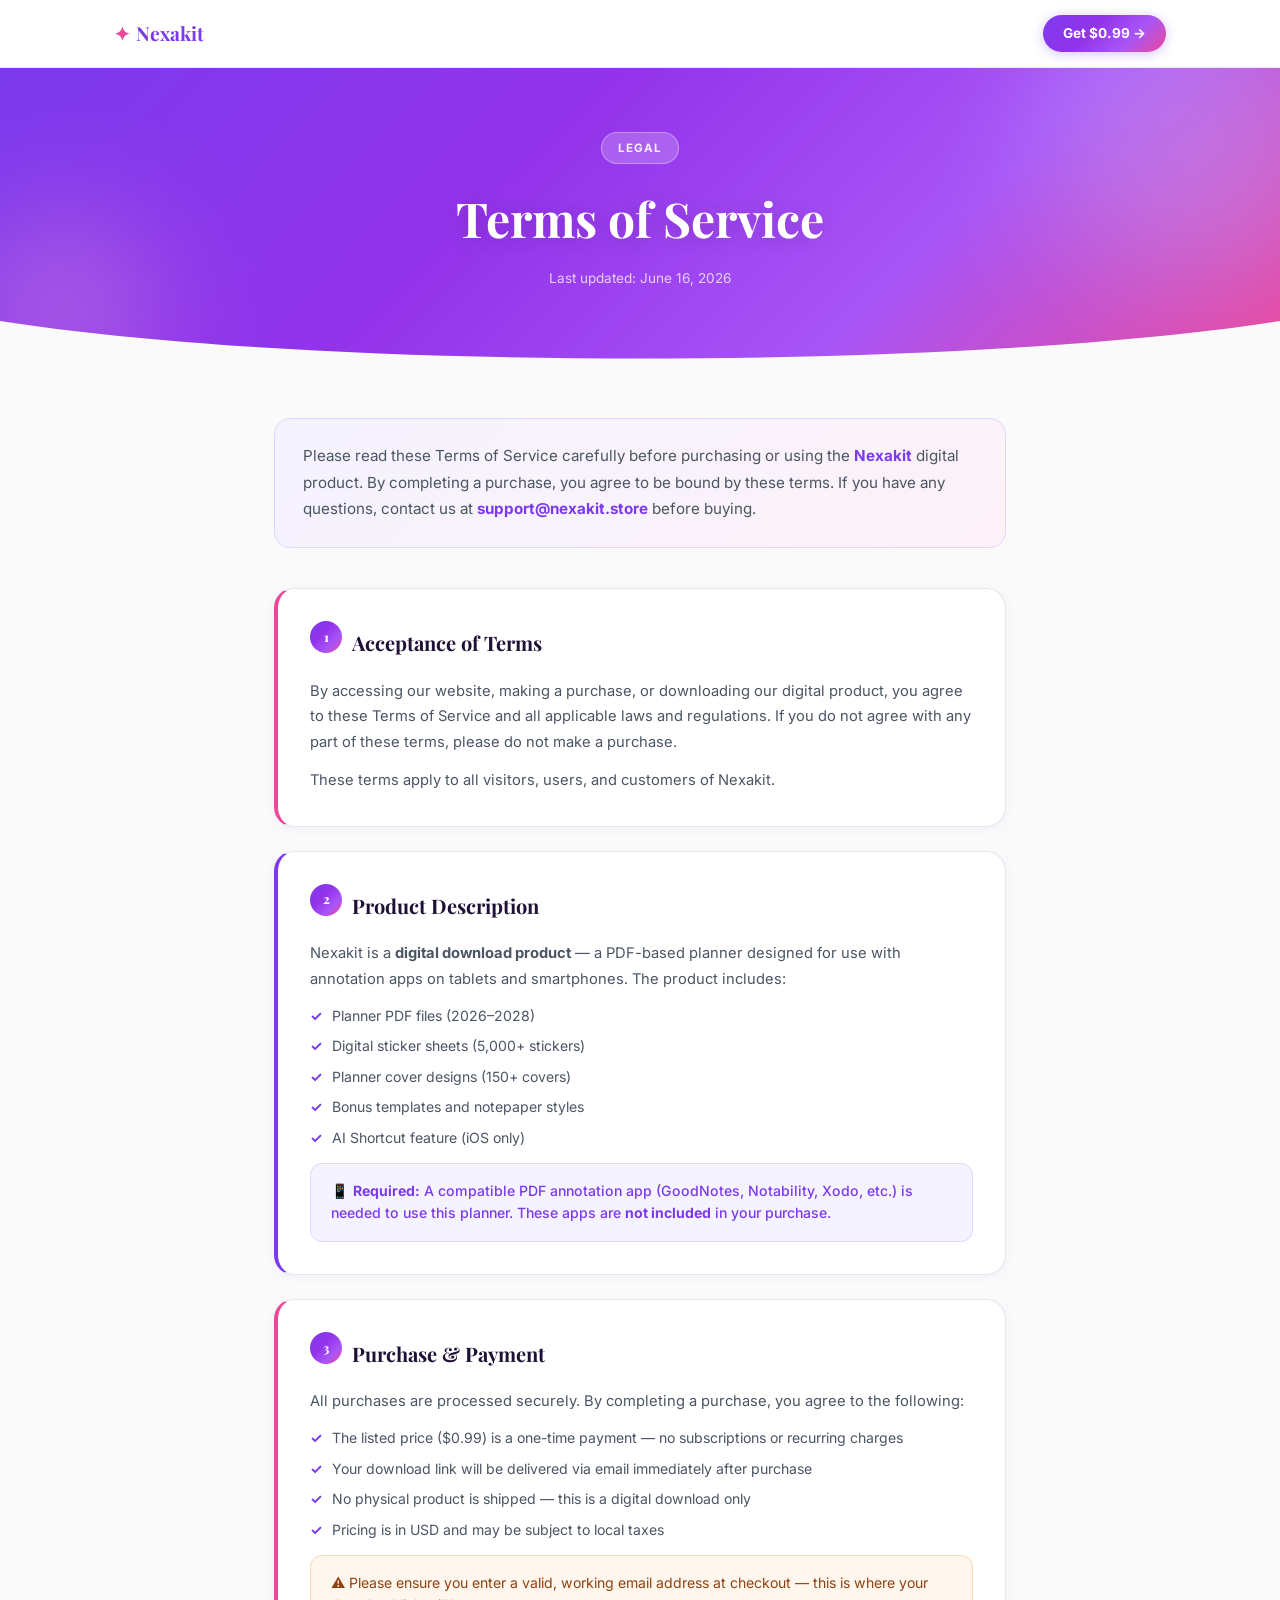
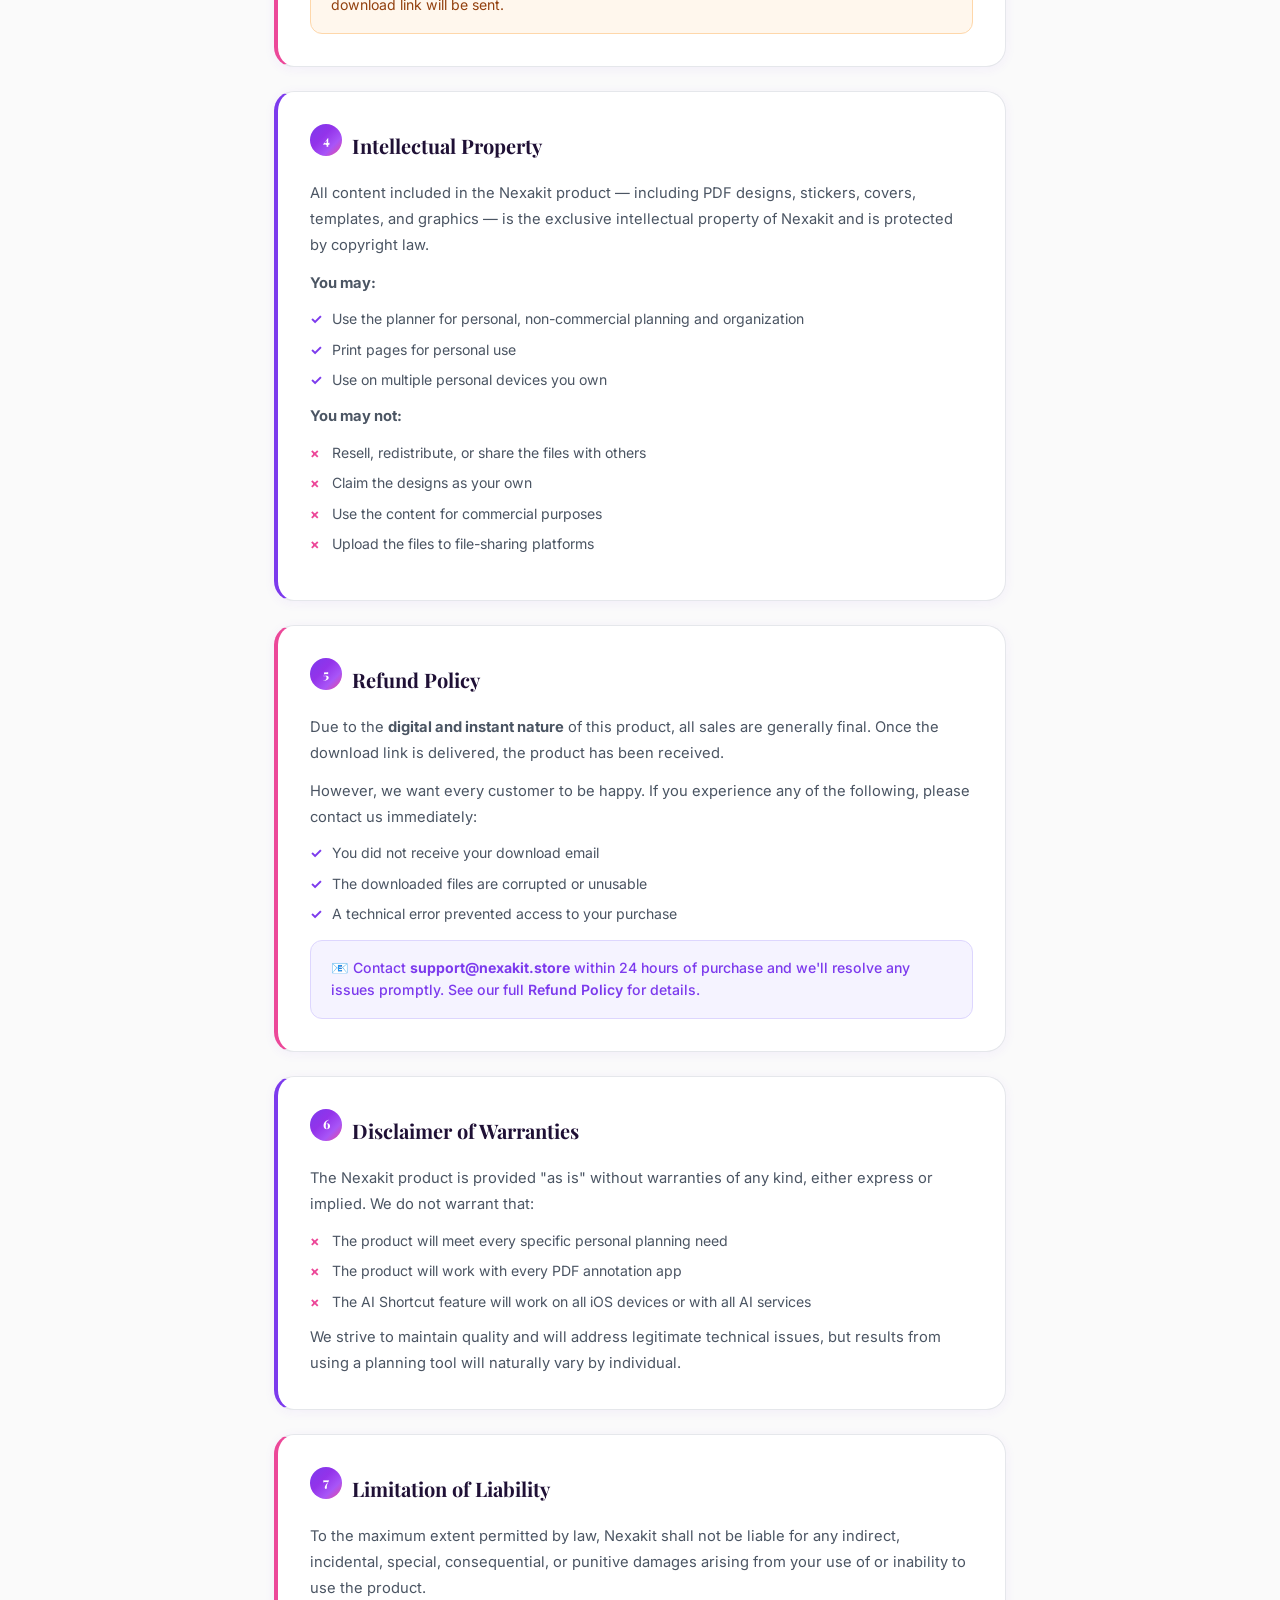
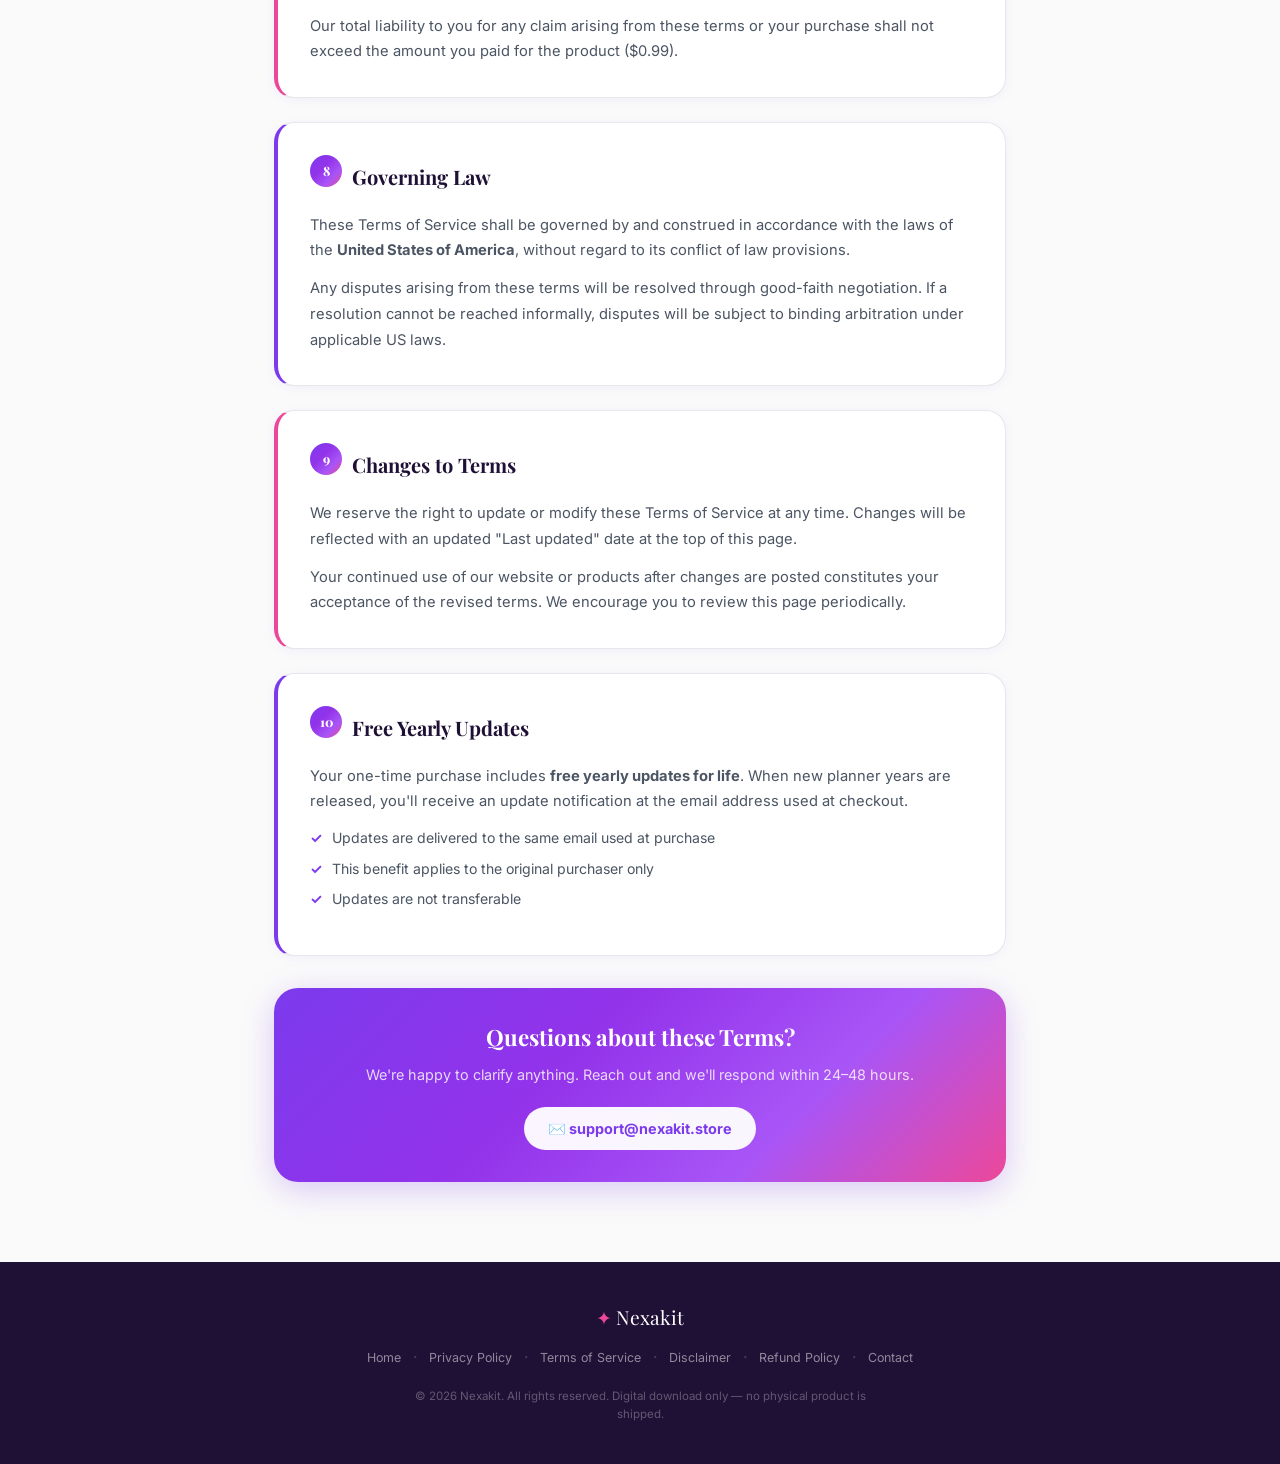
<file: terms.html>
<!DOCTYPE html>
<html lang="en">
<head>
  <meta charset="UTF-8" />
  <meta name="viewport" content="width=device-width, initial-scale=1.0" />
  <meta name="description" content="Terms of Service for Nexakit — digital planner product." />
  <title>Terms of Service — Nexakit</title>
  <link rel="preconnect" href="https://fonts.googleapis.com" />
  <link rel="preconnect" href="https://fonts.gstatic.com" crossorigin />
  <link href="https://fonts.googleapis.com/css2?family=Inter:wght@300;400;500;600;700;800&family=Playfair+Display:wght@400;700&display=swap" rel="stylesheet" />
  <style>
    *, *::before, *::after { box-sizing: border-box; margin: 0; padding: 0; }
    :root {
      --purple:  #7C3AED;
      --purple-light: #A78BFA;
      --pink:    #EC4899;
      --white:   #FFFFFF;
      --cream:   #FAFAFA;
      --text:    #1F1035;
      --soft:    #4B5563;
      --muted:   #9CA3AF;
      --border:  #E5E7EB;
      --grad:    linear-gradient(135deg, #7C3AED 0%, #9333EA 40%, #A855F7 70%, #EC4899 100%);
    }
    html { font-size: 16px; scroll-behavior: smooth; }
    body { font-family: 'Inter', sans-serif; background: var(--cream); color: var(--text); line-height: 1.6; padding-top: 68px; }
    a { color: inherit; text-decoration: none; }
    img { max-width: 100%; }

    /* NAV */
    .nav {
      position: fixed; top: 0; left: 0; right: 0; z-index: 100;
      background: rgba(255,255,255,0.95); backdrop-filter: blur(12px);
      border-bottom: 1px solid var(--border); height: 68px;
    }
    .nav__inner {
      max-width: 1100px; margin: 0 auto; padding: 0 1.5rem;
      height: 100%; display: flex; align-items: center; justify-content: space-between;
    }
    .nav__logo {
      font-family: 'Playfair Display', serif; font-size: 1.2rem; font-weight: 700;
      color: var(--purple); display: flex; align-items: center; gap: 0.35rem;
    }
    .nav__logo span { color: var(--pink); }
    .nav__cta {
      display: inline-flex; align-items: center;
      padding: 0.5rem 1.25rem;
      background: var(--grad); color: var(--white);
      font-size: 0.85rem; font-weight: 700; border-radius: 9999px;
      box-shadow: 0 2px 12px rgba(124,58,237,0.3);
      transition: transform 0.2s, box-shadow 0.2s;
    }
    .nav__cta:hover { transform: translateY(-1px); box-shadow: 0 4px 20px rgba(124,58,237,0.4); }

    /* HEADER */
    .page-header {
      background: var(--grad); padding: 4rem 1.5rem 5rem; text-align: center;
      position: relative; overflow: hidden;
    }
    .page-header__orb {
      position: absolute; border-radius: 50%; filter: blur(60px); opacity: 0.3; pointer-events: none;
    }
    .page-header__orb--1 { width: 300px; height: 300px; background: #C4B5FD; top: -80px; right: -60px; }
    .page-header__orb--2 { width: 200px; height: 200px; background: #F9A8D4; bottom: -40px; left: -40px; }
    .page-header__badge {
      display: inline-block;
      background: rgba(255,255,255,0.2); border: 1px solid rgba(255,255,255,0.35);
      color: rgba(255,255,255,0.9); font-size: 0.72rem; font-weight: 700;
      letter-spacing: 0.1em; text-transform: uppercase;
      padding: 0.35rem 1rem; border-radius: 9999px; margin-bottom: 1rem;
    }
    .page-header h1 {
      font-family: 'Playfair Display', serif; font-size: clamp(2rem, 5vw, 3rem);
      font-weight: 700; color: var(--white); margin-bottom: 0.75rem;
      text-shadow: 0 2px 20px rgba(0,0,0,0.15);
    }
    .page-header__date {
      font-size: 0.85rem; color: rgba(255,255,255,0.75);
    }
    .page-header__wave {
      position: absolute; bottom: -1px; left: 0; right: 0; line-height: 0;
    }
    .page-header__wave svg { width: 100%; height: 50px; }

    /* CONTENT */
    .content-wrap { max-width: 780px; margin: 0 auto; padding: 3rem 1.5rem 5rem; }

    .intro-box {
      background: linear-gradient(135deg, #F5F3FF, #FDF2F8);
      border: 1px solid #DDD6FE; border-radius: 1rem;
      padding: 1.5rem 1.75rem; margin-bottom: 2.5rem;
      font-size: 0.95rem; color: var(--soft); line-height: 1.75;
    }
    .intro-box strong { color: var(--purple); }

    .section-card {
      background: var(--white); border: 1px solid var(--border);
      border-radius: 1.25rem; padding: 2rem 2rem; margin-bottom: 1.5rem;
      box-shadow: 0 2px 12px rgba(124,58,237,0.06);
      border-left: 4px solid var(--purple);
      transition: box-shadow 0.2s, transform 0.2s;
    }
    .section-card:hover { box-shadow: 0 6px 24px rgba(124,58,237,0.1); transform: translateY(-2px); }
    .section-card:nth-child(even) { border-left-color: var(--pink); }

    .section-num {
      display: inline-flex; align-items: center; justify-content: center;
      width: 32px; height: 32px; border-radius: 50%;
      background: var(--grad); color: var(--white);
      font-size: 0.8rem; font-weight: 800;
      margin-bottom: 0.75rem; flex-shrink: 0;
    }
    .section-card h2 {
      font-family: 'Playfair Display', serif; font-size: 1.25rem;
      font-weight: 700; color: var(--text); margin-bottom: 0.85rem;
      display: flex; align-items: center; gap: 0.6rem;
    }
    .section-card p {
      font-size: 0.92rem; color: var(--soft); line-height: 1.75; margin-bottom: 0.75rem;
    }
    .section-card p:last-child { margin-bottom: 0; }
    .section-card ul {
      list-style: none; display: flex; flex-direction: column; gap: 0.5rem;
      margin: 0.5rem 0 0.75rem;
    }
    .section-card ul li {
      font-size: 0.88rem; color: var(--soft); padding-left: 1.4rem; position: relative;
    }
    .section-card ul li::before {
      content: '✓'; position: absolute; left: 0;
      color: var(--purple); font-weight: 700;
    }
    .section-card ul.cross li::before { content: '×'; color: var(--pink); }

    .highlight-box {
      background: #F5F3FF; border: 1px solid #DDD6FE;
      border-radius: 0.75rem; padding: 1rem 1.25rem;
      font-size: 0.88rem; color: var(--purple); font-weight: 500;
      margin-top: 0.85rem;
    }
    .warning-box {
      background: #FFF7ED; border: 1px solid #FED7AA;
      border-radius: 0.75rem; padding: 1rem 1.25rem;
      font-size: 0.88rem; color: #92400E; margin-top: 0.85rem;
    }

    .contact-card {
      background: var(--grad); border-radius: 1.5rem;
      padding: 2rem; text-align: center; margin-top: 2rem;
      box-shadow: 0 8px 32px rgba(124,58,237,0.25);
    }
    .contact-card h3 {
      font-family: 'Playfair Display', serif; font-size: 1.4rem;
      color: var(--white); margin-bottom: 0.5rem;
    }
    .contact-card p { color: rgba(255,255,255,0.8); font-size: 0.9rem; margin-bottom: 1.25rem; }
    .contact-card a {
      display: inline-flex; align-items: center; gap: 0.4rem;
      background: rgba(255,255,255,0.95); color: var(--purple);
      font-weight: 700; font-size: 0.9rem;
      padding: 0.65rem 1.5rem; border-radius: 9999px;
      transition: transform 0.2s;
    }
    .contact-card a:hover { transform: scale(1.04); }

    /* FOOTER */
    .footer {
      background: #1F1035; color: rgba(255,255,255,0.7);
      padding: 2.5rem 1.5rem; text-align: center;
    }
    .footer__logo {
      font-family: 'Playfair Display', serif; font-size: 1.2rem;
      color: var(--white); margin-bottom: 0.75rem;
      display: flex; align-items: center; justify-content: center; gap: 0.3rem;
    }
    .footer__logo span { color: var(--pink); }
    .footer__links {
      display: flex; align-items: center; justify-content: center;
      gap: 0.75rem; flex-wrap: wrap; margin-bottom: 1rem;
    }
    .footer__links a { font-size: 0.78rem; color: rgba(255,255,255,0.5); transition: color 0.2s; }
    .footer__links a:hover { color: #A78BFA; }
    .footer__dot { color: rgba(255,255,255,0.2); }
    .footer__copy { font-size: 0.72rem; color: rgba(255,255,255,0.3); max-width: 500px; margin: 0 auto; }

    @media (max-width: 600px) {
      .section-card { padding: 1.5rem; }
      .content-wrap { padding: 2rem 1rem 4rem; }
    }
  </style>
</head>
<body>

  <!-- NAV -->
  <nav class="nav">
    <div class="nav__inner">
      <a href="index.html" class="nav__logo"><span>✦</span> Nexakit</a>
      <a href="checkout.html" class="nav__cta">Get $0.99 →</a>
    </div>
  </nav>

  <!-- PAGE HEADER -->
  <div class="page-header">
    <div class="page-header__orb page-header__orb--1"></div>
    <div class="page-header__orb page-header__orb--2"></div>
    <div class="page-header__badge">Legal</div>
    <h1>Terms of Service</h1>
    <p class="page-header__date">Last updated: June 16, 2026</p>
    <div class="page-header__wave">
      <svg viewBox="0 0 1440 50" fill="none" xmlns="http://www.w3.org/2000/svg" preserveAspectRatio="none">
        <path d="M0 0C360 50 1080 50 1440 0V50H0V0Z" fill="#FAFAFA"/>
      </svg>
    </div>
  </div>

  <!-- CONTENT -->
  <div class="content-wrap">

    <div class="intro-box">
      Please read these Terms of Service carefully before purchasing or using the <strong>Nexakit</strong> digital product. By completing a purchase, you agree to be bound by these terms. If you have any questions, contact us at <strong>support@nexakit.store</strong> before buying.
    </div>

    <!-- 1. Acceptance -->
    <div class="section-card">
      <h2><span class="section-num">1</span> Acceptance of Terms</h2>
      <p>By accessing our website, making a purchase, or downloading our digital product, you agree to these Terms of Service and all applicable laws and regulations. If you do not agree with any part of these terms, please do not make a purchase.</p>
      <p>These terms apply to all visitors, users, and customers of Nexakit.</p>
    </div>

    <!-- 2. Product Description -->
    <div class="section-card">
      <h2><span class="section-num">2</span> Product Description</h2>
      <p>Nexakit is a <strong>digital download product</strong> — a PDF-based planner designed for use with annotation apps on tablets and smartphones. The product includes:</p>
      <ul>
        <li>Planner PDF files (2026–2028)</li>
        <li>Digital sticker sheets (5,000+ stickers)</li>
        <li>Planner cover designs (150+ covers)</li>
        <li>Bonus templates and notepaper styles</li>
        <li>AI Shortcut feature (iOS only)</li>
      </ul>
      <div class="highlight-box">
        📱 <strong>Required:</strong> A compatible PDF annotation app (GoodNotes, Notability, Xodo, etc.) is needed to use this planner. These apps are <strong>not included</strong> in your purchase.
      </div>
    </div>

    <!-- 3. Purchase & Payment -->
    <div class="section-card">
      <h2><span class="section-num">3</span> Purchase &amp; Payment</h2>
      <p>All purchases are processed securely. By completing a purchase, you agree to the following:</p>
      <ul>
        <li>The listed price ($0.99) is a one-time payment — no subscriptions or recurring charges</li>
        <li>Your download link will be delivered via email immediately after purchase</li>
        <li>No physical product is shipped — this is a digital download only</li>
        <li>Pricing is in USD and may be subject to local taxes</li>
      </ul>
      <div class="warning-box">
        ⚠️ Please ensure you enter a valid, working email address at checkout — this is where your download link will be sent.
      </div>
    </div>

    <!-- 4. Intellectual Property -->
    <div class="section-card">
      <h2><span class="section-num">4</span> Intellectual Property</h2>
      <p>All content included in the Nexakit product — including PDF designs, stickers, covers, templates, and graphics — is the exclusive intellectual property of Nexakit and is protected by copyright law.</p>
      <p><strong>You may:</strong></p>
      <ul>
        <li>Use the planner for personal, non-commercial planning and organization</li>
        <li>Print pages for personal use</li>
        <li>Use on multiple personal devices you own</li>
      </ul>
      <p style="margin-top:0.75rem;"><strong>You may not:</strong></p>
      <ul class="cross">
        <li>Resell, redistribute, or share the files with others</li>
        <li>Claim the designs as your own</li>
        <li>Use the content for commercial purposes</li>
        <li>Upload the files to file-sharing platforms</li>
      </ul>
    </div>

    <!-- 5. Refund Policy -->
    <div class="section-card">
      <h2><span class="section-num">5</span> Refund Policy</h2>
      <p>Due to the <strong>digital and instant nature</strong> of this product, all sales are generally final. Once the download link is delivered, the product has been received.</p>
      <p>However, we want every customer to be happy. If you experience any of the following, please contact us immediately:</p>
      <ul>
        <li>You did not receive your download email</li>
        <li>The downloaded files are corrupted or unusable</li>
        <li>A technical error prevented access to your purchase</li>
      </ul>
      <div class="highlight-box">
        📧 Contact <strong>support@nexakit.store</strong> within 24 hours of purchase and we'll resolve any issues promptly. See our full <a href="refund.html" style="color:var(--purple);font-weight:600;">Refund Policy</a> for details.
      </div>
    </div>

    <!-- 6. Disclaimer of Warranties -->
    <div class="section-card">
      <h2><span class="section-num">6</span> Disclaimer of Warranties</h2>
      <p>The Nexakit product is provided "as is" without warranties of any kind, either express or implied. We do not warrant that:</p>
      <ul class="cross">
        <li>The product will meet every specific personal planning need</li>
        <li>The product will work with every PDF annotation app</li>
        <li>The AI Shortcut feature will work on all iOS devices or with all AI services</li>
      </ul>
      <p style="margin-top:0.75rem;">We strive to maintain quality and will address legitimate technical issues, but results from using a planning tool will naturally vary by individual.</p>
    </div>

    <!-- 7. Limitation of Liability -->
    <div class="section-card">
      <h2><span class="section-num">7</span> Limitation of Liability</h2>
      <p>To the maximum extent permitted by law, Nexakit shall not be liable for any indirect, incidental, special, consequential, or punitive damages arising from your use of or inability to use the product.</p>
      <p>Our total liability to you for any claim arising from these terms or your purchase shall not exceed the amount you paid for the product ($0.99).</p>
    </div>

    <!-- 8. Governing Law -->
    <div class="section-card">
      <h2><span class="section-num">8</span> Governing Law</h2>
      <p>These Terms of Service shall be governed by and construed in accordance with the laws of the <strong>United States of America</strong>, without regard to its conflict of law provisions.</p>
      <p>Any disputes arising from these terms will be resolved through good-faith negotiation. If a resolution cannot be reached informally, disputes will be subject to binding arbitration under applicable US laws.</p>
    </div>

    <!-- 9. Changes to Terms -->
    <div class="section-card">
      <h2><span class="section-num">9</span> Changes to Terms</h2>
      <p>We reserve the right to update or modify these Terms of Service at any time. Changes will be reflected with an updated "Last updated" date at the top of this page.</p>
      <p>Your continued use of our website or products after changes are posted constitutes your acceptance of the revised terms. We encourage you to review this page periodically.</p>
    </div>

    <!-- 10. Free Updates -->
    <div class="section-card">
      <h2><span class="section-num">10</span> Free Yearly Updates</h2>
      <p>Your one-time purchase includes <strong>free yearly updates for life</strong>. When new planner years are released, you'll receive an update notification at the email address used at checkout.</p>
      <ul>
        <li>Updates are delivered to the same email used at purchase</li>
        <li>This benefit applies to the original purchaser only</li>
        <li>Updates are not transferable</li>
      </ul>
    </div>

    <!-- Contact -->
    <div class="contact-card">
      <h3>Questions about these Terms?</h3>
      <p>We're happy to clarify anything. Reach out and we'll respond within 24–48 hours.</p>
      <a href="mailto:support@nexakit.store">✉️ support@nexakit.store</a>
    </div>

  </div>

  <!-- FOOTER -->
  <footer class="footer">
    <div class="footer__logo"><span>✦</span> Nexakit</div>
    <div class="footer__links">
      <a href="index.html">Home</a>
      <span class="footer__dot">·</span>
      <a href="privacy.html">Privacy Policy</a>
      <span class="footer__dot">·</span>
      <a href="terms.html">Terms of Service</a>
      <span class="footer__dot">·</span>
      <a href="disclaimer.html">Disclaimer</a>
      <span class="footer__dot">·</span>
      <a href="refund.html">Refund Policy</a>
      <span class="footer__dot">·</span>
      <a href="mailto:support@nexakit.store">Contact</a>
    </div>
    <p class="footer__copy">© 2026 Nexakit. All rights reserved. Digital download only — no physical product is shipped.</p>
  </footer>

</body>
</html>
</file>
<file: style.css>
/* ═══════════════════════════════════════════════════════════════
   NEXAKIT — HOMEPAGE STYLES
   Purple/Lavender Theme · Mobile-First · Matching usadigitalplanner.lovable.app
═══════════════════════════════════════════════════════════════ */

/* ─── DESIGN TOKENS ─────────────────────────────────────────── */
:root {
  /* Purple palette */
  --purple-50:  #F5F3FF;
  --purple-100: #EDE9FE;
  --purple-200: #DDD6FE;
  --purple-300: #C4B5FD;
  --purple-400: #A78BFA;
  --purple-500: #8B5CF6;
  --purple-600: #7C3AED;
  --purple-700: #6D28D9;

  /* Pink palette */
  --pink-300: #F9A8D4;
  --pink-400: #F472B6;
  --pink-500: #EC4899;

  /* Neutrals */
  --white:      #FFFFFF;
  --cream:      #FDFBFF;
  --cream-2:    #F8F5FF;
  --gray-50:    #F9FAFB;
  --gray-100:   #F3F4F6;
  --gray-200:   #E5E7EB;
  --gray-400:   #9CA3AF;
  --gray-500:   #6B7280;
  --gray-700:   #374151;
  --gray-900:   #111827;

  /* Functional */
  --text:       #1F1035;
  --text-soft:  #4B5563;
  --text-muted: #9CA3AF;
  --success:    #059669;

  /* Gradients */
  --hero-grad: linear-gradient(135deg, #7C3AED 0%, #9333EA 30%, #A855F7 55%, #EC4899 80%, #F9A8D4 100%);
  --purple-grad: linear-gradient(135deg, #7C3AED 0%, #A855F7 50%, #C084FC 100%);
  --card-grad: linear-gradient(135deg, #F5F3FF 0%, #FDF2F8 100%);

  /* Shadows */
  --shadow-sm:  0 1px 3px rgba(109,40,217,0.08), 0 1px 2px rgba(109,40,217,0.06);
  --shadow-md:  0 4px 16px rgba(109,40,217,0.12), 0 2px 6px rgba(109,40,217,0.08);
  --shadow-lg:  0 20px 48px rgba(109,40,217,0.16), 0 8px 16px rgba(109,40,217,0.1);
  --shadow-xl:  0 32px 72px rgba(109,40,217,0.22);

  /* Spacing */
  --section-py: 5rem;
  --section-py-mobile: 3rem;

  /* Typography */
  --font: 'Inter', -apple-system, BlinkMacSystemFont, sans-serif;
  --font-serif: 'Playfair Display', Georgia, serif;

  /* Radius */
  --radius-sm:  0.5rem;
  --radius-md:  0.875rem;
  --radius-lg:  1.25rem;
  --radius-xl:  2rem;
  --radius-pill: 9999px;

  /* Transition */
  --ease: cubic-bezier(0.4, 0, 0.2, 1);
  --transition: 200ms var(--ease);
}

/* ─── RESET ──────────────────────────────────────────────────── */
*, *::before, *::after { box-sizing: border-box; margin: 0; padding: 0; }
html { font-size: 16px; scroll-behavior: smooth; -webkit-text-size-adjust: 100%; }
body {
  font-family: var(--font);
  background: var(--white);
  color: var(--text);
  line-height: 1.6;
  overflow-x: hidden;
  /* push down for fixed nav */
  padding-top: 64px;
  /* leave room at the bottom for the floating offer banner */
  padding-bottom: 84px;
}
img { max-width: 100%; display: block; }
a  { color: inherit; text-decoration: none; }
button { font-family: var(--font); cursor: pointer; border: none; background: none; }
::-webkit-scrollbar { width: 5px; }
::-webkit-scrollbar-thumb { background: var(--purple-300); border-radius: 3px; }

/* ─── CONTAINER ──────────────────────────────────────────────── */
.container {
  width: 100%;
  max-width: 1120px;
  margin: 0 auto;
  padding: 0 1.25rem;
}

/* ─── SHARED SECTION ─────────────────────────────────────────── */
.section { padding: var(--section-py-mobile) 0; }
@media (min-width: 768px) { .section { padding: var(--section-py) 0; } }

.section--cream-bg { background: var(--cream-2); }
.section--purple-bg {
  background: var(--purple-grad);
  position: relative;
}

/* ─── SHARED TYPOGRAPHY ──────────────────────────────────────── */
.section-pill {
  display: inline-flex;
  align-items: center;
  gap: 0.4rem;
  background: var(--purple-100);
  color: var(--purple-600);
  font-size: 0.72rem;
  font-weight: 700;
  letter-spacing: 0.1em;
  text-transform: uppercase;
  padding: 0.35rem 0.9rem;
  border-radius: var(--radius-pill);
  margin-bottom: 1rem;
}
.section-pill-center {
  display: flex;
  justify-content: center;
  margin-bottom: 1rem;
}
.section-pill-center::before {
  content: attr(data-label);
}
/* Make section-pill-center work as a block element */
.section-pill-center {
  display: block;
  text-align: center;
}
.section-pill-center > *,
.section-pill-center {
  display: inline-block;
  background: var(--purple-100);
  color: var(--purple-600);
  font-size: 0.72rem;
  font-weight: 700;
  letter-spacing: 0.1em;
  text-transform: uppercase;
  padding: 0.35rem 0.9rem;
  border-radius: var(--radius-pill);
  margin-bottom: 1rem;
}

.section-title {
  font-family: var(--font-serif);
  font-size: clamp(1.6rem, 4vw, 2.4rem);
  font-weight: 700;
  color: var(--text);
  line-height: 1.2;
  margin-bottom: 1rem;
}
.section-title--center { text-align: center; }
.section-title--white { color: var(--white); }

.section-body {
  font-size: 1rem;
  color: var(--text-soft);
  line-height: 1.75;
  max-width: 600px;
  margin-bottom: 1.5rem;
}
.section-body--center { margin-left: auto; margin-right: auto; text-align: center; }
.section-body--white { color: rgba(255,255,255,0.85); }

/* ─── BUTTONS ────────────────────────────────────────────────── */
.btn-primary {
  display: inline-flex;
  align-items: center;
  justify-content: center;
  gap: 0.5rem;
  padding: 0.875rem 1.75rem;
  background: linear-gradient(135deg, var(--purple-600), var(--pink-500));
  color: var(--white);
  font-size: 0.95rem;
  font-weight: 700;
  border-radius: var(--radius-pill);
  border: none;
  cursor: pointer;
  transition: transform var(--transition), box-shadow var(--transition);
  box-shadow: 0 4px 20px rgba(124,58,237,0.35);
  white-space: nowrap;
  text-decoration: none;
}
.btn-primary:hover {
  transform: translateY(-2px);
  box-shadow: 0 8px 32px rgba(124,58,237,0.45);
}
.btn-primary:active { transform: translateY(0); }

.btn-ghost {
  display: inline-flex;
  align-items: center;
  gap: 0.4rem;
  padding: 0.875rem 1.5rem;
  background: rgba(255,255,255,0.18);
  color: var(--white);
  font-size: 0.95rem;
  font-weight: 600;
  border-radius: var(--radius-pill);
  border: 1.5px solid rgba(255,255,255,0.45);
  cursor: pointer;
  transition: background var(--transition), transform var(--transition);
  backdrop-filter: blur(6px);
  text-decoration: none;
}
.btn-ghost:hover { background: rgba(255,255,255,0.28); transform: translateY(-1px); }

.btn-full { width: 100%; }
.btn-hero { font-size: 1.05rem; padding: 1rem 2rem; }

/* ─── LIVE BUY NOTIFICATION TOAST ───────────────────────────── */
.buy-toast-wrap {
  position: fixed;
  left: 0.85rem;
  bottom: 5.6rem;
  z-index: 1001;
  width: calc(100% - 1.7rem);
  max-width: 320px;
  pointer-events: none;
}
.buy-toast {
  pointer-events: auto;
  display: flex;
  align-items: center;
  gap: 0.65rem;
  background: var(--white);
  border: 1px solid var(--gray-200);
  border-radius: var(--radius-md);
  box-shadow: var(--shadow-lg);
  padding: 0.65rem 0.85rem;
  transform: translateY(16px) scale(0.97);
  opacity: 0;
  transition: transform 0.4s var(--ease), opacity 0.4s var(--ease);
}
.buy-toast.show { transform: translateY(0) scale(1); opacity: 1; }
.buy-toast__icon {
  width: 36px;
  height: 36px;
  border-radius: 50%;
  background: var(--purple-50);
  display: flex;
  align-items: center;
  justify-content: center;
  font-size: 1.05rem;
  flex-shrink: 0;
}
.buy-toast__body { display: flex; flex-direction: column; line-height: 1.3; min-width: 0; }
.buy-toast__name {
  font-size: 0.82rem;
  font-weight: 700;
  color: var(--text);
  white-space: nowrap;
  overflow: hidden;
  text-overflow: ellipsis;
}
.buy-toast__meta { font-size: 0.72rem; color: var(--text-muted); }
.buy-toast__meta strong { color: var(--success); font-weight: 700; }

/* ─── FLOATING OFFER BANNER (BOTTOM) ────────────────────────── */
.offer-bar {
  position: fixed;
  left: 0;
  right: 0;
  bottom: 0;
  z-index: 1000;
  display: flex;
  justify-content: center;
  padding: 0 0.6rem calc(0.6rem + env(safe-area-inset-bottom, 0px));
  pointer-events: none;
}
.offer-bar__card {
  pointer-events: auto;
  position: relative;
  width: 100%;
  max-width: 760px;
  display: flex;
  align-items: center;
  gap: 0.7rem;
  background: linear-gradient(110deg, var(--purple-700), var(--purple-600) 50%, var(--pink-500));
  color: var(--white);
  border-radius: var(--radius-lg);
  box-shadow: var(--shadow-xl);
  padding: 0.6rem 0.85rem;
  animation: offerBarIn 0.55s var(--ease) 0.3s both;
}
@keyframes offerBarIn {
  from { transform: translateY(120%); opacity: 0; }
  to   { transform: translateY(0);    opacity: 1; }
}
.offer-bar__close {
  position: absolute;
  top: -10px;
  right: -6px;
  width: 22px;
  height: 22px;
  border-radius: 50%;
  background: var(--white);
  color: var(--purple-700);
  font-size: 0.7rem;
  font-weight: 700;
  display: flex;
  align-items: center;
  justify-content: center;
  box-shadow: var(--shadow-sm);
  cursor: pointer;
}
.offer-bar__icon {
  font-size: 1.4rem;
  flex-shrink: 0;
  animation: offerBarPulse 1.7s ease-in-out infinite;
}
@keyframes offerBarPulse {
  0%, 100% { transform: scale(1); }
  50%      { transform: scale(1.18); }
}
.offer-bar__text {
  display: flex;
  flex-direction: column;
  line-height: 1.2;
  flex: 1;
  min-width: 0;
}
.offer-bar__label {
  font-size: 0.7rem;
  font-weight: 700;
  letter-spacing: 0.03em;
  text-transform: uppercase;
  opacity: 0.92;
  white-space: nowrap;
}
.offer-bar__timer {
  align-self: flex-start;
  margin-top: 0.18rem;
  background: rgba(255,255,255,0.22);
  padding: 0.12rem 0.6rem;
  border-radius: var(--radius-pill);
  font-weight: 800;
  font-size: 0.92rem;
  letter-spacing: 0.04em;
  font-variant-numeric: tabular-nums;
}
.offer-bar__cta {
  flex-shrink: 0;
  display: inline-flex;
  align-items: center;
  padding: 0.6rem 1.05rem;
  background: var(--white);
  color: var(--purple-700);
  font-size: 0.82rem;
  font-weight: 700;
  border-radius: var(--radius-pill);
  white-space: nowrap;
  transition: transform var(--transition), box-shadow var(--transition);
  box-shadow: 0 2px 10px rgba(0,0,0,0.12);
}
.offer-bar__cta:hover { transform: translateY(-1px); box-shadow: 0 4px 16px rgba(0,0,0,0.18); }

@media (max-width: 420px) {
  .offer-bar__label { font-size: 0.62rem; }
  .offer-bar__timer { font-size: 0.84rem; }
  .offer-bar__cta { padding: 0.55rem 0.8rem; font-size: 0.76rem; }
  .offer-bar__icon { font-size: 1.2rem; }
}
@media (min-width: 640px) {
  .offer-bar__card { padding: 0.7rem 1.1rem; }
}
.offer-bar.is-dismissed { display: none; }

/* ─── NAVIGATION ─────────────────────────────────────────────── */
.nav {
  position: fixed;
  top: 0;
  left: 0;
  right: 0;
  z-index: 999;
  background: rgba(255,255,255,0.92);
  backdrop-filter: blur(14px);
  -webkit-backdrop-filter: blur(14px);
  border-bottom: 1px solid var(--gray-200);
  transition: box-shadow var(--transition);
}
.nav.scrolled { box-shadow: var(--shadow-sm); }
.nav__inner {
  max-width: 1120px;
  margin: 0 auto;
  padding: 0 1.25rem;
  height: 64px;
  display: flex;
  align-items: center;
  justify-content: space-between;
  gap: 1rem;
}
/* nav links removed — hide if present */
.nav__links { display: none !important; }
.nav__logo {
  font-family: var(--font-serif);
  font-size: 1.2rem;
  font-weight: 700;
  color: var(--purple-700);
  display: flex;
  align-items: center;
  gap: 0.35rem;
  flex-shrink: 0;
}
.nav__logo-mark { color: var(--pink-500); font-size: 1rem; }

.nav__links {
  display: flex;
  align-items: center;
  gap: 0.25rem;
  flex: 1;
  justify-content: center;
}
.nav__link {
  padding: 0.4rem 0.85rem;
  border-radius: var(--radius-pill);
  font-size: 0.88rem;
  font-weight: 500;
  color: var(--text-soft);
  transition: color var(--transition), background var(--transition);
}
.nav__link:hover { color: var(--purple-600); background: var(--purple-50); }

.btn-nav-cta {
  display: inline-flex;
  align-items: center;
  padding: 0.5rem 1.25rem;
  background: linear-gradient(135deg, var(--purple-600), var(--pink-500));
  color: var(--white);
  font-size: 0.85rem;
  font-weight: 700;
  border-radius: var(--radius-pill);
  white-space: nowrap;
  flex-shrink: 0;
  transition: transform var(--transition), box-shadow var(--transition);
  box-shadow: 0 2px 12px rgba(124,58,237,0.3);
}
.btn-nav-cta:hover { transform: translateY(-1px); box-shadow: 0 4px 20px rgba(124,58,237,0.4); }

/* hamburger hidden — landing page */
.nav__hamburger { display: none; }
.nav__mobile-menu { display: none; }

/* ─── HERO ───────────────────────────────────────────────────── */
.hero {
  background: var(--hero-grad);
  position: relative;
  overflow: hidden;
  padding: 4rem 0 0;
}
.hero__bg-orb {
  position: absolute;
  border-radius: 50%;
  filter: blur(60px);
  opacity: 0.35;
  pointer-events: none;
}
.hero__bg-orb--1 { width: 500px; height: 500px; background: #C4B5FD; top: -150px; right: -100px; }
.hero__bg-orb--2 { width: 350px; height: 350px; background: #F9A8D4; bottom: 0; left: -100px; }
.hero__bg-orb--3 { width: 250px; height: 250px; background: #A78BFA; top: 30%; left: 30%; }

.hero__inner {
  display: grid;
  grid-template-columns: 1fr;
  gap: 2.5rem;
  align-items: center;
  padding-bottom: 3rem;
}
@media (min-width: 900px) {
  .hero__inner {
    grid-template-columns: 1fr 1fr;
    gap: 3rem;
    padding-bottom: 4rem;
  }
}

.hero__content { color: var(--white); text-align: center; }
@media (min-width: 900px) { .hero__content { text-align: left; } }

.hero__years-badge {
  display: inline-flex;
  background: rgba(255,255,255,0.2);
  backdrop-filter: blur(8px);
  color: rgba(255,255,255,0.95);
  font-size: 0.78rem;
  font-weight: 700;
  letter-spacing: 0.12em;
  text-transform: uppercase;
  padding: 0.4rem 1rem;
  border-radius: var(--radius-pill);
  border: 1px solid rgba(255,255,255,0.3);
  margin-bottom: 1.25rem;
}

.hero__headline {
  font-family: var(--font-serif);
  font-size: clamp(2.4rem, 7vw, 4rem);
  font-weight: 700;
  color: var(--white);
  line-height: 1.1;
  margin-bottom: 1rem;
  text-shadow: 0 2px 20px rgba(0,0,0,0.15);
}

.hero__sub {
  font-size: 1rem;
  color: rgba(255,255,255,0.88);
  line-height: 1.7;
  margin-bottom: 1.25rem;
}

.hero__stars {
  display: inline-flex;
  align-items: center;
  gap: 0.5rem;
  background: rgba(255,255,255,0.15);
  backdrop-filter: blur(6px);
  padding: 0.4rem 1rem;
  border-radius: var(--radius-pill);
  font-size: 0.85rem;
  color: var(--white);
  margin-bottom: 1.75rem;
  border: 1px solid rgba(255,255,255,0.25);
}
.hero__stars span { color: rgba(255,255,255,0.8); font-size: 0.8rem; }

.hero__ctas {
  display: flex;
  gap: 0.75rem;
  flex-wrap: wrap;
  justify-content: center;
  margin-bottom: 1.25rem;
}
@media (min-width: 900px) { .hero__ctas { justify-content: flex-start; } }

.hero__trust {
  font-size: 0.76rem;
  color: rgba(255,255,255,0.7);
  text-align: center;
}
@media (min-width: 900px) { .hero__trust { text-align: left; } }

/* Hero image */
.hero__image-wrap {
  position: relative;
  display: flex;
  justify-content: center;
  align-items: center;
}
.hero__img-card--main {
  background: rgba(255,255,255,0.12);
  backdrop-filter: blur(10px);
  border: 1px solid rgba(255,255,255,0.3);
  border-radius: var(--radius-xl);
  padding: 0.75rem;
  box-shadow: var(--shadow-xl);
  animation: heroFloat 6s ease-in-out infinite;
  max-width: 400px;
  width: 100%;
}
.hero__img-card--main img {
  border-radius: var(--radius-lg);
  width: 100%;
}
.hero__img-card--float {
  position: absolute;
  bottom: -1.5rem;
  right: -0.5rem;
  width: 140px;
  background: rgba(255,255,255,0.18);
  backdrop-filter: blur(10px);
  border: 1px solid rgba(255,255,255,0.35);
  border-radius: var(--radius-lg);
  padding: 0.5rem;
  box-shadow: var(--shadow-lg);
  animation: heroFloat 6s 2s ease-in-out infinite;
}
.hero__img-card--float img { border-radius: var(--radius-md); }

.hero__badge-float {
  position: absolute;
  background: rgba(255,255,255,0.95);
  color: var(--purple-700);
  font-size: 0.74rem;
  font-weight: 700;
  padding: 0.4rem 0.85rem;
  border-radius: var(--radius-pill);
  box-shadow: var(--shadow-md);
  white-space: nowrap;
}
.hero__badge-float--1 { top: 0.5rem; left: -1rem; animation: heroFloat 5s 1s ease-in-out infinite; }
.hero__badge-float--2 { top: 30%; right: -1rem; animation: heroFloat 5s 3s ease-in-out infinite; }

@keyframes heroFloat {
  0%, 100% { transform: translateY(0); }
  50% { transform: translateY(-10px); }
}

.hero__wave {
  height: 60px;
  overflow: hidden;
  line-height: 0;
  margin-bottom: -1px;
}
.hero__wave svg { width: 100%; height: 100%; }

/* ─── TRUST STRIP ────────────────────────────────────────────── */
.trust-strip {
  background: var(--white);
  border-bottom: 1px solid var(--gray-200);
  padding: 1.25rem 0;
}
.trust-strip__inner {
  display: flex;
  align-items: center;
  justify-content: center;
  gap: 2rem;
  flex-wrap: wrap;
}
.trust-item {
  display: flex;
  align-items: center;
  gap: 0.5rem;
  font-size: 0.82rem;
  font-weight: 600;
  color: var(--text-soft);
  white-space: nowrap;
}
.trust-item__icon { font-size: 1.1rem; }

/* ─── AI SECTION ─────────────────────────────────────────────── */
.ai-section__inner {
  display: grid;
  grid-template-columns: 1fr;
  gap: 3rem;
  align-items: center;
}
@media (min-width: 800px) {
  .ai-section__inner { grid-template-columns: 1fr 1fr; }
}

.ai-section__list {
  list-style: none;
  display: flex;
  flex-direction: column;
  gap: 0.85rem;
  margin-bottom: 1rem;
}
.ai-section__list li {
  display: flex;
  align-items: flex-start;
  gap: 0.6rem;
  font-size: 0.95rem;
  color: var(--text-soft);
}
.ai-list__icon {
  color: var(--purple-500);
  font-weight: 800;
  flex-shrink: 0;
  margin-top: 0.1rem;
}
.ai-section__note {
  font-size: 0.78rem;
  color: var(--text-muted);
  padding: 0.4rem 0.85rem;
  background: var(--gray-100);
  border-radius: var(--radius-pill);
  display: inline-block;
}

/* AI Visual Card */
.ai-card {
  background: var(--white);
  border: 1px solid var(--purple-200);
  border-radius: var(--radius-xl);
  overflow: hidden;
  box-shadow: var(--shadow-lg);
  max-width: 340px;
  margin: 0 auto;
}
.ai-card__header {
  display: flex;
  align-items: center;
  gap: 0.4rem;
  padding: 0.75rem 1rem;
  background: var(--gray-50);
  border-bottom: 1px solid var(--gray-200);
}
.ai-card__dot {
  width: 10px; height: 10px;
  border-radius: 50%;
}
.ai-card__dot--red    { background: #EF4444; }
.ai-card__dot--yellow { background: #F59E0B; }
.ai-card__dot--green  { background: #10B981; }
.ai-card__title {
  margin-left: auto;
  font-size: 0.75rem;
  font-weight: 600;
  color: var(--text-muted);
}
.ai-card__body { padding: 1.25rem; display: flex; flex-direction: column; gap: 0.75rem; }
.ai-card__btn {
  display: flex;
  align-items: center;
  gap: 0.5rem;
  padding: 0.65rem 1rem;
  border-radius: var(--radius-md);
  font-size: 0.88rem;
  font-weight: 600;
  cursor: pointer;
  border: none;
  transition: transform var(--transition);
}
.ai-card__btn:hover { transform: scale(1.02); }
.ai-card__btn--gpt   { background: var(--purple-100); color: var(--purple-700); }
.ai-card__btn--apple { background: var(--gray-100);   color: var(--gray-700); }
.ai-card__prompt {
  font-size: 0.8rem;
  color: var(--text-muted);
  font-style: italic;
  padding: 0.5rem 0.75rem;
  background: var(--purple-50);
  border-radius: var(--radius-sm);
  border-left: 3px solid var(--purple-400);
}
.ai-card__response { display: flex; flex-direction: column; gap: 0.4rem; }
.ai-card__response-line {
  height: 8px;
  background: var(--gray-200);
  border-radius: var(--radius-pill);
  animation: shimmer 1.5s ease-in-out infinite;
}
@keyframes shimmer {
  0%, 100% { opacity: 0.5; }
  50% { opacity: 1; }
}

/* ─── LIFE SECTIONS ──────────────────────────────────────────── */
.life-grid {
  display: grid;
  grid-template-columns: 1fr 1fr;
  gap: 1rem;
  margin-top: 2rem;
}
@media (min-width: 600px) { .life-grid { grid-template-columns: repeat(3, 1fr); } }
@media (min-width: 900px) { .life-grid { grid-template-columns: repeat(4, 1fr); } }

.life-card {
  background: rgba(255,255,255,0.12);
  backdrop-filter: blur(10px);
  border: 1px solid rgba(255,255,255,0.2);
  border-radius: var(--radius-lg);
  padding: 1.25rem 1rem;
  transition: background var(--transition), transform var(--transition);
  cursor: default;
}
.life-card:hover {
  background: rgba(255,255,255,0.2);
  transform: translateY(-3px);
}
.life-card__emoji { font-size: 1.75rem; margin-bottom: 0.5rem; }
.life-card__title {
  font-size: 0.88rem;
  font-weight: 700;
  color: var(--white);
  margin-bottom: 0.35rem;
}
.life-card__items {
  font-size: 0.73rem;
  color: rgba(255,255,255,0.72);
  line-height: 1.5;
}

/* ─── THEMES ─────────────────────────────────────────────────── */
.themes-grid {
  display: grid;
  grid-template-columns: 1fr 1fr;
  gap: 1rem;
  margin-top: 2rem;
}
@media (min-width: 768px) { .themes-grid { grid-template-columns: repeat(4, 1fr); } }

.theme-card {
  background: var(--white);
  border: 2px solid var(--gray-200);
  border-radius: var(--radius-xl);
  overflow: hidden;
  transition: border-color var(--transition), transform var(--transition), box-shadow var(--transition);
  cursor: pointer;
}
.theme-card:hover {
  border-color: var(--theme-color, var(--purple-400));
  transform: translateY(-4px);
  box-shadow: 0 12px 32px rgba(0,0,0,0.1);
}
.theme-card__preview { height: 100px; overflow: hidden; }
.theme-card__stripe { width: 100%; height: 100%; transition: transform 0.4s var(--ease); }
.theme-card:hover .theme-card__stripe { transform: scale(1.05); }
.theme-card__name {
  font-weight: 700;
  font-size: 0.9rem;
  color: var(--text);
  padding: 0.9rem 1rem 0.25rem;
}
.theme-card__sub {
  font-size: 0.75rem;
  color: var(--text-muted);
  padding: 0 1rem 1rem;
}

/* ─── PREVIEW / PLANNER SLIDER ───────────────────────────────── */
.preview-section {
  background: var(--cream);
  padding-bottom: 0;
}
.preview-section .section-title--center,
.preview-section .section-body--center {
  margin-bottom: 0;
}

/* Outer wrapper — full bleed */
.planner-slider-wrap {
  position: relative;
  margin-top: 2.5rem;
  overflow: hidden;
  background: var(--white);
  border-top: 1px solid var(--purple-100);
  border-bottom: 1px solid var(--purple-100);
  user-select: none;
}

/* Track — horizontal flex, no wrap */
.pslider-track {
  display: flex;
  transition: transform 0.42s cubic-bezier(0.4, 0, 0.2, 1);
  will-change: transform;
  cursor: grab;
}
.pslider-track.dragging { cursor: grabbing; transition: none; }

/* Each slide */
.pslide {
  flex: 0 0 100%;
  width: 100%;
  position: relative;
}

/* On desktop show 1.12 slides for peek effect */
@media (min-width: 768px) {
  .pslide { flex: 0 0 calc(100% / 1.1); }
}

.pslide__img-wrap {
  width: 100%;
  aspect-ratio: 4 / 3;
  overflow: hidden;
  background: var(--gray-100);
}
.pslide__img-wrap img {
  width: 100%;
  height: 100%;
  object-fit: cover;
  display: block;
  pointer-events: none;
  transition: transform 0.5s ease;
}
.pslide:hover .pslide__img-wrap img {
  transform: scale(1.03);
}

/* Slide label */
.pslide__label {
  position: absolute;
  bottom: 0; left: 0; right: 0;
  background: linear-gradient(0deg, rgba(13,10,30,0.72) 0%, transparent 100%);
  color: #fff;
  font-size: 0.85rem;
  font-weight: 600;
  padding: 2rem 1.25rem 0.85rem;
  letter-spacing: 0.01em;
}

/* Arrow buttons */
.pslider-arrow {
  position: absolute;
  top: 50%;
  transform: translateY(-50%);
  z-index: 10;
  width: 44px;
  height: 44px;
  border-radius: 50%;
  background: rgba(255,255,255,0.92);
  border: 1px solid var(--purple-200);
  box-shadow: 0 4px 16px rgba(109,40,217,0.18);
  display: flex;
  align-items: center;
  justify-content: center;
  color: var(--purple-700);
  cursor: pointer;
  transition: background var(--transition), box-shadow var(--transition), transform var(--transition);
}
.pslider-arrow:hover {
  background: var(--white);
  box-shadow: 0 6px 24px rgba(109,40,217,0.28);
  transform: translateY(-50%) scale(1.08);
}
.pslider-arrow--prev { left: 1rem; }
.pslider-arrow--next { right: 1rem; }
.pslider-arrow:disabled {
  opacity: 0.3;
  pointer-events: none;
}

/* Dot indicators */
.pslider-dots {
  display: flex;
  justify-content: center;
  gap: 6px;
  padding: 0.85rem 0 0.5rem;
  background: var(--white);
}
.pslider-dot {
  width: 7px;
  height: 7px;
  border-radius: 50%;
  background: var(--purple-200);
  border: none;
  cursor: pointer;
  transition: background 0.25s, width 0.25s, border-radius 0.25s;
  padding: 0;
}
.pslider-dot.active {
  background: var(--purple-600);
  width: 22px;
  border-radius: 4px;
}

/* Counter */
.pslider-counter {
  position: absolute;
  top: 0.75rem;
  right: 1rem;
  background: rgba(13,10,30,0.55);
  color: #fff;
  font-size: 0.72rem;
  font-weight: 700;
  padding: 0.25rem 0.6rem;
  border-radius: 20px;
  letter-spacing: 0.05em;
  pointer-events: none;
}

/* Thumbnail strip */
.pthumb-strip {
  display: flex;
  gap: 0.6rem;
  overflow-x: auto;
  padding: 1.25rem 0 0.5rem;
  scrollbar-width: none;
  -ms-overflow-style: none;
  scroll-snap-type: x mandatory;
}
.pthumb-strip::-webkit-scrollbar { display: none; }

.pthumb {
  flex: 0 0 72px;
  height: 52px;
  border-radius: 8px;
  overflow: hidden;
  border: 2px solid transparent;
  cursor: pointer;
  transition: border-color 0.2s, transform 0.2s, opacity 0.2s;
  scroll-snap-align: start;
  opacity: 0.55;
}
.pthumb img {
  width: 100%;
  height: 100%;
  object-fit: cover;
  display: block;
  pointer-events: none;
}
.pthumb:hover { opacity: 0.85; transform: translateY(-2px); }
.pthumb.pthumb--active {
  border-color: var(--purple-600);
  opacity: 1;
  transform: translateY(-2px);
}

/* Swipe hint */
.preview-swipe-hint {
  text-align: center;
  font-size: 0.75rem;
  color: var(--text-muted);
  padding: 0.5rem 0 2rem;
  letter-spacing: 0.02em;
}

/* Mobile tweaks */
@media (max-width: 600px) {
  .pslider-arrow { width: 36px; height: 36px; }
  .pslider-arrow--prev { left: 0.5rem; }
  .pslider-arrow--next { right: 0.5rem; }
  .pthumb { flex: 0 0 58px; height: 44px; }
  .pslide__label { font-size: 0.78rem; }
}


/* ─── WHY DIGITAL ────────────────────────────────────────────── */
.why-grid {
  display: grid;
  grid-template-columns: 1fr 1fr;
  gap: 1.25rem;
  margin-top: 2rem;
}
@media (min-width: 768px) { .why-grid { grid-template-columns: repeat(3, 1fr); } }

.why-card {
  background: var(--card-grad);
  border: 1px solid var(--purple-100);
  border-radius: var(--radius-xl);
  padding: 1.5rem 1.25rem;
  transition: transform var(--transition), box-shadow var(--transition);
}
.why-card:hover {
  transform: translateY(-4px);
  box-shadow: var(--shadow-md);
}
.why-card__icon {
  font-size: 2rem;
  margin-bottom: 0.75rem;
}
.why-card__title {
  font-size: 0.95rem;
  font-weight: 700;
  color: var(--text);
  margin-bottom: 0.5rem;
}
.why-card__body {
  font-size: 0.82rem;
  color: var(--text-soft);
  line-height: 1.6;
}

/* ─── APPS ───────────────────────────────────────────────────── */
.apps-grid {
  display: grid;
  grid-template-columns: 1fr 1fr;
  gap: 1rem;
  margin-top: 2.5rem;
}
@media (min-width: 640px) { .apps-grid { grid-template-columns: repeat(4, 1fr); } }

.app-card {
  background: rgba(255,255,255,0.12);
  backdrop-filter: blur(10px);
  border: 1px solid rgba(255,255,255,0.2);
  border-radius: var(--radius-xl);
  padding: 1.5rem 1rem;
  text-align: center;
  transition: background var(--transition), transform var(--transition);
}
.app-card:hover { background: rgba(255,255,255,0.22); transform: translateY(-3px); }
.app-card__icon {
  width: 56px; height: 56px;
  border-radius: var(--radius-lg);
  display: flex;
  align-items: center;
  justify-content: center;
  margin: 0 auto 0.85rem;
  font-size: 1.5rem;
  box-shadow: 0 4px 12px rgba(0,0,0,0.2);
}
.app-card__name {
  font-size: 0.9rem;
  font-weight: 700;
  color: var(--white);
  margin-bottom: 0.2rem;
}
.app-card__platform {
  font-size: 0.72rem;
  color: rgba(255,255,255,0.65);
  margin-bottom: 0.6rem;
}
.app-card__badge {
  display: inline-block;
  font-size: 0.68rem;
  font-weight: 700;
  padding: 0.2rem 0.6rem;
  border-radius: var(--radius-pill);
  letter-spacing: 0.04em;
}
.app-card__badge--best    { background: rgba(167,139,250,0.4); color: #EDE9FE; }
.app-card__badge--popular { background: rgba(251,146,60,0.35); color: #FEF3C7; }
.app-card__badge--free    { background: rgba(52,211,153,0.35); color: #D1FAE5; }
.app-card__badge--android { background: rgba(96,165,250,0.35); color: #DBEAFE; }

/* ─── REVIEWS ────────────────────────────────────────────────── */
.reviews-header { text-align: center; margin-bottom: 2.5rem; }
.reviews-stars {
  font-size: 2rem;
  color: #FBBF24;
  letter-spacing: 0.05em;
  margin-bottom: 0.5rem;
  display: block;
}

.reviews-grid {
  display: grid;
  grid-template-columns: 1fr;
  gap: 1.25rem;
}
@media (min-width: 640px) { .reviews-grid { grid-template-columns: 1fr 1fr; } }
@media (min-width: 1024px) { .reviews-grid { grid-template-columns: repeat(4, 1fr); } }

.review-card {
  background: var(--white);
  border: 1px solid var(--purple-100);
  border-radius: var(--radius-xl);
  padding: 1.5rem;
  box-shadow: var(--shadow-sm);
  transition: transform var(--transition), box-shadow var(--transition);
  display: flex;
  flex-direction: column;
  gap: 0.85rem;
}
.review-card:hover { transform: translateY(-4px); box-shadow: var(--shadow-md); }

.review-card--featured { border-color: var(--purple-300); background: var(--purple-50); }

.review-card__img-wrap {
  border-radius: var(--radius-lg);
  overflow: hidden;
  height: 220px;
  margin: -1.5rem -1.5rem 1rem;
}
.review-card__img { 
  width: 100%; 
  height: 100%; 
  object-fit: cover; 
  object-position: top center;
}

.review-card__stars { color: #FBBF24; font-size: 0.9rem; letter-spacing: 0.05em; }

.review-card__text {
  font-size: 0.88rem;
  color: var(--text-soft);
  line-height: 1.7;
  font-style: italic;
  flex: 1;
}

.review-card__author {
  display: flex;
  align-items: center;
  gap: 0.75rem;
  padding-top: 0.5rem;
  border-top: 1px solid var(--gray-200);
}
.review-card__avatar {
  width: 36px; height: 36px;
  border-radius: 50%;
  display: flex;
  align-items: center;
  justify-content: center;
  color: var(--white);
  font-weight: 700;
  font-size: 0.9rem;
  flex-shrink: 0;
}
.review-card__name {
  font-size: 0.85rem;
  font-weight: 700;
  color: var(--text);
}
.review-card__meta {
  font-size: 0.72rem;
  color: var(--text-muted);
}

.reviews-cta-wrap { text-align: center; margin-top: 2.5rem; }

/* ─── PRICING ────────────────────────────────────────────────── */
.pricing-section {
  background: linear-gradient(180deg, var(--white) 0%, var(--purple-50) 100%);
}
.pricing-card {
  max-width: 560px;
  margin: 0 auto;
  background: var(--white);
  border: 2px solid var(--purple-300);
  border-radius: 2rem;
  padding: 2.5rem 2rem;
  box-shadow: var(--shadow-xl);
  text-align: center;
  position: relative;
  overflow: hidden;
}
.pricing-card::before {
  content: '';
  position: absolute;
  top: 0; left: 0; right: 0;
  height: 5px;
  background: linear-gradient(90deg, var(--purple-600), var(--pink-500));
}
.pricing-card__badge {
  display: inline-flex;
  align-items: center;
  gap: 0.4rem;
  background: linear-gradient(135deg, var(--purple-600), var(--pink-500));
  color: var(--white);
  font-size: 0.75rem;
  font-weight: 800;
  letter-spacing: 0.08em;
  text-transform: uppercase;
  padding: 0.4rem 1.1rem;
  border-radius: var(--radius-pill);
  margin-bottom: 1.25rem;
  animation: pulse 2s ease-in-out infinite;
}
@keyframes pulse {
  0%, 100% { box-shadow: 0 0 0 0 rgba(124,58,237,0.4); }
  50% { box-shadow: 0 0 0 8px rgba(124,58,237,0); }
}
.pricing-card__years {
  font-size: 0.8rem;
  font-weight: 700;
  color: var(--purple-500);
  letter-spacing: 0.12em;
  text-transform: uppercase;
  margin-bottom: 0.5rem;
}
.pricing-card__title {
  font-family: var(--font-serif);
  font-size: 2rem;
  font-weight: 700;
  color: var(--text);
  margin-bottom: 0.35rem;
}
.pricing-card__sub {
  font-size: 0.82rem;
  color: var(--text-muted);
  margin-bottom: 1.5rem;
}
.pricing-card__price {
  display: flex;
  align-items: center;
  justify-content: center;
  gap: 0.85rem;
  margin-bottom: 1.75rem;
}
.pricing-card__was {
  font-size: 1.5rem;
  font-weight: 700;
  color: var(--text-muted);
  text-decoration: line-through;
}
.pricing-card__now {
  font-size: 3.5rem;
  font-weight: 900;
  color: var(--purple-600);
  line-height: 1;
  background: var(--purple-grad);
  -webkit-background-clip: text;
  -webkit-text-fill-color: transparent;
  background-clip: text;
}
.pricing-card__features {
  display: grid;
  grid-template-columns: 1fr 1fr;
  gap: 0.5rem 1rem;
  margin-bottom: 2rem;
  text-align: left;
}
@media (max-width: 480px) { .pricing-card__features { grid-template-columns: 1fr; } }
.pricing-feature {
  font-size: 0.82rem;
  color: var(--text-soft);
  display: flex;
  align-items: flex-start;
  gap: 0.35rem;
}
.pricing-feature::first-letter { color: var(--success); font-weight: 700; }
.btn-pricing {
  font-size: 1.1rem;
  padding: 1.1rem 2rem;
  margin-bottom: 1rem;
}
.pricing-card__trust {
  font-size: 0.75rem;
  color: var(--text-muted);
  margin-bottom: 1rem;
}
.pricing-countdown {
  font-size: 0.82rem;
  font-weight: 600;
  color: var(--purple-600);
  background: var(--purple-50);
  border: 1px solid var(--purple-200);
  border-radius: var(--radius-pill);
  padding: 0.4rem 1rem;
  display: inline-block;
}
.pricing-timer {
  font-weight: 900;
  font-variant-numeric: tabular-nums;
}

/* ─── FAQ ────────────────────────────────────────────────────── */
.faq-list {
  max-width: 680px;
  margin: 2rem auto 0;
  display: flex;
  flex-direction: column;
  gap: 0.75rem;
}
.faq-item {
  background: var(--white);
  border: 1px solid var(--gray-200);
  border-radius: var(--radius-lg);
  overflow: hidden;
  transition: border-color var(--transition), box-shadow var(--transition);
}
.faq-item:has(.faq-q[aria-expanded="true"]) {
  border-color: var(--purple-300);
  box-shadow: var(--shadow-sm);
}
.faq-q {
  width: 100%;
  display: flex;
  align-items: center;
  justify-content: space-between;
  gap: 1rem;
  padding: 1.1rem 1.25rem;
  font-size: 0.93rem;
  font-weight: 600;
  color: var(--text);
  text-align: left;
  cursor: pointer;
  border: none;
  background: none;
  transition: color var(--transition), background var(--transition);
}
.faq-q:hover { color: var(--purple-600); background: var(--purple-50); }
.faq-icon {
  font-size: 1.3rem;
  font-weight: 300;
  color: var(--purple-500);
  transition: transform 0.3s var(--ease);
  flex-shrink: 0;
}
.faq-q[aria-expanded="true"] .faq-icon { transform: rotate(45deg); }
.faq-a {
  padding: 0 1.25rem 1.1rem;
  font-size: 0.88rem;
  color: var(--text-soft);
  line-height: 1.75;
  border-top: 1px solid var(--gray-100);
  padding-top: 0.85rem;
}

.faq-cta-wrap { text-align: center; margin-top: 2.5rem; }

/* ─── FOOTER ─────────────────────────────────────────────────── */
.footer {
  background: var(--text);
  color: rgba(255,255,255,0.75);
  padding: 2.5rem 0;
  text-align: center;
}
.footer__inner { display: flex; flex-direction: column; align-items: center; gap: 1rem; }
.footer__logo {
  font-family: var(--font-serif);
  font-size: 1.25rem;
  color: var(--white);
  display: flex;
  align-items: center;
  gap: 0.35rem;
}
.footer__logo-mark { color: var(--pink-400); }
.footer__tagline { font-size: 0.88rem; }
.footer__links {
  display: flex;
  align-items: center;
  gap: 1rem;
  flex-wrap: wrap;
  justify-content: center;
}
.footer__links a {
  font-size: 0.82rem;
  color: rgba(255,255,255,0.6);
  transition: color var(--transition);
}
.footer__links a:hover { color: var(--purple-300); }
.footer__copy { font-size: 0.74rem; color: rgba(255,255,255,0.4); max-width: 540px; }
.footer__divider {
  width: 100%;
  height: 1px;
  background: rgba(255,255,255,0.1);
  margin: 0.5rem 0;
}
.footer__legal-links {
  display: flex;
  align-items: center;
  gap: 0.6rem;
  flex-wrap: wrap;
  justify-content: center;
}
.footer__legal-links a {
  font-size: 0.78rem;
  color: rgba(255,255,255,0.55);
  transition: color var(--transition);
}
.footer__legal-links a:hover { color: var(--purple-300); }
.footer__dot { color: rgba(255,255,255,0.25); font-size: 0.8rem; }

/* ─── MOBILE FIRST RESPONSIVE TWEAKS ────────────────────────── */
@media (max-width: 479px) {
  .hero__badge-float--1,
  .hero__badge-float--2 { display: none; }
  .hero__img-card--float { display: none; }
  .pricing-card { padding: 1.75rem 1.25rem; }
  .pricing-card__price { flex-direction: column; gap: 0.25rem; }
  .trust-strip__inner { gap: 1rem; }
}

/* ─── SCROLL ANIMATIONS ──────────────────────────────────────── */
.fade-up {
  opacity: 0;
  transform: translateY(24px);
  transition: opacity 0.6s var(--ease), transform 0.6s var(--ease);
}
.fade-up.visible {
  opacity: 1;
  transform: translateY(0);
}

/* ─── KEYFRAMES ──────────────────────────────────────────────── */
@keyframes spinnerRotate { to { transform: rotate(360deg); } }

/* ═══════════════════════════════════════════════════════════
   NEXAKIT — FEATURE HIGHLIGHTS (below hero)
═══════════════════════════════════════════════════════════ */

/* ─── PILL BAR ─────────────────────────────────────────────── */
.pill-bar {
  background: linear-gradient(135deg, var(--purple-700) 0%, #9333EA 50%, var(--pink-500) 100%);
  padding: 0;
  overflow: hidden;
}
.pill-bar__inner {
  max-width: 1120px;
  margin: 0 auto;
  display: flex;
  align-items: stretch;
  overflow-x: auto;
  scrollbar-width: none;
  -ms-overflow-style: none;
}
.pill-bar__inner::-webkit-scrollbar { display: none; }
.pill-bar__item {
  display: flex;
  align-items: center;
  gap: 0.45rem;
  padding: 0.85rem 1.25rem;
  font-size: 0.82rem;
  font-weight: 600;
  color: rgba(255,255,255,0.95);
  white-space: nowrap;
  letter-spacing: 0.01em;
  flex-shrink: 0;
}
.pill-bar__icon { font-size: 1rem; }
.pill-bar__divider {
  width: 1px;
  background: rgba(255,255,255,0.2);
  flex-shrink: 0;
  align-self: stretch;
  margin: 0.5rem 0;
}

/* ─── INCLUDED SECTION ─────────────────────────────────────── */
.included-section { background: var(--white); }

.included-stats {
  display: grid;
  grid-template-columns: repeat(6, 1fr);
  gap: 1rem;
  margin: 2.5rem 0 3rem;
}
.istat {
  background: var(--purple-50);
  border: 1px solid var(--purple-200);
  border-radius: 16px;
  padding: 1.25rem 0.75rem;
  text-align: center;
}
.istat__num {
  font-size: 1.75rem;
  font-weight: 800;
  background: linear-gradient(135deg, var(--purple-600), var(--pink-500));
  -webkit-background-clip: text;
  -webkit-text-fill-color: transparent;
  background-clip: text;
  line-height: 1.1;
  margin-bottom: 0.3rem;
}
.istat__label {
  font-size: 0.72rem;
  font-weight: 600;
  color: var(--text-soft);
  text-transform: uppercase;
  letter-spacing: 0.04em;
}

.included-grid {
  display: grid;
  grid-template-columns: repeat(3, 1fr);
  gap: 1.25rem;
}
.inc-card {
  background: var(--card-grad);
  border: 1px solid var(--purple-100);
  border-radius: 20px;
  padding: 1.5rem;
  transition: transform var(--transition), box-shadow var(--transition);
}
.inc-card:hover {
  transform: translateY(-3px);
  box-shadow: var(--shadow-md);
}
.inc-card__icon { font-size: 1.75rem; margin-bottom: 0.75rem; }
.inc-card__title {
  font-size: 1rem;
  font-weight: 700;
  color: var(--text);
  margin-bottom: 0.4rem;
}
.inc-card__body {
  font-size: 0.875rem;
  color: var(--text-soft);
  line-height: 1.6;
}

/* ─── PLANNER SECTIONS ─────────────────────────────────────── */
.psections-section { background: var(--cream); }

.psections-grid {
  display: grid;
  grid-template-columns: repeat(3, 1fr);
  gap: 1rem;
  margin-top: 2.5rem;
}
.psec-card {
  background: var(--white);
  border: 1px solid var(--purple-100);
  border-radius: 16px;
  padding: 1.25rem;
  transition: transform var(--transition), box-shadow var(--transition);
}
.psec-card:hover {
  transform: translateY(-2px);
  box-shadow: var(--shadow-sm);
}
.psec-card__header {
  display: flex;
  align-items: center;
  gap: 0.6rem;
  margin-bottom: 0.85rem;
  padding-bottom: 0.75rem;
  border-bottom: 1px solid var(--purple-100);
}
.psec-card__emoji { font-size: 1.25rem; }
.psec-card__name {
  font-size: 0.95rem;
  font-weight: 700;
  color: var(--purple-700);
}
.psec-card__list {
  list-style: none;
  padding: 0;
  margin: 0;
  display: flex;
  flex-direction: column;
  gap: 0.3rem;
}
.psec-card__list li {
  font-size: 0.8rem;
  color: var(--text-soft);
  padding-left: 1rem;
  position: relative;
}
.psec-card__list li::before {
  content: '·';
  position: absolute;
  left: 0;
  color: var(--purple-400);
  font-weight: 700;
}

/* ─── WHY YOU NEED THIS ────────────────────────────────────── */
.why-need-section { background: var(--purple-grad); }

.why-need-grid {
  display: grid;
  grid-template-columns: repeat(3, 1fr);
  gap: 1.25rem;
  margin: 2.5rem 0 3rem;
}
.wneed-card {
  background: rgba(255,255,255,0.10);
  border: 1px solid rgba(255,255,255,0.18);
  border-radius: 20px;
  padding: 1.5rem;
  backdrop-filter: blur(8px);
  transition: background var(--transition), transform var(--transition);
}
.wneed-card:hover {
  background: rgba(255,255,255,0.16);
  transform: translateY(-2px);
}
.wneed-card__icon { font-size: 1.75rem; margin-bottom: 0.75rem; }
.wneed-card__title {
  font-size: 1rem;
  font-weight: 700;
  color: #fff;
  margin-bottom: 0.4rem;
}
.wneed-card__body {
  font-size: 0.875rem;
  color: rgba(255,255,255,0.8);
  line-height: 1.65;
}

/* ─── HOW TO DOWNLOAD ──────────────────────────────────────── */
.how-to-wrap {
  background: rgba(255,255,255,0.08);
  border: 1px solid rgba(255,255,255,0.18);
  border-radius: 24px;
  padding: 2.5rem 2rem;
  text-align: center;
  backdrop-filter: blur(8px);
}
.how-to__title {
  font-size: 1.35rem;
  font-weight: 700;
  color: #fff;
  margin-bottom: 1.75rem;
}
.how-to-steps {
  display: flex;
  align-items: center;
  justify-content: center;
  gap: 1rem;
  flex-wrap: wrap;
}
.how-step {
  display: flex;
  flex-direction: column;
  align-items: center;
  gap: 0.6rem;
  max-width: 160px;
}
.how-step__num {
  width: 44px;
  height: 44px;
  border-radius: 50%;
  background: rgba(255,255,255,0.2);
  border: 2px solid rgba(255,255,255,0.5);
  display: flex;
  align-items: center;
  justify-content: center;
  font-size: 1.1rem;
  font-weight: 800;
  color: #fff;
  flex-shrink: 0;
}
.how-step__text {
  font-size: 0.82rem;
  color: rgba(255,255,255,0.9);
  line-height: 1.45;
  text-align: center;
}
.how-step__arrow {
  font-size: 1.4rem;
  color: rgba(255,255,255,0.45);
  flex-shrink: 0;
}
.btn-white-outline {
  background: rgba(255,255,255,0.12) !important;
  border: 2px solid rgba(255,255,255,0.6) !important;
  color: #fff !important;
  box-shadow: none !important;
  padding: 0.75rem 2rem !important;
}
.btn-white-outline:hover {
  background: rgba(255,255,255,0.22) !important;
  transform: translateY(-2px);
}

/* ─── RESPONSIVE ────────────────────────────────────────────── */
@media (max-width: 900px) {
  .included-stats { grid-template-columns: repeat(3, 1fr); }
  .included-grid  { grid-template-columns: repeat(2, 1fr); }
  .psections-grid { grid-template-columns: repeat(2, 1fr); }
  .why-need-grid  { grid-template-columns: repeat(2, 1fr); }
}

@media (max-width: 600px) {
  .pill-bar__item { padding: 0.75rem 1rem; font-size: 0.78rem; }
  .included-stats { grid-template-columns: repeat(2, 1fr); gap: 0.75rem; }
  .istat__num { font-size: 1.4rem; }
  .included-grid  { grid-template-columns: 1fr; }
  .psections-grid { grid-template-columns: 1fr; }
  .why-need-grid  { grid-template-columns: 1fr; }
  .how-to-steps   { flex-direction: column; align-items: center; }
  .how-step__arrow { transform: rotate(90deg); }
  .how-step { max-width: 100%; }
}

@media (max-width: 380px) {
  .included-stats { grid-template-columns: repeat(2, 1fr); }
  .istat { padding: 1rem 0.5rem; }
  .istat__num { font-size: 1.25rem; }
  .istat__label { font-size: 0.65rem; }
}
</file>
